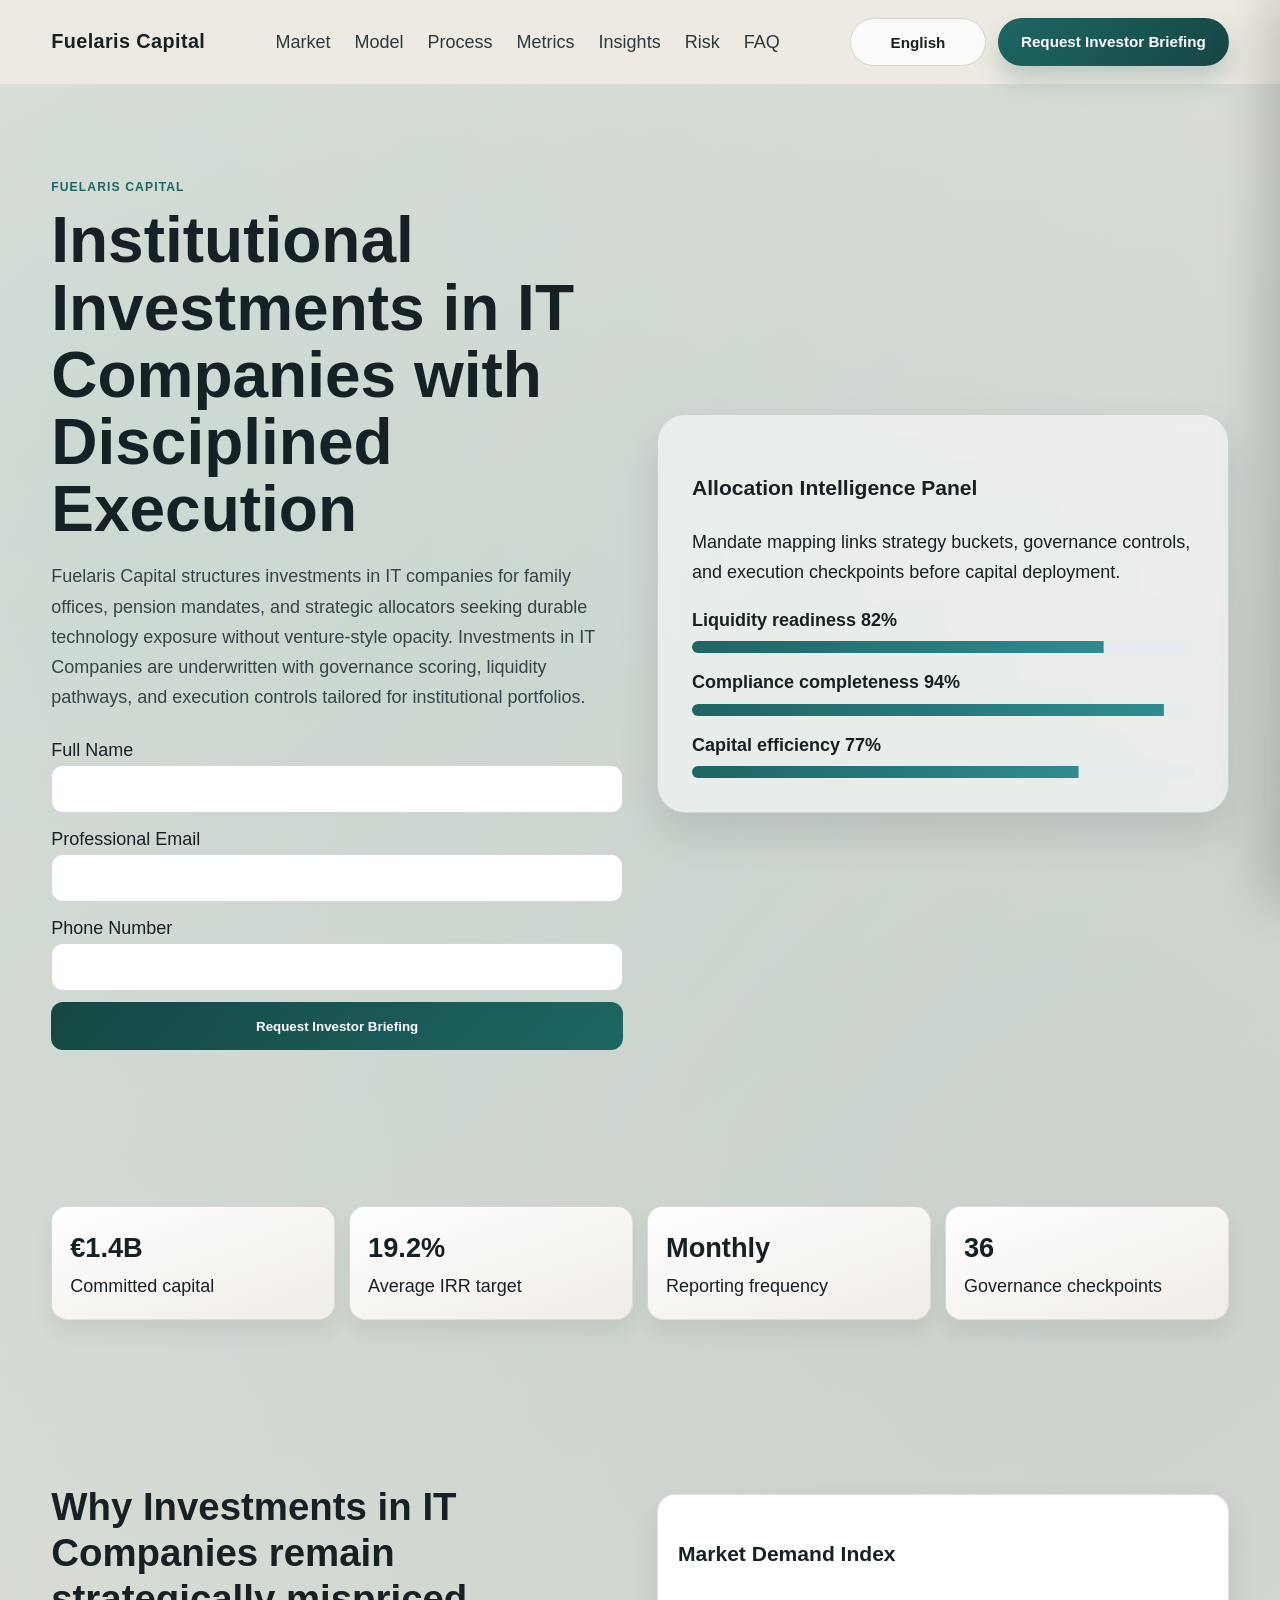
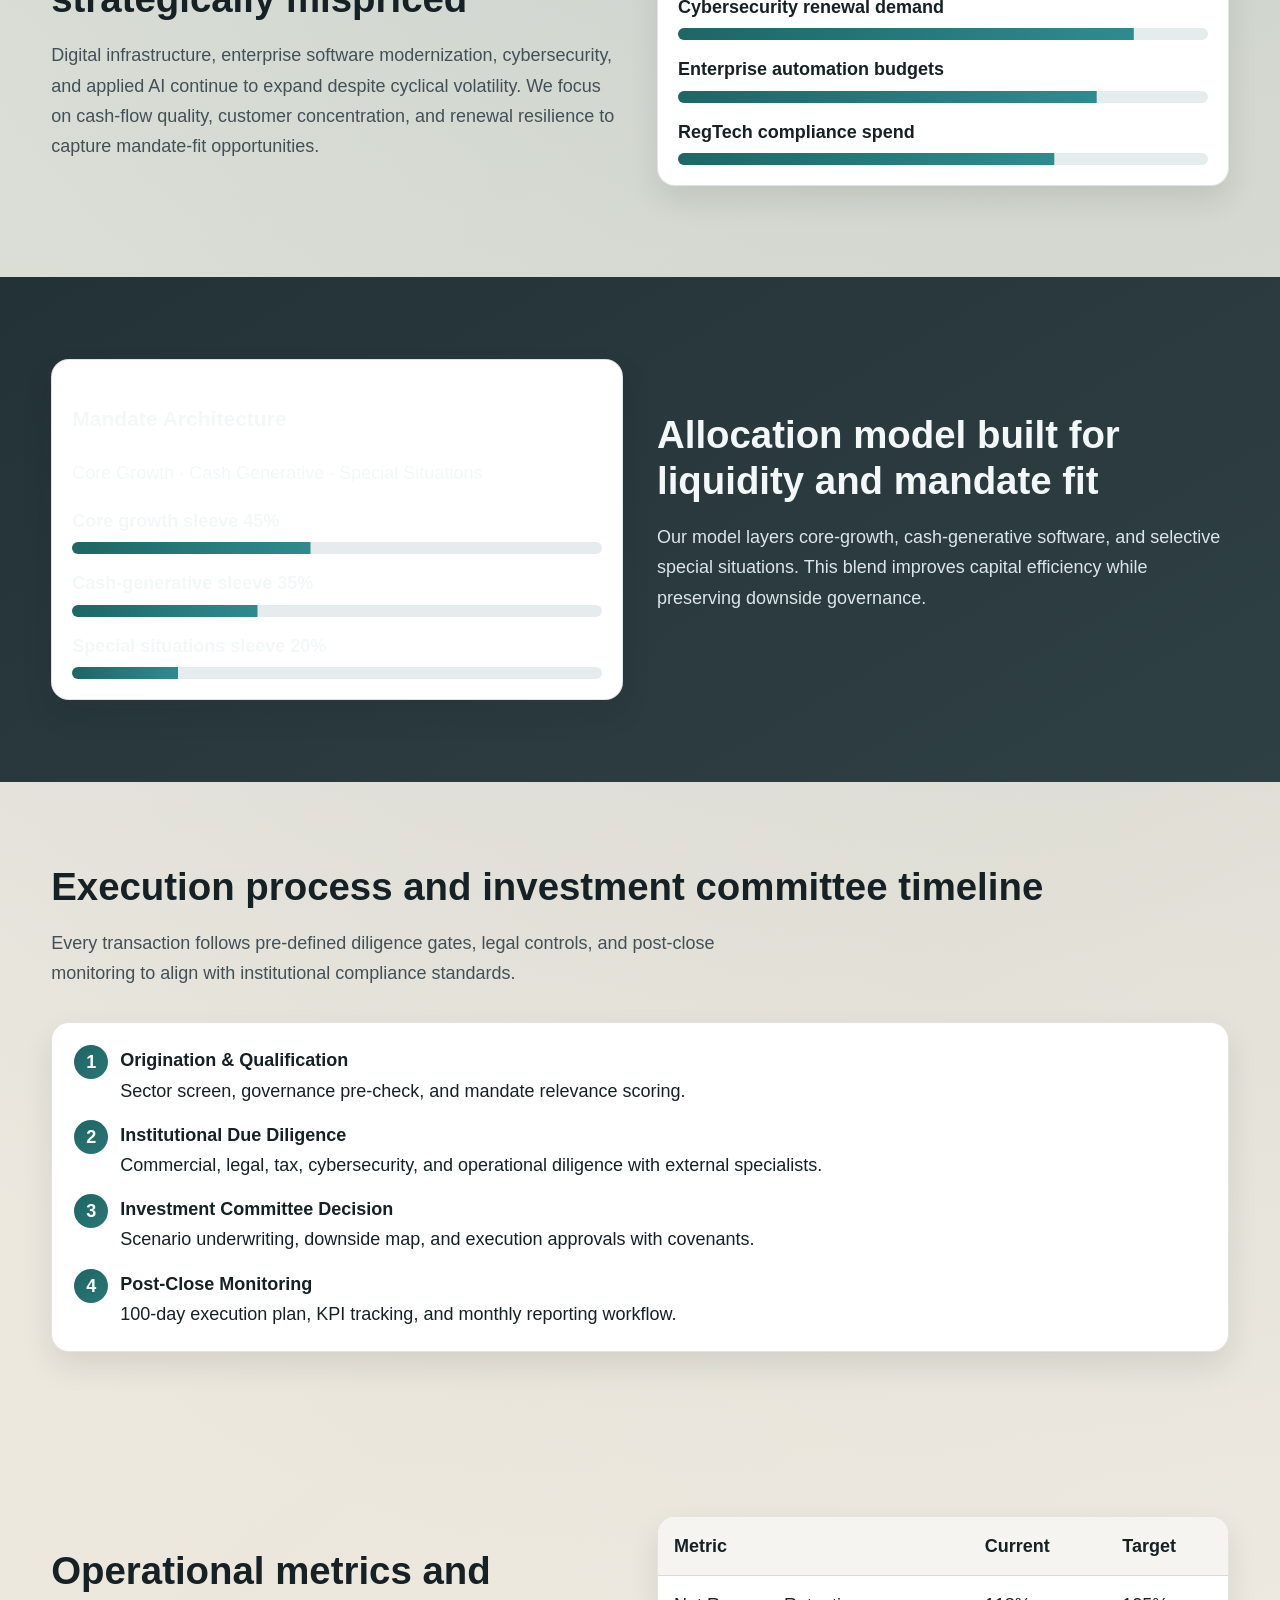
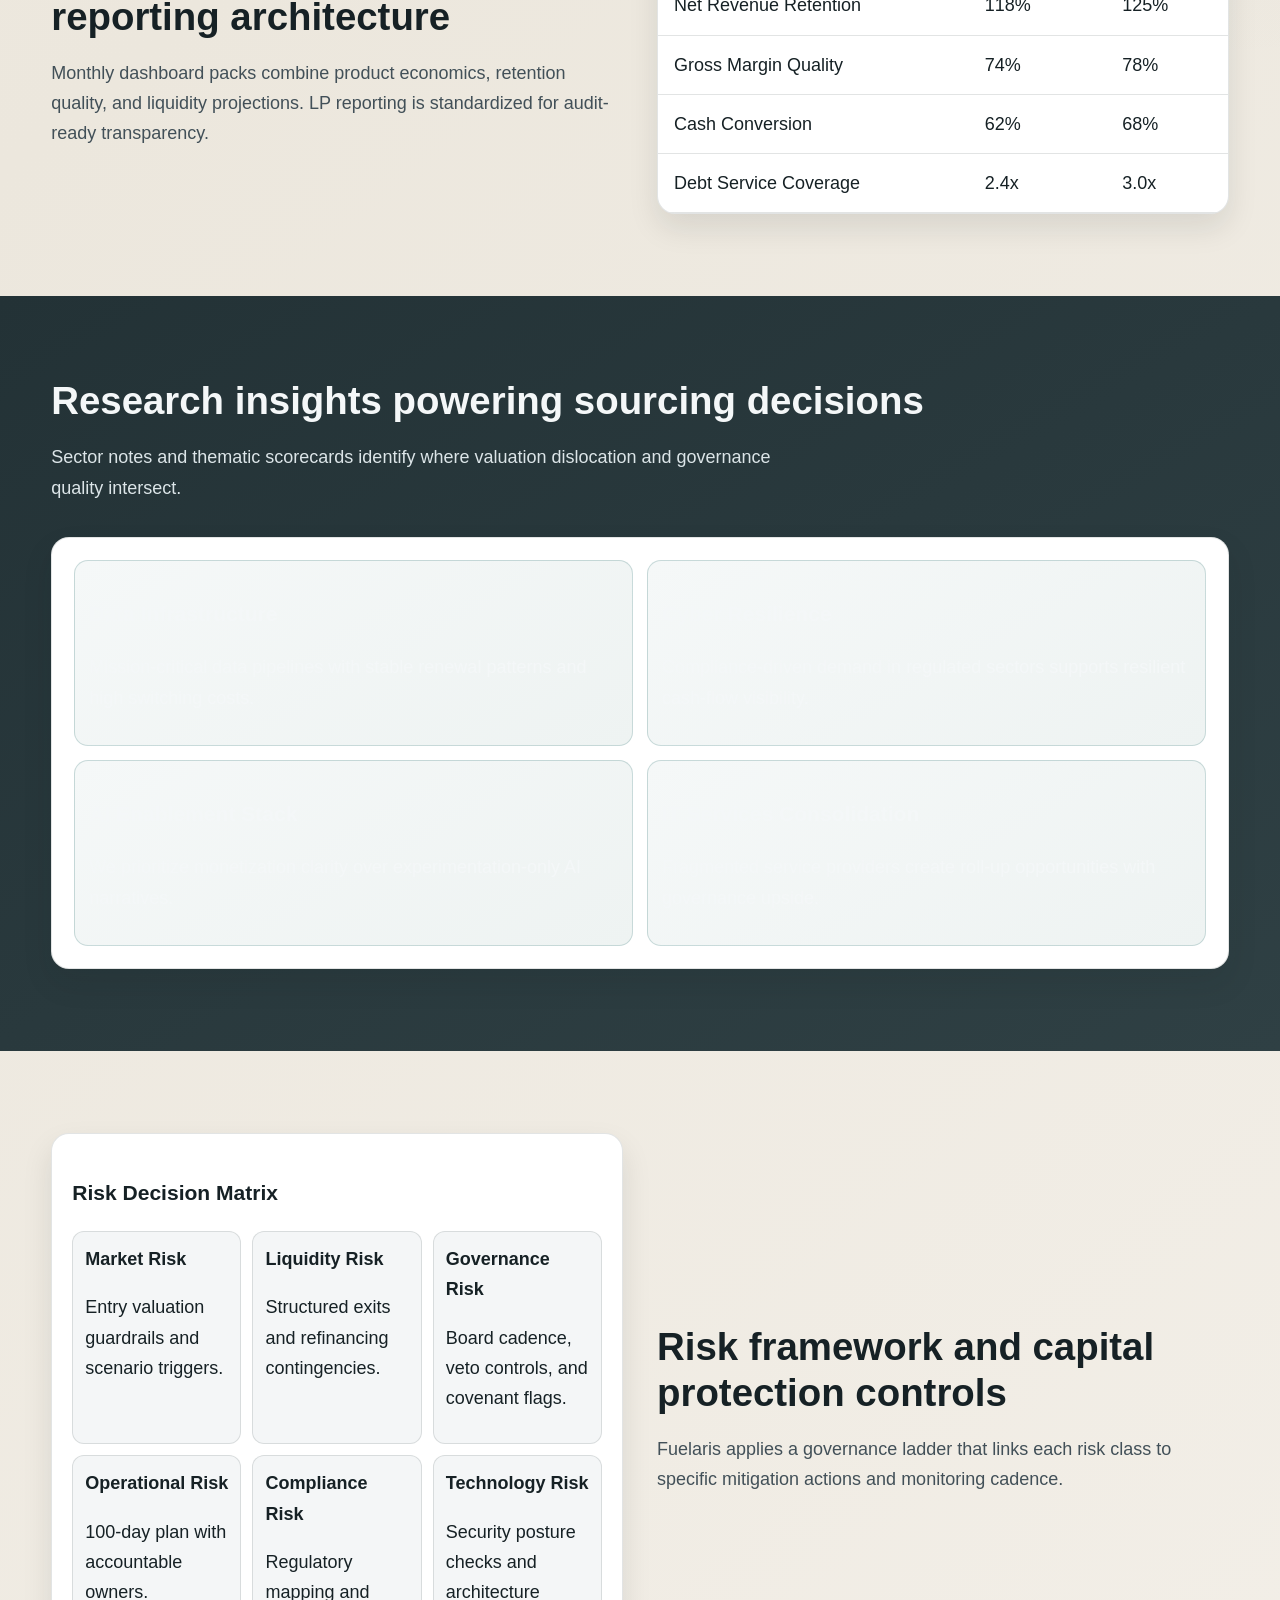
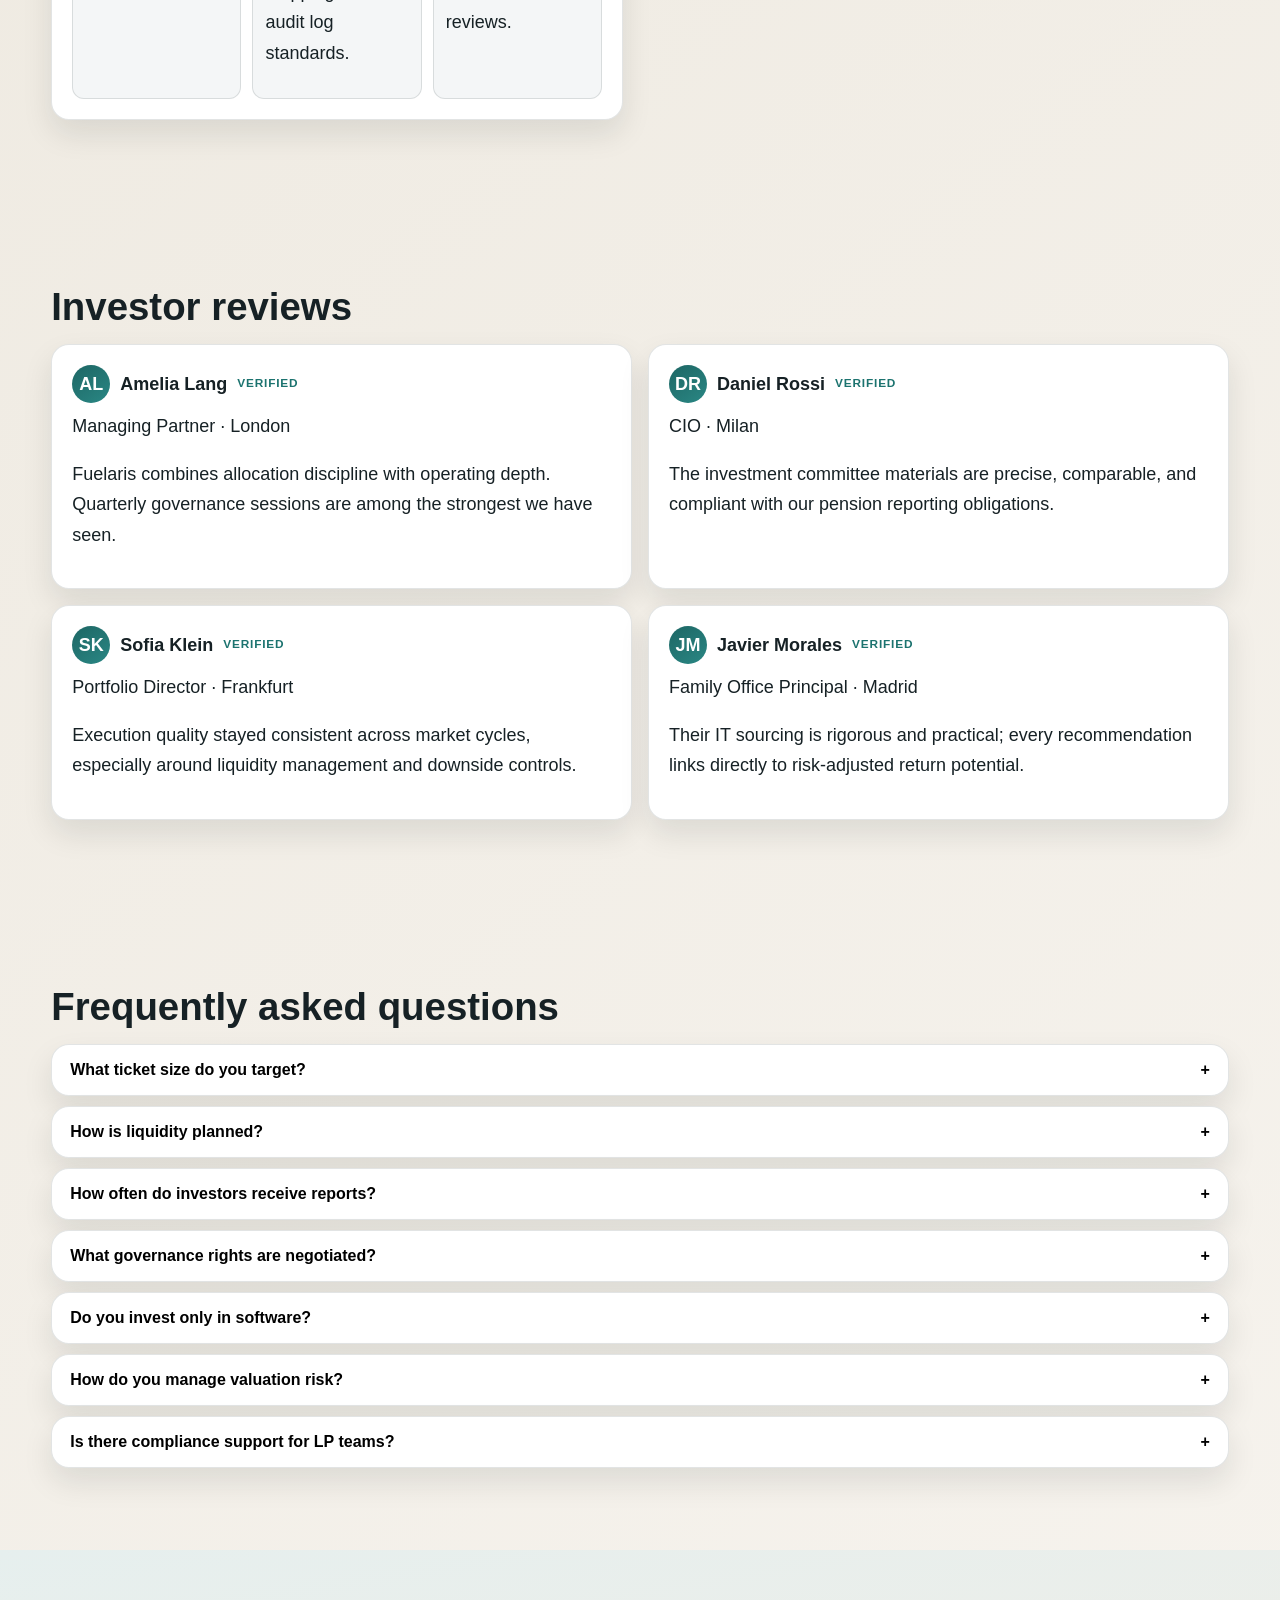
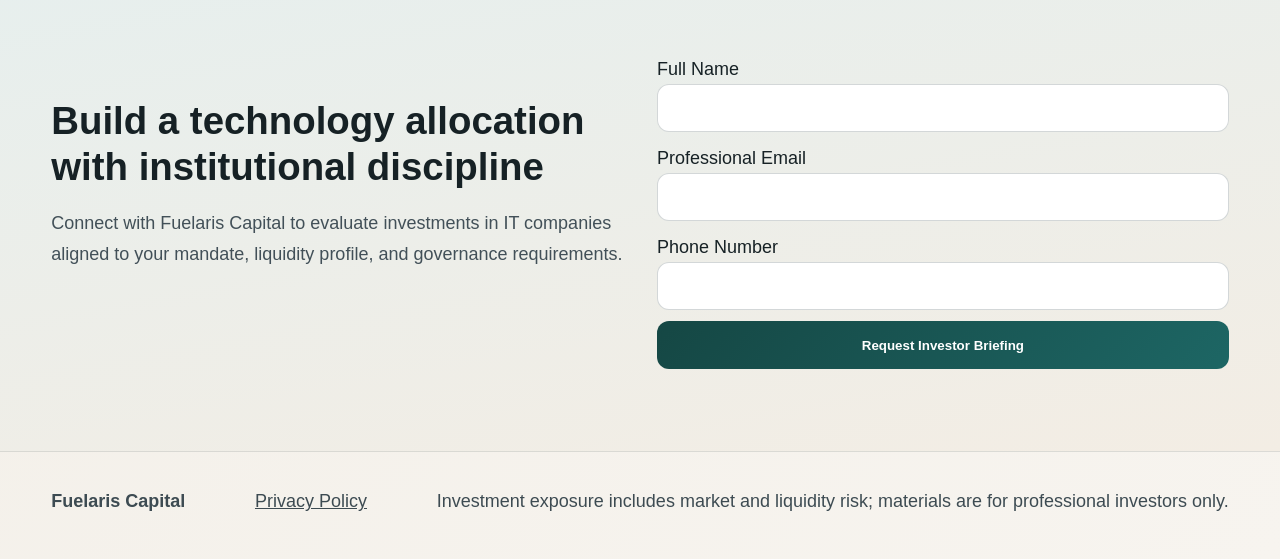
<file: index.html>
<!DOCTYPE html>
<html lang="en">
<head>
  <meta charset="UTF-8" />
  <meta name="viewport" content="width=device-width, initial-scale=1" />
  <title>Fuelaris Capital | Investments in IT Companies for Institutional Portfolios</title>
  <meta name="description" content="Fuelaris Capital provides institutional-grade investments in IT companies with disciplined governance, liquidity planning, and risk-adjusted execution." />
  <link rel="canonical" href="https://fuelariscapital.com/index.html" />
  <link rel="alternate" hreflang="en" href="https://fuelariscapital.com/index.html" />
  <link rel="alternate" hreflang="de" href="https://fuelariscapital.com/de/index.html" />
  <link rel="alternate" hreflang="fr" href="https://fuelariscapital.com/fr/index.html" />
  <link rel="alternate" hreflang="es" href="https://fuelariscapital.com/es/index.html" />
  <link rel="alternate" hreflang="it" href="https://fuelariscapital.com/it/index.html" />
  <meta property="og:title" content="Fuelaris Capital | Investments in IT Companies for Institutional Portfolios" />
  <meta property="og:description" content="Fuelaris Capital provides institutional-grade investments in IT companies with disciplined governance, liquidity planning, and risk-adjusted execution." />
  <meta property="og:type" content="website" />
  <meta property="og:url" content="https://fuelariscapital.com/index.html" />
  <meta name="twitter:card" content="summary_large_image" />
  <meta name="twitter:title" content="Fuelaris Capital | Investments in IT Companies for Institutional Portfolios" />
  <meta name="twitter:description" content="Fuelaris Capital provides institutional-grade investments in IT companies with disciplined governance, liquidity planning, and risk-adjusted execution." />
  <link rel="stylesheet" href="assets/style.css" />
  <script type="application/ld+json">{"@context":"https://schema.org","@graph":[{"@type":"Organization","name":"Fuelaris Capital","url":"https://fuelariscapital.com"},{"@type":"WebSite","name":"Fuelaris Capital","url":"https://fuelariscapital.com"},{"@type":"FAQPage","mainEntity":[{"@type":"Question","name":"What ticket size do you target?","acceptedAnswer":{"@type":"Answer","text":"Typical allocations range from €10M to €120M with co-investment sleeves for larger mandates."}}, {"@type":"Question","name":"How is liquidity planned?","acceptedAnswer":{"@type":"Answer","text":"Each deal includes a liquidity map across base, upside, and stress cases with quarterly revalidation."}}, {"@type":"Question","name":"How often do investors receive reports?","acceptedAnswer":{"@type":"Answer","text":"Institutional packs are distributed monthly, with deep-dive committee reviews every quarter."}}, {"@type":"Question","name":"What governance rights are negotiated?","acceptedAnswer":{"@type":"Answer","text":"Board observer or board seats, information rights, veto controls, and covenant-linked escalation paths."}}]},{"@type":"ItemList","itemListElement":[{"@type":"Review","author":{"@type":"Person","name":"Amelia Lang"},"reviewBody":"Fuelaris combines allocation discipline with operating depth. Quarterly governance sessions are among the strongest we have seen.","reviewRating":{"@type":"Rating","ratingValue":"5"}}, {"@type":"Review","author":{"@type":"Person","name":"Daniel Rossi"},"reviewBody":"The investment committee materials are precise, comparable, and compliant with our pension reporting obligations.","reviewRating":{"@type":"Rating","ratingValue":"5"}}]}]}</script>
</head>
<body>
  <header class="site-header">
    <div class="container header-row">
      <a class="brand" href="index.html">Fuelaris Capital</a>
      <nav class="nav-links" aria-label="Primary"><a href="#market">Market</a><a href="#model">Model</a><a href="#process">Process</a><a href="#metrics">Metrics</a><a href="#insights">Insights</a><a href="#risk">Risk</a><a href="#faq">FAQ</a></nav>
      <div class="header-actions">
        <div class="lang-wrap">
          <button class="lang-toggle" aria-expanded="false" aria-label="Select language">English</button>
          <div class="lang-menu"><a class="lang-item" href="index.html"><span class="flag-svg"><svg viewBox="0 0 60 30" xmlns="http://www.w3.org/2000/svg"><clipPath id="a"><path d="M0 0v30h60V0z"/></clipPath><clipPath id="b"><path d="M30 15h30v15zv15H0zH0V0zV0h60z"/></clipPath><g clip-path="url(#a)"><path d="M0 0v30h60V0z" fill="#012169"/><path d="m0 0 60 30m60 0L0 0" stroke="#fff" stroke-width="6"/><path d="m0 0 60 30m60 0L0 0" clip-path="url(#b)" stroke="#C8102E" stroke-width="4"/><path d="M30 0v30M0 15h60" stroke="#fff" stroke-width="10"/><path d="M30 0v30M0 15h60" stroke="#C8102E" stroke-width="6"/></g></svg></span>English</a><a class="lang-item" href="de/index.html"><span class="flag-svg"><svg viewBox="0 0 5 3" xmlns="http://www.w3.org/2000/svg"><rect width="5" height="3" fill="#ffce00"/><rect width="5" height="2" y="0" fill="#dd0000"/><rect width="5" height="1" y="0" fill="#000"/></svg></span>Deutsch</a><a class="lang-item" href="fr/index.html"><span class="flag-svg"><svg viewBox="0 0 3 2" xmlns="http://www.w3.org/2000/svg"><rect width="1" height="2" fill="#0055A4"/><rect width="1" height="2" x="1" fill="#fff"/><rect width="1" height="2" x="2" fill="#EF4135"/></svg></span>Français</a><a class="lang-item" href="es/index.html"><span class="flag-svg"><svg viewBox="0 0 6 4" xmlns="http://www.w3.org/2000/svg"><rect width="6" height="4" fill="#c60b1e"/><rect y="1" width="6" height="2" fill="#ffc400"/></svg></span>Español</a><a class="lang-item" href="it/index.html"><span class="flag-svg"><svg viewBox="0 0 3 2" xmlns="http://www.w3.org/2000/svg"><rect width="1" height="2" fill="#009246"/><rect width="1" height="2" x="1" fill="#fff"/><rect width="1" height="2" x="2" fill="#ce2b37"/></svg></span>Italiano</a></div>
        </div>
        <a class="cta-btn" href="#lead-final">Request Investor Briefing</a>
      </div>
      <button class="burger" aria-expanded="false" aria-label="Menu">☰</button>
    </div>
  </header>

  <div class="drawer-overlay"></div>
  <aside class="mobile-drawer" aria-label="Mobile navigation">
    <button class="drawer-close" type="button">✕</button>
    <nav class="nav-links" style="display:grid;gap:14px;"><a href="#market">Market</a><a href="#model">Model</a><a href="#process">Process</a><a href="#metrics">Metrics</a><a href="#insights">Insights</a><a href="#risk">Risk</a><a href="#faq">FAQ</a></nav>
    <div class="lang-wrap">
      <button class="lang-toggle" aria-expanded="false">English</button>
      <div class="lang-menu"><a class="lang-item" href="index.html"><span class="flag-svg"><svg viewBox="0 0 60 30" xmlns="http://www.w3.org/2000/svg"><clipPath id="a"><path d="M0 0v30h60V0z"/></clipPath><clipPath id="b"><path d="M30 15h30v15zv15H0zH0V0zV0h60z"/></clipPath><g clip-path="url(#a)"><path d="M0 0v30h60V0z" fill="#012169"/><path d="m0 0 60 30m60 0L0 0" stroke="#fff" stroke-width="6"/><path d="m0 0 60 30m60 0L0 0" clip-path="url(#b)" stroke="#C8102E" stroke-width="4"/><path d="M30 0v30M0 15h60" stroke="#fff" stroke-width="10"/><path d="M30 0v30M0 15h60" stroke="#C8102E" stroke-width="6"/></g></svg></span>English</a><a class="lang-item" href="de/index.html"><span class="flag-svg"><svg viewBox="0 0 5 3" xmlns="http://www.w3.org/2000/svg"><rect width="5" height="3" fill="#ffce00"/><rect width="5" height="2" y="0" fill="#dd0000"/><rect width="5" height="1" y="0" fill="#000"/></svg></span>Deutsch</a><a class="lang-item" href="fr/index.html"><span class="flag-svg"><svg viewBox="0 0 3 2" xmlns="http://www.w3.org/2000/svg"><rect width="1" height="2" fill="#0055A4"/><rect width="1" height="2" x="1" fill="#fff"/><rect width="1" height="2" x="2" fill="#EF4135"/></svg></span>Français</a><a class="lang-item" href="es/index.html"><span class="flag-svg"><svg viewBox="0 0 6 4" xmlns="http://www.w3.org/2000/svg"><rect width="6" height="4" fill="#c60b1e"/><rect y="1" width="6" height="2" fill="#ffc400"/></svg></span>Español</a><a class="lang-item" href="it/index.html"><span class="flag-svg"><svg viewBox="0 0 3 2" xmlns="http://www.w3.org/2000/svg"><rect width="1" height="2" fill="#009246"/><rect width="1" height="2" x="1" fill="#fff"/><rect width="1" height="2" x="2" fill="#ce2b37"/></svg></span>Italiano</a></div>
    </div>
    <a class="cta-btn" href="#lead-final">Request Investor Briefing</a>
  </aside>

  <main>
    <section class="hero">
      <div class="container grid-2">
        <div class="reveal">
          <div class="eyebrow">Fuelaris Capital</div>
          <h1>Institutional Investments in IT Companies with Disciplined Execution</h1>
          <p class="lead">Fuelaris Capital structures investments in IT companies for family offices, pension mandates, and strategic allocators seeking durable technology exposure without venture-style opacity. Investments in IT Companies are underwritten with governance scoring, liquidity pathways, and execution controls tailored for institutional portfolios.</p>
          <form class="lead-form" aria-label="Lead form hero">
            <label>Full Name<input type="text" required></label>
            <label>Professional Email<input type="email" required></label>
            <label>Phone Number<input type="tel" required></label>
            <button type="submit">Request Investor Briefing</button>
          </form>
        </div>
        <div class="hero-card reveal">
          <h3>Allocation Intelligence Panel</h3>
          <p>Mandate mapping links strategy buckets, governance controls, and execution checkpoints before capital deployment.</p>
          <div class="bar-group">
            <div class="bar-row"><span>Liquidity readiness 82%</span><div class="bar"><i style="--w:.82"></i></div></div>
            <div class="bar-row"><span>Compliance completeness 94%</span><div class="bar"><i style="--w:.94"></i></div></div>
            <div class="bar-row"><span>Capital efficiency 77%</span><div class="bar"><i style="--w:.77"></i></div></div>
          </div>
        </div>
      </div>
    </section>

    <section class="section">
      <div class="container kpi-strip reveal">
        <div class="kpi"><strong>€1.4B</strong>Committed capital</div>
        <div class="kpi"><strong>19.2%</strong>Average IRR target</div>
        <div class="kpi"><strong>Monthly</strong>Reporting frequency</div>
        <div class="kpi"><strong>36</strong>Governance checkpoints</div>
      </div>
    </section>

    <section id="market" class="section">
      <div class="container grid-2">
        <div class="reveal"><h2>Why Investments in IT Companies remain strategically mispriced</h2><p class="section-intro">Digital infrastructure, enterprise software modernization, cybersecurity, and applied AI continue to expand despite cyclical volatility. We focus on cash-flow quality, customer concentration, and renewal resilience to capture mandate-fit opportunities.</p></div>
        <div class="visual-card reveal" style="padding:20px;"><h3>Market Demand Index</h3><div class="bar-group"><div class="bar-row"><span>Cybersecurity renewal demand</span><div class="bar"><i style="--w:.86"></i></div></div><div class="bar-row"><span>Enterprise automation budgets</span><div class="bar"><i style="--w:.79"></i></div></div><div class="bar-row"><span>RegTech compliance spend</span><div class="bar"><i style="--w:.71"></i></div></div></div></div>
      </div>
    </section>

    <section id="model" class="section dark-section">
      <div class="container grid-2">
        <div class="compare-panel reveal" style="padding:20px;"><h3>Mandate Architecture</h3><p>Core Growth · Cash Generative · Special Situations</p><div class="bar-group"><div class="bar-row"><span>Core growth sleeve 45%</span><div class="bar"><i style="--w:.45"></i></div></div><div class="bar-row"><span>Cash-generative sleeve 35%</span><div class="bar"><i style="--w:.35"></i></div></div><div class="bar-row"><span>Special situations sleeve 20%</span><div class="bar"><i style="--w:.20"></i></div></div></div></div>
        <div class="reveal"><h2>Allocation model built for liquidity and mandate fit</h2><p class="section-intro">Our model layers core-growth, cash-generative software, and selective special situations. This blend improves capital efficiency while preserving downside governance.</p></div>
      </div>
    </section>

    <section id="process" class="section">
      <div class="container">
        <h2>Execution process and investment committee timeline</h2><p class="section-intro">Every transaction follows pre-defined diligence gates, legal controls, and post-close monitoring to align with institutional compliance standards.</p>
        <div class="timeline reveal">
          <div class="step"><b>1</b><div><strong>Origination & Qualification</strong><div>Sector screen, governance pre-check, and mandate relevance scoring.</div></div></div>
          <div class="step"><b>2</b><div><strong>Institutional Due Diligence</strong><div>Commercial, legal, tax, cybersecurity, and operational diligence with external specialists.</div></div></div>
          <div class="step"><b>3</b><div><strong>Investment Committee Decision</strong><div>Scenario underwriting, downside map, and execution approvals with covenants.</div></div></div>
          <div class="step"><b>4</b><div><strong>Post-Close Monitoring</strong><div>100-day execution plan, KPI tracking, and monthly reporting workflow.</div></div></div>
        </div>
      </div>
    </section>

    <section id="metrics" class="section">
      <div class="container grid-2">
        <div class="reveal"><h2>Operational metrics and reporting architecture</h2><p class="section-intro">Monthly dashboard packs combine product economics, retention quality, and liquidity projections. LP reporting is standardized for audit-ready transparency.</p></div>
        <div class="metric-table reveal"><table><thead><tr><th>Metric</th><th>Current</th><th>Target</th></tr></thead><tbody><tr><td>Net Revenue Retention</td><td>118%</td><td>125%</td></tr><tr><td>Gross Margin Quality</td><td>74%</td><td>78%</td></tr><tr><td>Cash Conversion</td><td>62%</td><td>68%</td></tr><tr><td>Debt Service Coverage</td><td>2.4x</td><td>3.0x</td></tr></tbody></table></div>
      </div>
    </section>

    <section id="insights" class="section dark-section">
      <div class="container">
        <h2>Research insights powering sourcing decisions</h2><p class="section-intro">Sector notes and thematic scorecards identify where valuation dislocation and governance quality intersect.</p>
        <div class="insight-grid reveal">
          <article class="insight"><h3>Data Infrastructure</h3><p>Mission-critical data pipelines with stable renewal patterns and high switching costs.</p></article>
          <article class="insight"><h3>Cyber Resilience</h3><p>Compliance-driven demand in regulated sectors supports resilient cash-flow visibility.</p></article>
          <article class="insight"><h3>AI Enablement Stack</h3><p>We prioritize monetization clarity over experimentation-only AI narratives.</p></article>
          <article class="insight"><h3>IT Services Consolidation</h3><p>Fragmented service providers create roll-up opportunities with governance upside.</p></article>
        </div>
      </div>
    </section>

    <section id="risk" class="section">
      <div class="container grid-2">
        <div class="risk-matrix reveal"><h3>Risk Decision Matrix</h3><div class="matrix"><div><strong>Market Risk</strong><p>Entry valuation guardrails and scenario triggers.</p></div><div><strong>Liquidity Risk</strong><p>Structured exits and refinancing contingencies.</p></div><div><strong>Governance Risk</strong><p>Board cadence, veto controls, and covenant flags.</p></div><div><strong>Operational Risk</strong><p>100-day plan with accountable owners.</p></div><div><strong>Compliance Risk</strong><p>Regulatory mapping and audit log standards.</p></div><div><strong>Technology Risk</strong><p>Security posture checks and architecture reviews.</p></div></div></div>
        <div class="reveal"><h2>Risk framework and capital protection controls</h2><p class="section-intro">Fuelaris applies a governance ladder that links each risk class to specific mitigation actions and monitoring cadence.</p></div>
      </div>
    </section>

    <section class="section">
      <div class="container">
        <h2>Investor reviews</h2>
        <div class="reviews"><article class="review-card reveal"><div class="review-head"><span class="avatar">AL</span><strong>Amelia Lang</strong><span class="verified">VERIFIED</span></div><div>Managing Partner · London</div><p>Fuelaris combines allocation discipline with operating depth. Quarterly governance sessions are among the strongest we have seen.</p></article><article class="review-card reveal"><div class="review-head"><span class="avatar">DR</span><strong>Daniel Rossi</strong><span class="verified">VERIFIED</span></div><div>CIO · Milan</div><p>The investment committee materials are precise, comparable, and compliant with our pension reporting obligations.</p></article><article class="review-card reveal"><div class="review-head"><span class="avatar">SK</span><strong>Sofia Klein</strong><span class="verified">VERIFIED</span></div><div>Portfolio Director · Frankfurt</div><p>Execution quality stayed consistent across market cycles, especially around liquidity management and downside controls.</p></article><article class="review-card reveal"><div class="review-head"><span class="avatar">JM</span><strong>Javier Morales</strong><span class="verified">VERIFIED</span></div><div>Family Office Principal · Madrid</div><p>Their IT sourcing is rigorous and practical; every recommendation links directly to risk-adjusted return potential.</p></article></div>
      </div>
    </section>

    <section id="faq" class="section">
      <div class="container">
        <h2>Frequently asked questions</h2>
        <div class="faq-list"><div class="faq-item reveal"><button class="faq-q" type="button">What ticket size do you target?<span>+</span></button><div class="faq-answer">Typical allocations range from €10M to €120M with co-investment sleeves for larger mandates.</div></div><div class="faq-item reveal"><button class="faq-q" type="button">How is liquidity planned?<span>+</span></button><div class="faq-answer">Each deal includes a liquidity map across base, upside, and stress cases with quarterly revalidation.</div></div><div class="faq-item reveal"><button class="faq-q" type="button">How often do investors receive reports?<span>+</span></button><div class="faq-answer">Institutional packs are distributed monthly, with deep-dive committee reviews every quarter.</div></div><div class="faq-item reveal"><button class="faq-q" type="button">What governance rights are negotiated?<span>+</span></button><div class="faq-answer">Board observer or board seats, information rights, veto controls, and covenant-linked escalation paths.</div></div><div class="faq-item reveal"><button class="faq-q" type="button">Do you invest only in software?<span>+</span></button><div class="faq-answer">No. We invest across software, data infrastructure, cybersecurity, and critical IT services.</div></div><div class="faq-item reveal"><button class="faq-q" type="button">How do you manage valuation risk?<span>+</span></button><div class="faq-answer">We combine entry discipline, scenario-based underwriting, and staged capital deployment.</div></div><div class="faq-item reveal"><button class="faq-q" type="button">Is there compliance support for LP teams?<span>+</span></button><div class="faq-answer">Yes, we provide audit-ready documentation and standardized reporting aligned to LP compliance requirements.</div></div></div>
      </div>
    </section>

    <section id="lead-final" class="section final-cta">
      <div class="container grid-2">
        <div class="reveal"><h2>Build a technology allocation with institutional discipline</h2><p class="section-intro">Connect with Fuelaris Capital to evaluate investments in IT companies aligned to your mandate, liquidity profile, and governance requirements.</p></div>
        <form class="lead-form reveal" aria-label="Lead form final">
          <label>Full Name<input type="text" required></label>
          <label>Professional Email<input type="email" required></label>
          <label>Phone Number<input type="tel" required></label>
          <button type="submit">Request Investor Briefing</button>
        </form>
      </div>
    </section>
  </main>

  <footer>
    <div class="container footer-row">
      <strong>Fuelaris Capital</strong>
      <a href="#" class="privacy-link" data-open-privacy>Privacy Policy</a>
      <span>Investment exposure includes market and liquidity risk; materials are for professional investors only.</span>
    </div>
  </footer>

  <div class="modal" role="dialog" aria-modal="true" aria-label="Privacy Policy">
    <div class="modal-box">
      <div class="modal-header"><strong>Privacy Policy</strong> <button class="modal-close-x" style="float:right;" data-close-modal aria-label="Close">✕</button></div>
      <div class="modal-scroll modal-content"><h4>Introduction</h4><p>Fuelaris Capital processes personal data only for investor communication, onboarding, and regulatory obligations.</p><h4>Data collection</h4><p>We collect contact details, communication history, mandate preferences, and professional verification data.</p><h4>Legal basis</h4><p>Processing is based on legitimate interest, contractual necessity, and applicable financial regulations.</p><h4>Cookies</h4><p>Essential cookies support secure sessions; analytics cookies are limited and non-invasive.</p><h4>Retention</h4><p>Data is retained only for legally required periods and then securely deleted or anonymized.</p><h4>Third-party sharing</h4><p>We share data with regulated service providers, auditors, and legal advisers under strict controls.</p><h4>Security</h4><p>Encryption, access segmentation, and continuous monitoring protect systems and investor records.</p><h4>User rights</h4><p>You may request access, correction, portability, restriction, or deletion where legally permissible.</p><h4>International transfers</h4><p>Cross-border transfers rely on contractual safeguards and jurisdictional adequacy mechanisms.</p><h4>Industry risk disclosure</h4><p>Investment communications may include forward-looking statements and market risk scenarios.</p><h4>Contact</h4><p>For privacy requests, contact: privacy@fuelariscapital.com</p></div>
      <div class="modal-footer"><button class="modal-close-btn" data-close-modal>Close</button></div>
    </div>
  </div>
  <script src="assets/app.js" defer></script>
</body>
</html>
</file>
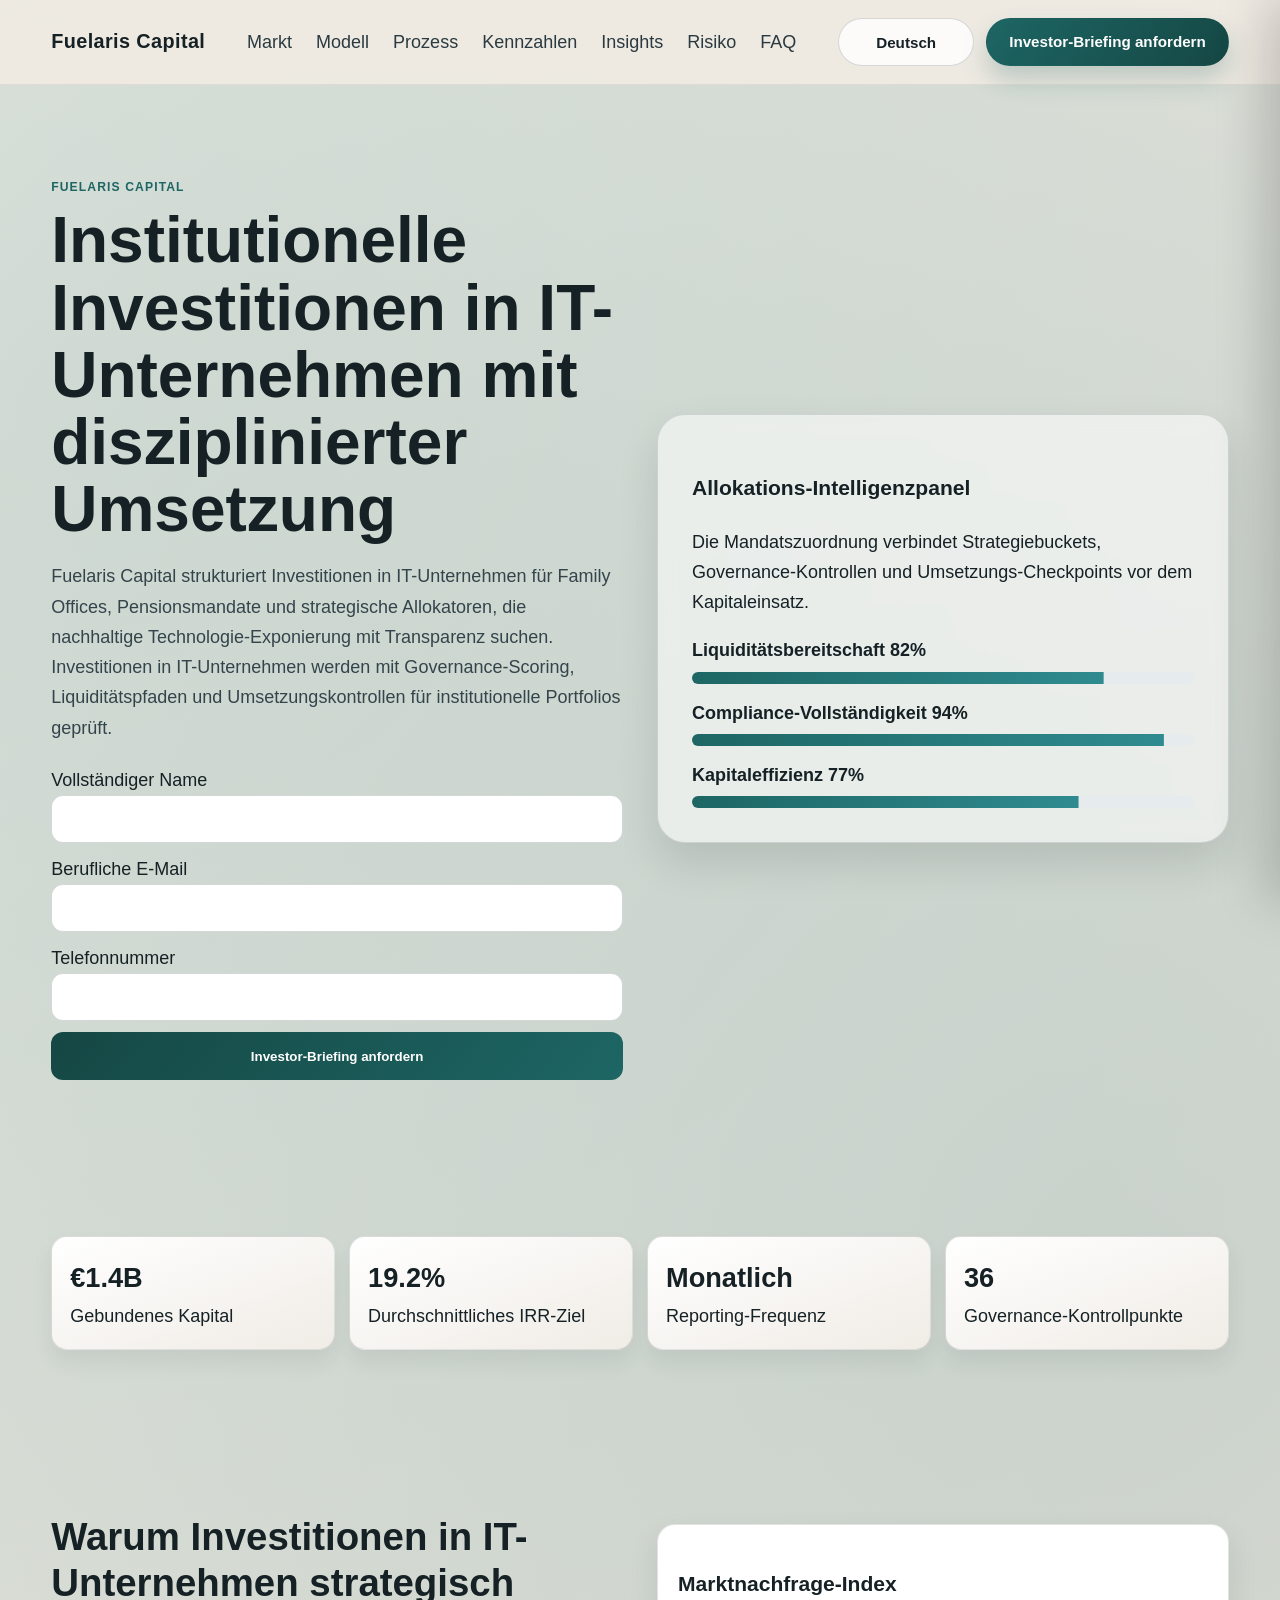
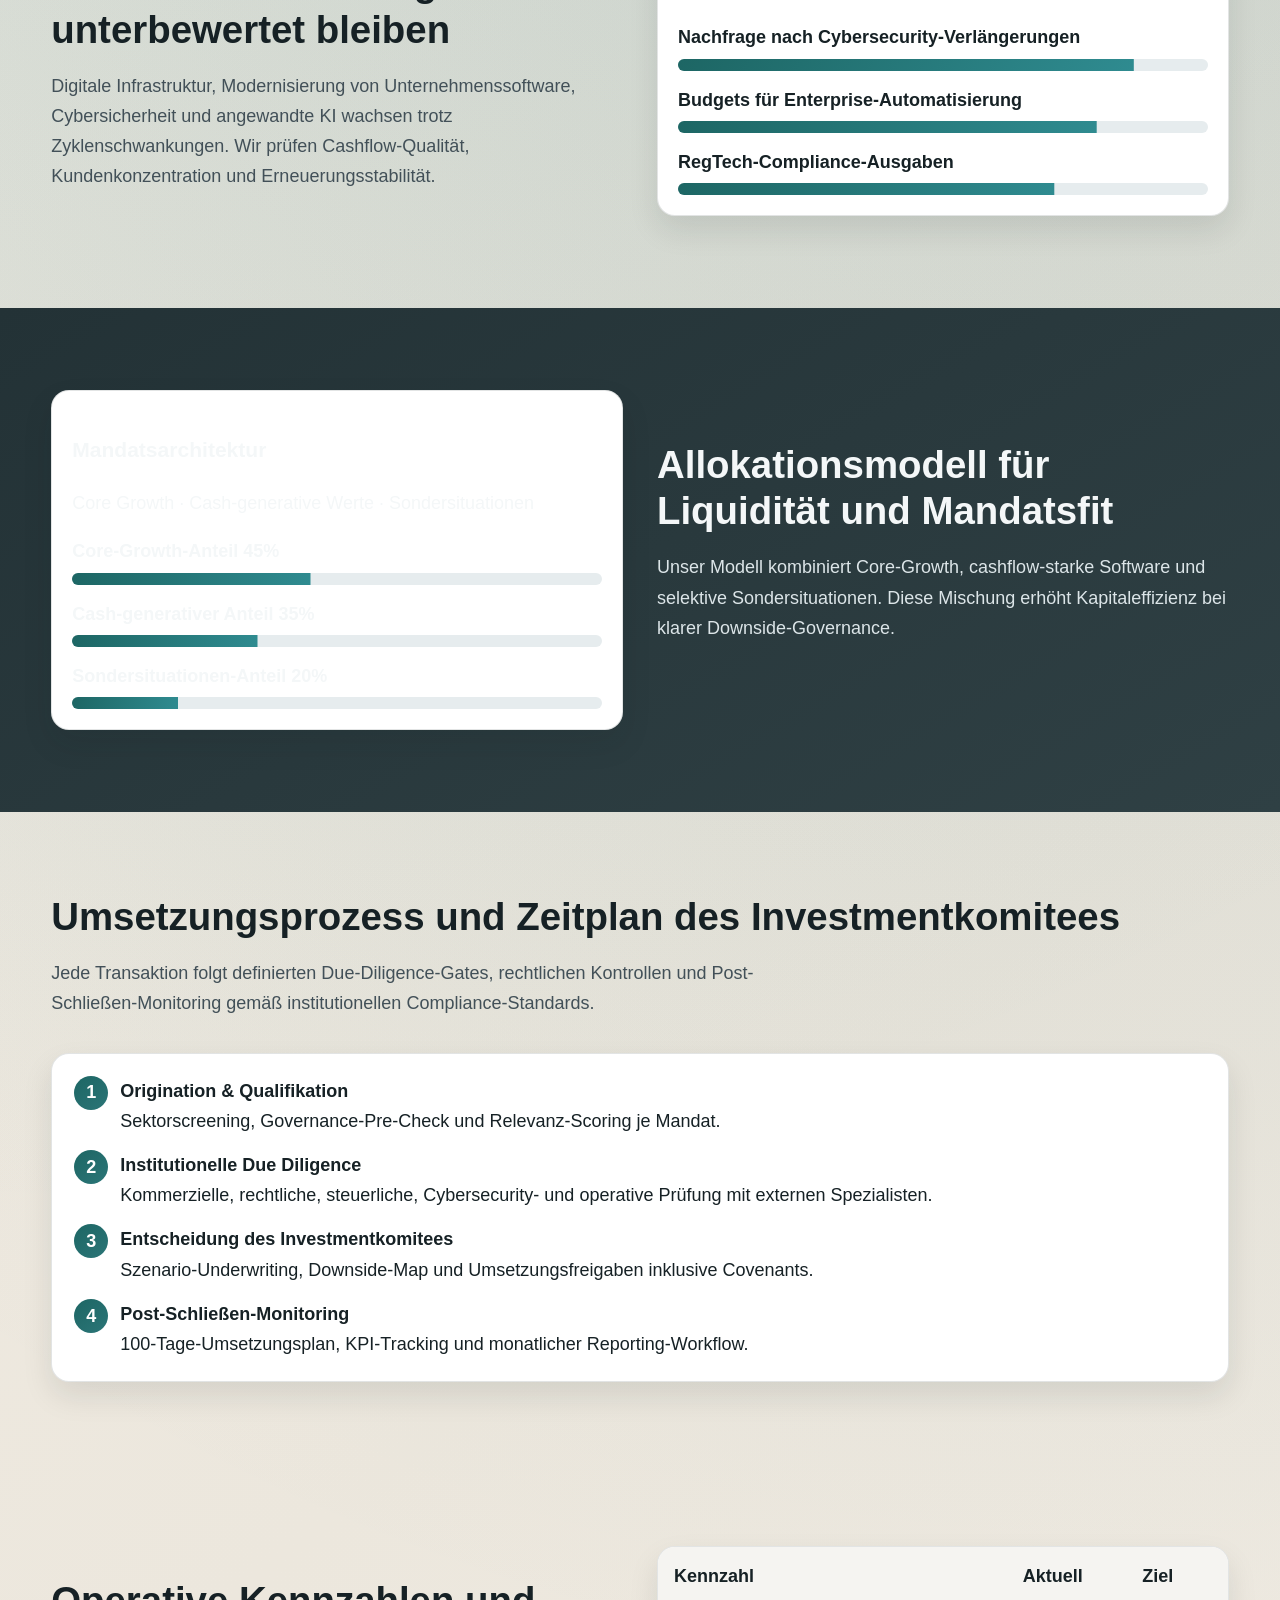
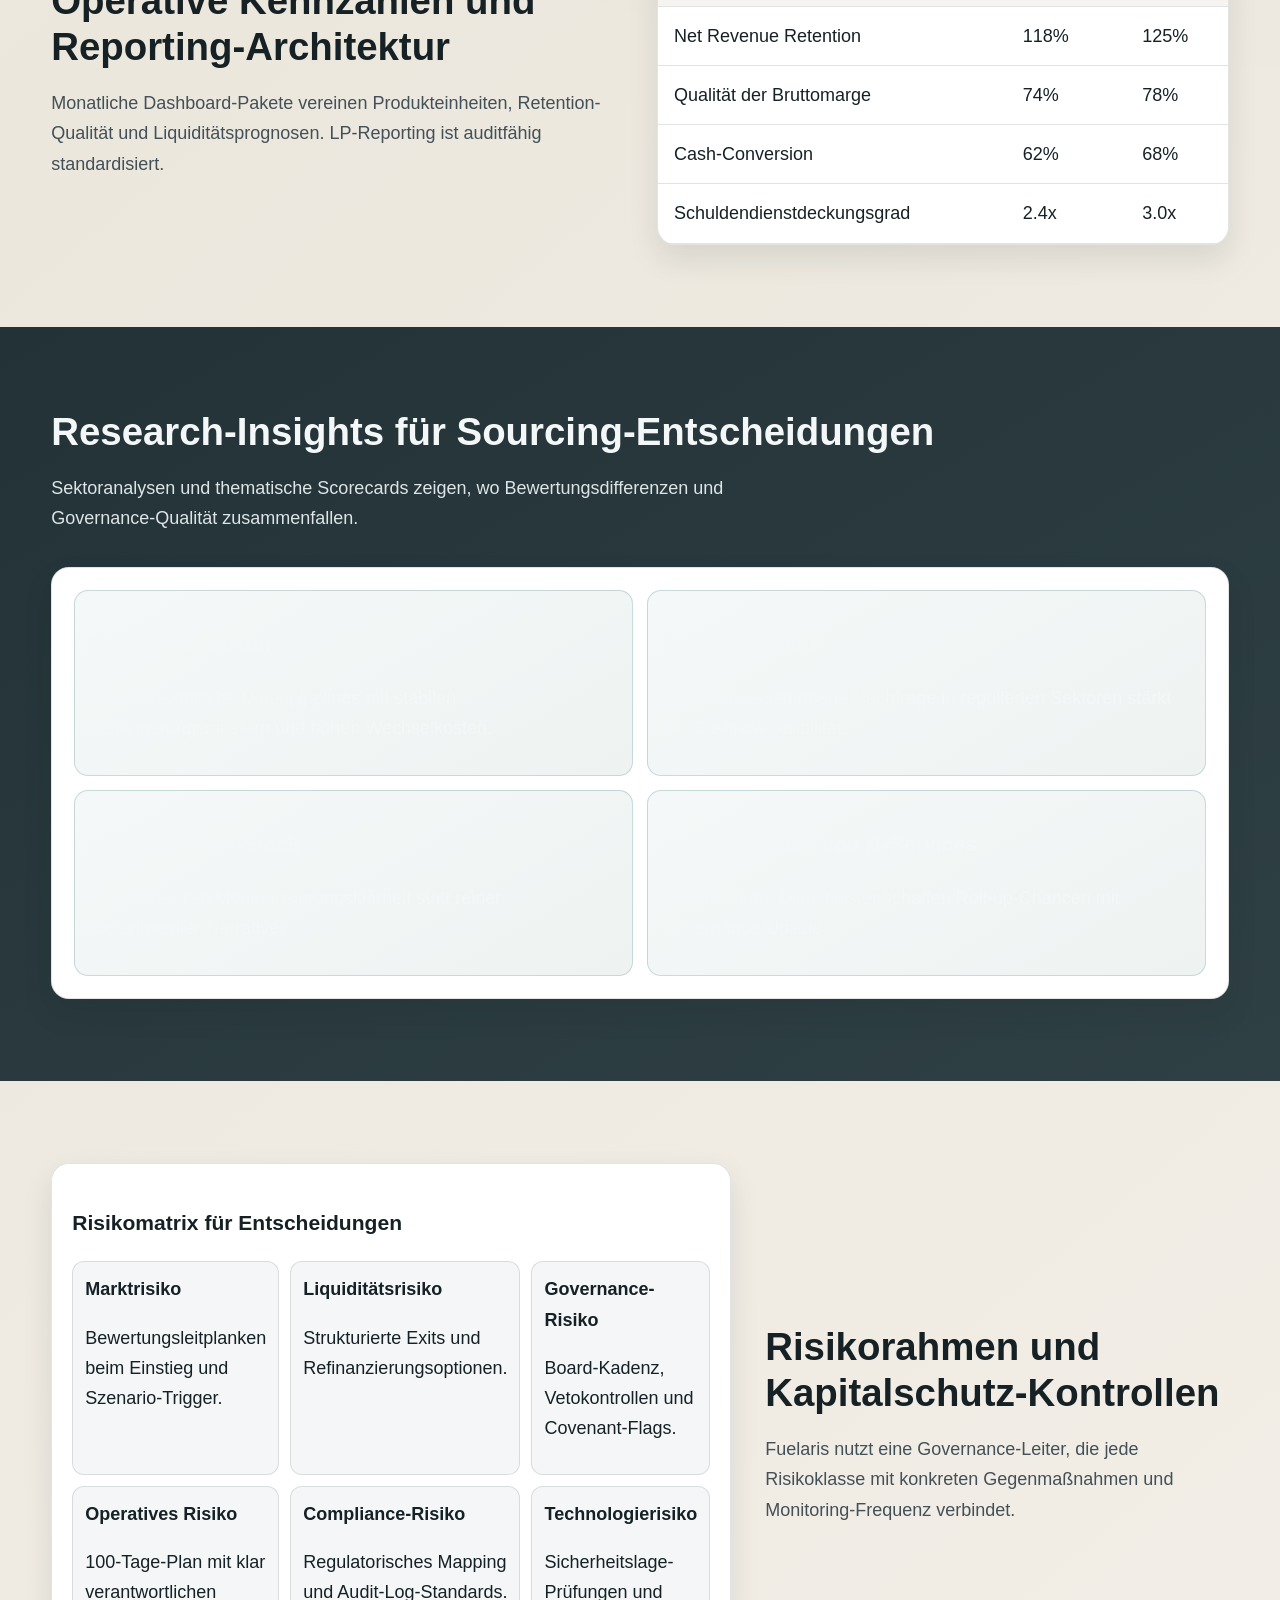
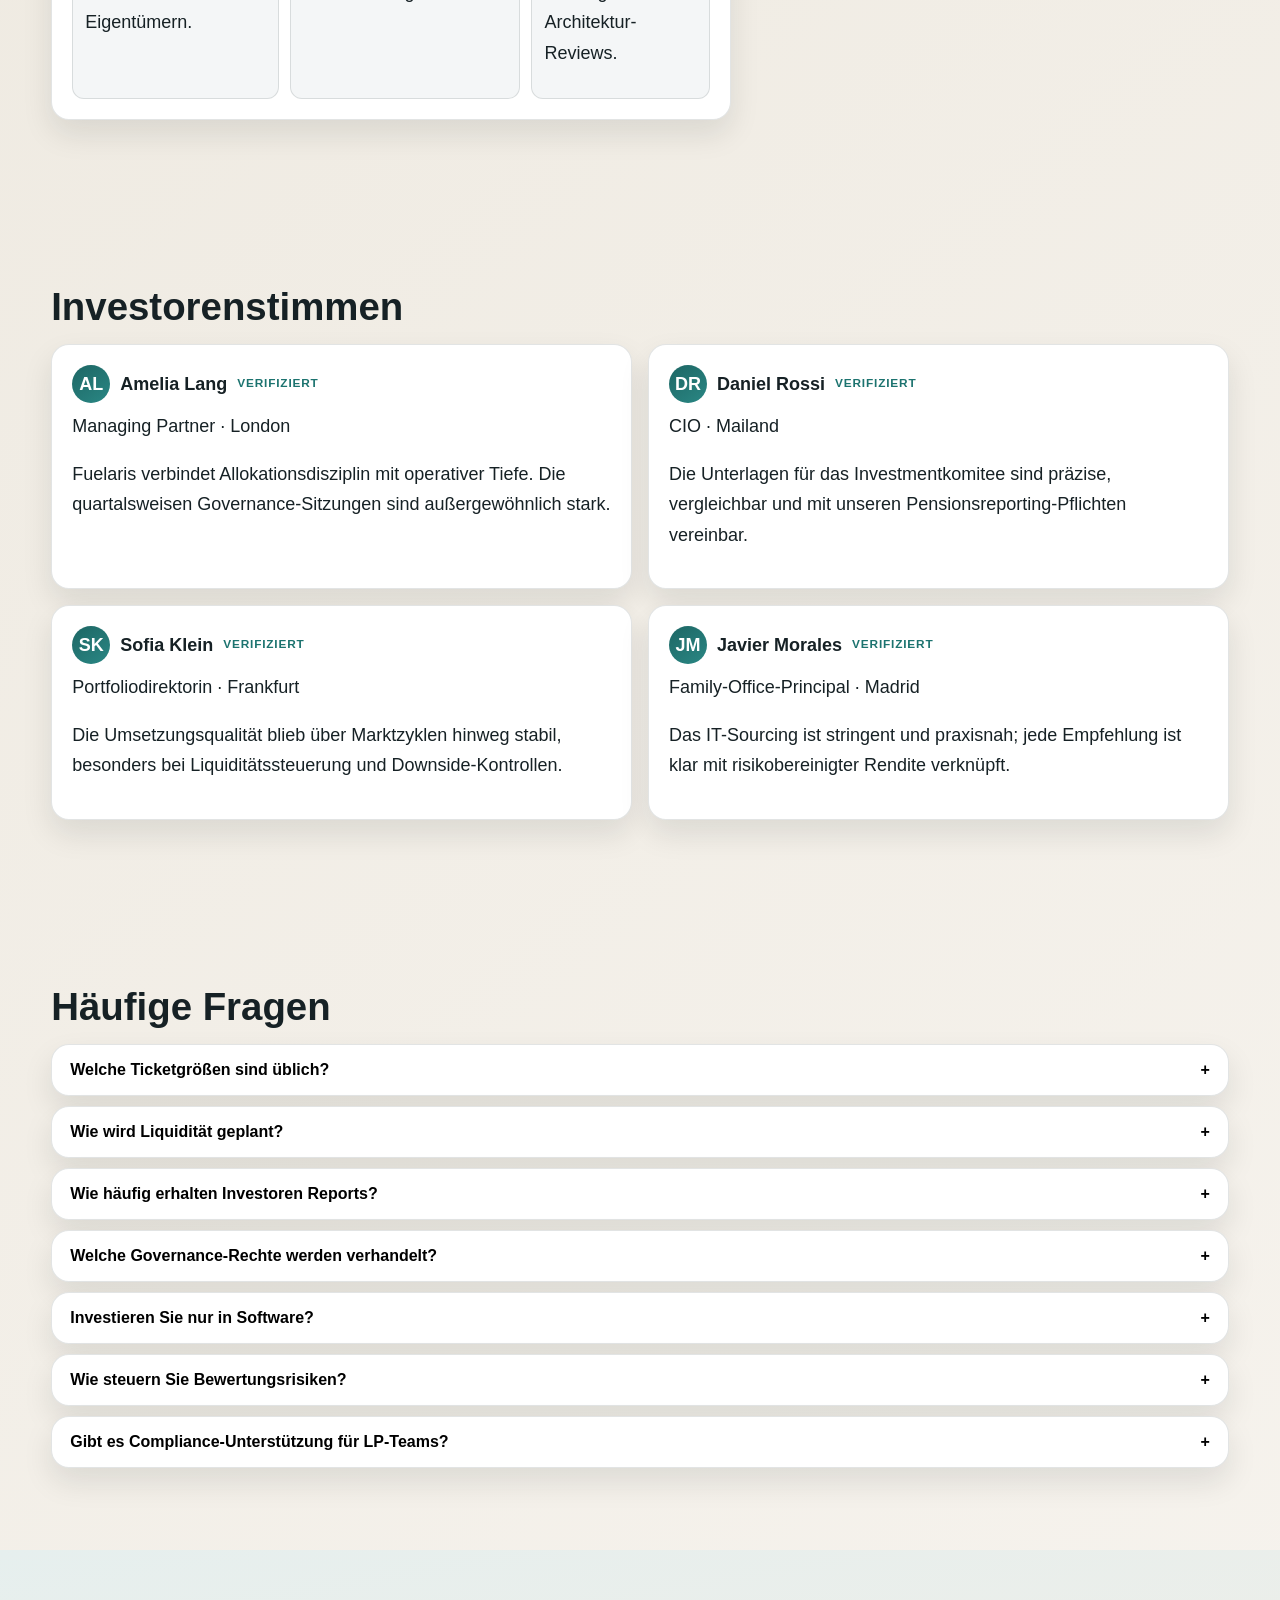
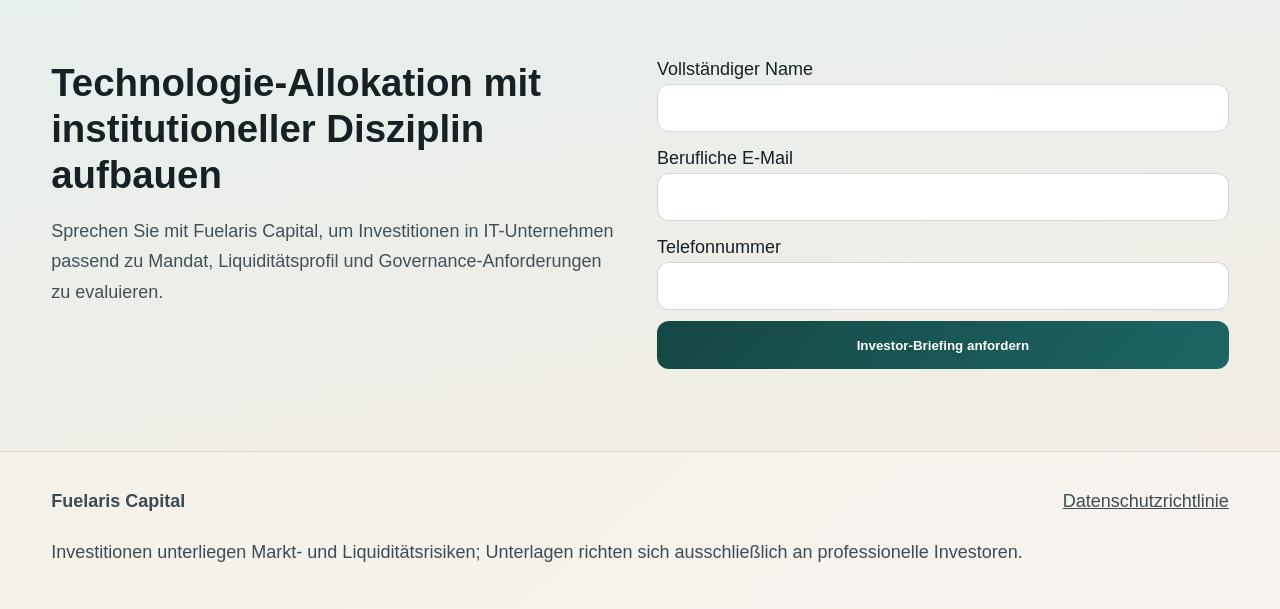
<file: de/index.html>
<!DOCTYPE html>
<html lang="de">
<head>
  <meta charset="UTF-8" />
  <meta name="viewport" content="width=device-width, initial-scale=1" />
  <title>Fuelaris Capital | Institutionelle Investitionen in IT-Unternehmen</title>
  <meta name="description" content="Fuelaris Capital bietet institutionelle Investitionen in IT-Unternehmen mit Governance, Liquiditätsplanung und risikobereinigter Umsetzung." />
  <link rel="canonical" href="https://fuelariscapital.com/de/index.html" />
  <link rel="alternate" hreflang="en" href="https://fuelariscapital.com/index.html" />
  <link rel="alternate" hreflang="de" href="https://fuelariscapital.com/de/index.html" />
  <link rel="alternate" hreflang="fr" href="https://fuelariscapital.com/fr/index.html" />
  <link rel="alternate" hreflang="es" href="https://fuelariscapital.com/es/index.html" />
  <link rel="alternate" hreflang="it" href="https://fuelariscapital.com/it/index.html" />
  <meta property="og:title" content="Fuelaris Capital | Institutionelle Investitionen in IT-Unternehmen" />
  <meta property="og:description" content="Fuelaris Capital bietet institutionelle Investitionen in IT-Unternehmen mit Governance, Liquiditätsplanung und risikobereinigter Umsetzung." />
  <meta property="og:type" content="website" />
  <meta property="og:url" content="https://fuelariscapital.com/de/index.html" />
  <meta name="twitter:card" content="summary_large_image" />
  <meta name="twitter:title" content="Fuelaris Capital | Institutionelle Investitionen in IT-Unternehmen" />
  <meta name="twitter:description" content="Fuelaris Capital bietet institutionelle Investitionen in IT-Unternehmen mit Governance, Liquiditätsplanung und risikobereinigter Umsetzung." />
  <link rel="stylesheet" href="../assets/style.css" />
  <script type="application/ld+json">{"@context":"https://schema.org","@graph":[{"@type":"Organization","name":"Fuelaris Capital","url":"https://fuelariscapital.com"},{"@type":"WebSite","name":"Fuelaris Capital","url":"https://fuelariscapital.com"},{"@type":"FAQPage","mainEntity":[{"@type":"Question","name":"Welche Ticketgrößen sind üblich?","acceptedAnswer":{"@type":"Answer","text":"Typische Allokationen liegen zwischen 10 Mio. € und 120 Mio. €, mit Co-Investment-Sleeves für größere Mandate."}}, {"@type":"Question","name":"Wie wird Liquidität geplant?","acceptedAnswer":{"@type":"Answer","text":"Jede Transaktion enthält eine Liquiditätskarte für Basis-, Upside- und Stressszenarien mit quartalsweiser Aktualisierung."}}, {"@type":"Question","name":"Wie häufig erhalten Investoren Reports?","acceptedAnswer":{"@type":"Answer","text":"Institutionelle Reports werden monatlich geliefert, ergänzt durch vertiefte Komitee-Reviews je Quartal."}}, {"@type":"Question","name":"Welche Governance-Rechte werden verhandelt?","acceptedAnswer":{"@type":"Answer","text":"Board-Observer oder Board-Sitze, Informationsrechte, Vetokontrollen und covenant-basierte Eskalationspfade."}}]},{"@type":"ItemList","itemListElement":[{"@type":"Review","author":{"@type":"Person","name":"Amelia Lang"},"reviewBody":"Fuelaris verbindet Allokationsdisziplin mit operativer Tiefe. Die quartalsweisen Governance-Sitzungen sind außergewöhnlich stark.","reviewRating":{"@type":"Rating","ratingValue":"5"}}, {"@type":"Review","author":{"@type":"Person","name":"Daniel Rossi"},"reviewBody":"Die Unterlagen für das Investmentkomitee sind präzise, vergleichbar und mit unseren Pensionsreporting-Pflichten vereinbar.","reviewRating":{"@type":"Rating","ratingValue":"5"}}]}]}</script>
</head>
<body>
  <header class="site-header">
    <div class="container header-row">
      <a class="brand" href="../index.html">Fuelaris Capital</a>
      <nav class="nav-links" aria-label="Hauptnavigation"><a href="#markt">Markt</a><a href="#modell">Modell</a><a href="#prozess">Prozess</a><a href="#kennzahlen">Kennzahlen</a><a href="#insights">Insights</a><a href="#risiko">Risiko</a><a href="#faq">FAQ</a></nav>
      <div class="header-actions">
        <div class="lang-wrap">
          <button class="lang-toggle" aria-expanded="false" aria-label="Sprache auswählen">Deutsch</button>
          <div class="lang-menu"><a class="lang-item" href="../index.html"><span class="flag-svg"><svg viewBox="0 0 60 30" xmlns="http://www.w3.org/2000/svg"><clipPath id="a"><path d="M0 0v30h60V0z"/></clipPath><clipPath id="b"><path d="M30 15h30v15zv15H0zH0V0zV0h60z"/></clipPath><g clip-path="url(#a)"><path d="M0 0v30h60V0z" fill="#012169"/><path d="m0 0 60 30m60 0L0 0" stroke="#fff" stroke-width="6"/><path d="m0 0 60 30m60 0L0 0" clip-path="url(#b)" stroke="#C8102E" stroke-width="4"/><path d="M30 0v30M0 15h60" stroke="#fff" stroke-width="10"/><path d="M30 0v30M0 15h60" stroke="#C8102E" stroke-width="6"/></g></svg></span>English</a><a class="lang-item" href="../de/index.html"><span class="flag-svg"><svg viewBox="0 0 5 3" xmlns="http://www.w3.org/2000/svg"><rect width="5" height="3" fill="#ffce00"/><rect width="5" height="2" y="0" fill="#dd0000"/><rect width="5" height="1" y="0" fill="#000"/></svg></span>Deutsch</a><a class="lang-item" href="../fr/index.html"><span class="flag-svg"><svg viewBox="0 0 3 2" xmlns="http://www.w3.org/2000/svg"><rect width="1" height="2" fill="#0055A4"/><rect width="1" height="2" x="1" fill="#fff"/><rect width="1" height="2" x="2" fill="#EF4135"/></svg></span>Français</a><a class="lang-item" href="../es/index.html"><span class="flag-svg"><svg viewBox="0 0 6 4" xmlns="http://www.w3.org/2000/svg"><rect width="6" height="4" fill="#c60b1e"/><rect y="1" width="6" height="2" fill="#ffc400"/></svg></span>Español</a><a class="lang-item" href="../it/index.html"><span class="flag-svg"><svg viewBox="0 0 3 2" xmlns="http://www.w3.org/2000/svg"><rect width="1" height="2" fill="#009246"/><rect width="1" height="2" x="1" fill="#fff"/><rect width="1" height="2" x="2" fill="#ce2b37"/></svg></span>Italiano</a></div>
        </div>
        <a class="cta-btn" href="#lead-final">Investor-Briefing anfordern</a>
      </div>
      <button class="burger" aria-expanded="false" aria-label="Menü">☰</button>
    </div>
  </header>

  <div class="drawer-overlay"></div>
  <aside class="mobile-drawer" aria-label="Mobile Navigation">
    <button class="drawer-close" type="button">✕</button>
    <nav class="nav-links" style="display:grid;gap:14px;"><a href="#markt">Markt</a><a href="#modell">Modell</a><a href="#prozess">Prozess</a><a href="#kennzahlen">Kennzahlen</a><a href="#insights">Insights</a><a href="#risiko">Risiko</a><a href="#faq">FAQ</a></nav>
    <div class="lang-wrap">
      <button class="lang-toggle" aria-expanded="false">Deutsch</button>
      <div class="lang-menu"><a class="lang-item" href="../index.html"><span class="flag-svg"><svg viewBox="0 0 60 30" xmlns="http://www.w3.org/2000/svg"><clipPath id="a"><path d="M0 0v30h60V0z"/></clipPath><clipPath id="b"><path d="M30 15h30v15zv15H0zH0V0zV0h60z"/></clipPath><g clip-path="url(#a)"><path d="M0 0v30h60V0z" fill="#012169"/><path d="m0 0 60 30m60 0L0 0" stroke="#fff" stroke-width="6"/><path d="m0 0 60 30m60 0L0 0" clip-path="url(#b)" stroke="#C8102E" stroke-width="4"/><path d="M30 0v30M0 15h60" stroke="#fff" stroke-width="10"/><path d="M30 0v30M0 15h60" stroke="#C8102E" stroke-width="6"/></g></svg></span>English</a><a class="lang-item" href="../de/index.html"><span class="flag-svg"><svg viewBox="0 0 5 3" xmlns="http://www.w3.org/2000/svg"><rect width="5" height="3" fill="#ffce00"/><rect width="5" height="2" y="0" fill="#dd0000"/><rect width="5" height="1" y="0" fill="#000"/></svg></span>Deutsch</a><a class="lang-item" href="../fr/index.html"><span class="flag-svg"><svg viewBox="0 0 3 2" xmlns="http://www.w3.org/2000/svg"><rect width="1" height="2" fill="#0055A4"/><rect width="1" height="2" x="1" fill="#fff"/><rect width="1" height="2" x="2" fill="#EF4135"/></svg></span>Français</a><a class="lang-item" href="../es/index.html"><span class="flag-svg"><svg viewBox="0 0 6 4" xmlns="http://www.w3.org/2000/svg"><rect width="6" height="4" fill="#c60b1e"/><rect y="1" width="6" height="2" fill="#ffc400"/></svg></span>Español</a><a class="lang-item" href="../it/index.html"><span class="flag-svg"><svg viewBox="0 0 3 2" xmlns="http://www.w3.org/2000/svg"><rect width="1" height="2" fill="#009246"/><rect width="1" height="2" x="1" fill="#fff"/><rect width="1" height="2" x="2" fill="#ce2b37"/></svg></span>Italiano</a></div>
    </div>
    <a class="cta-btn" href="#lead-final">Investor-Briefing anfordern</a>
  </aside>

  <main>
    <section class="hero">
      <div class="container grid-2">
        <div class="reveal">
          <div class="eyebrow">Fuelaris Capital</div>
          <h1>Institutionelle Investitionen in IT-Unternehmen mit disziplinierter Umsetzung</h1>
          <p class="lead">Fuelaris Capital strukturiert Investitionen in IT-Unternehmen für Family Offices, Pensionsmandate und strategische Allokatoren, die nachhaltige Technologie-Exponierung mit Transparenz suchen. Investitionen in IT-Unternehmen werden mit Governance-Scoring, Liquiditätspfaden und Umsetzungskontrollen für institutionelle Portfolios geprüft.</p>
          <form class="lead-form" aria-label="Lead-Formular Hero">
            <label>Vollständiger Name<input type="text" required></label>
            <label>Berufliche E-Mail<input type="email" required></label>
            <label>Telefonnummer<input type="tel" required></label>
            <button type="submit">Investor-Briefing anfordern</button>
          </form>
        </div>
        <div class="hero-card reveal">
          <h3>Allokations-Intelligenzpanel</h3>
          <p>Die Mandatszuordnung verbindet Strategiebuckets, Governance-Kontrollen und Umsetzungs-Checkpoints vor dem Kapitaleinsatz.</p>
          <div class="bar-group">
            <div class="bar-row"><span>Liquiditätsbereitschaft 82%</span><div class="bar"><i style="--w:.82"></i></div></div>
            <div class="bar-row"><span>Compliance-Vollständigkeit 94%</span><div class="bar"><i style="--w:.94"></i></div></div>
            <div class="bar-row"><span>Kapitaleffizienz 77%</span><div class="bar"><i style="--w:.77"></i></div></div>
          </div>
        </div>
      </div>
    </section>

    <section class="section">
      <div class="container kpi-strip reveal">
        <div class="kpi"><strong>€1.4B</strong>Gebundenes Kapital</div>
        <div class="kpi"><strong>19.2%</strong>Durchschnittliches IRR-Ziel</div>
        <div class="kpi"><strong>Monatlich</strong>Reporting-Frequenz</div>
        <div class="kpi"><strong>36</strong>Governance-Kontrollpunkte</div>
      </div>
    </section>

    <section id="markt" class="section">
      <div class="container grid-2">
        <div class="reveal"><h2>Warum Investitionen in IT-Unternehmen strategisch unterbewertet bleiben</h2><p class="section-intro">Digitale Infrastruktur, Modernisierung von Unternehmenssoftware, Cybersicherheit und angewandte KI wachsen trotz Zyklenschwankungen. Wir prüfen Cashflow-Qualität, Kundenkonzentration und Erneuerungsstabilität.</p></div>
        <div class="visual-card reveal" style="padding:20px;"><h3>Marktnachfrage-Index</h3><div class="bar-group"><div class="bar-row"><span>Nachfrage nach Cybersecurity-Verlängerungen</span><div class="bar"><i style="--w:.86"></i></div></div><div class="bar-row"><span>Budgets für Enterprise-Automatisierung</span><div class="bar"><i style="--w:.79"></i></div></div><div class="bar-row"><span>RegTech-Compliance-Ausgaben</span><div class="bar"><i style="--w:.71"></i></div></div></div></div>
      </div>
    </section>

    <section id="modell" class="section dark-section">
      <div class="container grid-2">
        <div class="compare-panel reveal" style="padding:20px;"><h3>Mandatsarchitektur</h3><p>Core Growth · Cash-generative Werte · Sondersituationen</p><div class="bar-group"><div class="bar-row"><span>Core-Growth-Anteil 45%</span><div class="bar"><i style="--w:.45"></i></div></div><div class="bar-row"><span>Cash-generativer Anteil 35%</span><div class="bar"><i style="--w:.35"></i></div></div><div class="bar-row"><span>Sondersituationen-Anteil 20%</span><div class="bar"><i style="--w:.20"></i></div></div></div></div>
        <div class="reveal"><h2>Allokationsmodell für Liquidität und Mandatsfit</h2><p class="section-intro">Unser Modell kombiniert Core-Growth, cashflow-starke Software und selektive Sondersituationen. Diese Mischung erhöht Kapitaleffizienz bei klarer Downside-Governance.</p></div>
      </div>
    </section>

    <section id="prozess" class="section">
      <div class="container">
        <h2>Umsetzungsprozess und Zeitplan des Investmentkomitees</h2><p class="section-intro">Jede Transaktion folgt definierten Due-Diligence-Gates, rechtlichen Kontrollen und Post-Schließen-Monitoring gemäß institutionellen Compliance-Standards.</p>
        <div class="timeline reveal">
          <div class="step"><b>1</b><div><strong>Origination & Qualifikation</strong><div>Sektorscreening, Governance-Pre-Check und Relevanz-Scoring je Mandat.</div></div></div>
          <div class="step"><b>2</b><div><strong>Institutionelle Due Diligence</strong><div>Kommerzielle, rechtliche, steuerliche, Cybersecurity- und operative Prüfung mit externen Spezialisten.</div></div></div>
          <div class="step"><b>3</b><div><strong>Entscheidung des Investmentkomitees</strong><div>Szenario-Underwriting, Downside-Map und Umsetzungsfreigaben inklusive Covenants.</div></div></div>
          <div class="step"><b>4</b><div><strong>Post-Schließen-Monitoring</strong><div>100-Tage-Umsetzungsplan, KPI-Tracking und monatlicher Reporting-Workflow.</div></div></div>
        </div>
      </div>
    </section>

    <section id="kennzahlen" class="section">
      <div class="container grid-2">
        <div class="reveal"><h2>Operative Kennzahlen und Reporting-Architektur</h2><p class="section-intro">Monatliche Dashboard-Pakete vereinen Produkteinheiten, Retention-Qualität und Liquiditätsprognosen. LP-Reporting ist auditfähig standardisiert.</p></div>
        <div class="metric-table reveal"><table><thead><tr><th>Kennzahl</th><th>Aktuell</th><th>Ziel</th></tr></thead><tbody><tr><td>Net Revenue Retention</td><td>118%</td><td>125%</td></tr><tr><td>Qualität der Bruttomarge</td><td>74%</td><td>78%</td></tr><tr><td>Cash-Conversion</td><td>62%</td><td>68%</td></tr><tr><td>Schuldendienstdeckungsgrad</td><td>2.4x</td><td>3.0x</td></tr></tbody></table></div>
      </div>
    </section>

    <section id="insights" class="section dark-section">
      <div class="container">
        <h2>Research-Insights für Sourcing-Entscheidungen</h2><p class="section-intro">Sektoranalysen und thematische Scorecards zeigen, wo Bewertungsdifferenzen und Governance-Qualität zusammenfallen.</p>
        <div class="insight-grid reveal">
          <article class="insight"><h3>Dateninfrastruktur</h3><p>Geschäftskritische Datenpipelines mit stabilen Verlängerungsmustern und hohen Wechselkosten.</p></article>
          <article class="insight"><h3>Cyber-Resilienz</h3><p>Compliance-getriebene Nachfrage in regulierten Sektoren stärkt die Cashflow-Visibilität.</p></article>
          <article class="insight"><h3>AI-Enablement-Stack</h3><p>Wir priorisieren Monetarisierungsklarheit statt reiner Experimentier-Narrative.</p></article>
          <article class="insight"><h3>Konsolidierung von IT-Services</h3><p>Fragmentierte Dienstleister schaffen Roll-up-Chancen mit Governance-Upside.</p></article>
        </div>
      </div>
    </section>

    <section id="risiko" class="section">
      <div class="container grid-2">
        <div class="risk-matrix reveal"><h3>Risikomatrix für Entscheidungen</h3><div class="matrix"><div><strong>Marktrisiko</strong><p>Bewertungsleitplanken beim Einstieg und Szenario-Trigger.</p></div><div><strong>Liquiditätsrisiko</strong><p>Strukturierte Exits und Refinanzierungsoptionen.</p></div><div><strong>Governance-Risiko</strong><p>Board-Kadenz, Vetokontrollen und Covenant-Flags.</p></div><div><strong>Operatives Risiko</strong><p>100-Tage-Plan mit klar verantwortlichen Eigentümern.</p></div><div><strong>Compliance-Risiko</strong><p>Regulatorisches Mapping und Audit-Log-Standards.</p></div><div><strong>Technologierisiko</strong><p>Sicherheitslage-Prüfungen und Architektur-Reviews.</p></div></div></div>
        <div class="reveal"><h2>Risikorahmen und Kapitalschutz-Kontrollen</h2><p class="section-intro">Fuelaris nutzt eine Governance-Leiter, die jede Risikoklasse mit konkreten Gegenmaßnahmen und Monitoring-Frequenz verbindet.</p></div>
      </div>
    </section>

    <section class="section">
      <div class="container">
        <h2>Investorenstimmen</h2>
        <div class="reviews"><article class="review-card reveal"><div class="review-head"><span class="avatar">AL</span><strong>Amelia Lang</strong><span class="verified">VERIFIZIERT</span></div><div>Managing Partner · London</div><p>Fuelaris verbindet Allokationsdisziplin mit operativer Tiefe. Die quartalsweisen Governance-Sitzungen sind außergewöhnlich stark.</p></article><article class="review-card reveal"><div class="review-head"><span class="avatar">DR</span><strong>Daniel Rossi</strong><span class="verified">VERIFIZIERT</span></div><div>CIO · Mailand</div><p>Die Unterlagen für das Investmentkomitee sind präzise, vergleichbar und mit unseren Pensionsreporting-Pflichten vereinbar.</p></article><article class="review-card reveal"><div class="review-head"><span class="avatar">SK</span><strong>Sofia Klein</strong><span class="verified">VERIFIZIERT</span></div><div>Portfoliodirektorin · Frankfurt</div><p>Die Umsetzungsqualität blieb über Marktzyklen hinweg stabil, besonders bei Liquiditätssteuerung und Downside-Kontrollen.</p></article><article class="review-card reveal"><div class="review-head"><span class="avatar">JM</span><strong>Javier Morales</strong><span class="verified">VERIFIZIERT</span></div><div>Family-Office-Principal · Madrid</div><p>Das IT-Sourcing ist stringent und praxisnah; jede Empfehlung ist klar mit risikobereinigter Rendite verknüpft.</p></article></div>
      </div>
    </section>

    <section id="faq" class="section">
      <div class="container">
        <h2>Häufige Fragen</h2>
        <div class="faq-list"><div class="faq-item reveal"><button class="faq-q" type="button">Welche Ticketgrößen sind üblich?<span>+</span></button><div class="faq-answer">Typische Allokationen liegen zwischen 10 Mio. € und 120 Mio. €, mit Co-Investment-Sleeves für größere Mandate.</div></div><div class="faq-item reveal"><button class="faq-q" type="button">Wie wird Liquidität geplant?<span>+</span></button><div class="faq-answer">Jede Transaktion enthält eine Liquiditätskarte für Basis-, Upside- und Stressszenarien mit quartalsweiser Aktualisierung.</div></div><div class="faq-item reveal"><button class="faq-q" type="button">Wie häufig erhalten Investoren Reports?<span>+</span></button><div class="faq-answer">Institutionelle Reports werden monatlich geliefert, ergänzt durch vertiefte Komitee-Reviews je Quartal.</div></div><div class="faq-item reveal"><button class="faq-q" type="button">Welche Governance-Rechte werden verhandelt?<span>+</span></button><div class="faq-answer">Board-Observer oder Board-Sitze, Informationsrechte, Vetokontrollen und covenant-basierte Eskalationspfade.</div></div><div class="faq-item reveal"><button class="faq-q" type="button">Investieren Sie nur in Software?<span>+</span></button><div class="faq-answer">Nein. Wir investieren in Software, Dateninfrastruktur, Cybersicherheit und kritische IT-Services.</div></div><div class="faq-item reveal"><button class="faq-q" type="button">Wie steuern Sie Bewertungsrisiken?<span>+</span></button><div class="faq-answer">Durch Einstiegsdisziplin, szenariobasierte Underwriting-Modelle und gestufte Kapitalbereitstellung.</div></div><div class="faq-item reveal"><button class="faq-q" type="button">Gibt es Compliance-Unterstützung für LP-Teams?<span>+</span></button><div class="faq-answer">Ja, mit auditfähiger Dokumentation und standardisiertem Reporting gemäß LP-Compliance-Anforderungen.</div></div></div>
      </div>
    </section>

    <section id="lead-final" class="section final-cta">
      <div class="container grid-2">
        <div class="reveal"><h2>Technologie-Allokation mit institutioneller Disziplin aufbauen</h2><p class="section-intro">Sprechen Sie mit Fuelaris Capital, um Investitionen in IT-Unternehmen passend zu Mandat, Liquiditätsprofil und Governance-Anforderungen zu evaluieren.</p></div>
        <form class="lead-form reveal" aria-label="Lead-Formular Finale">
          <label>Vollständiger Name<input type="text" required></label>
          <label>Berufliche E-Mail<input type="email" required></label>
          <label>Telefonnummer<input type="tel" required></label>
          <button type="submit">Investor-Briefing anfordern</button>
        </form>
      </div>
    </section>
  </main>

  <footer>
    <div class="container footer-row">
      <strong>Fuelaris Capital</strong>
      <a href="#" class="privacy-link" data-open-privacy>Datenschutzrichtlinie</a>
      <span>Investitionen unterliegen Markt- und Liquiditätsrisiken; Unterlagen richten sich ausschließlich an professionelle Investoren.</span>
    </div>
  </footer>

  <div class="modal" role="dialog" aria-modal="true" aria-label="Datenschutzrichtlinie">
    <div class="modal-box">
      <div class="modal-header"><strong>Datenschutzrichtlinie</strong> <button class="modal-close-x" style="float:right;" data-close-modal aria-label="Schließen">✕</button></div>
      <div class="modal-scroll modal-content"><h4>Einleitung</h4><p>Fuelaris Capital verarbeitet personenbezogene Daten nur für Investorenkommunikation, Onboarding und regulatorische Pflichten.</p><h4>Datenerhebung</h4><p>Wir erfassen Kontaktdaten, Kommunikationshistorie, Mandatspräferenzen und berufliche Verifizierungsdaten.</p><h4>Rechtsgrundlage</h4><p>Die Verarbeitung basiert auf berechtigtem Interesse, vertraglicher Erforderlichkeit und geltenden Finanzvorschriften.</p><h4>Cookies</h4><p>Essenzielle Cookies unterstützen sichere Sitzungen; Analyse-Cookies werden begrenzt eingesetzt.</p><h4>Speicherdauer</h4><p>Daten werden nur so lange gespeichert, wie gesetzlich erforderlich, und danach sicher gelöscht oder anonymisiert.</p><h4>Weitergabe an Dritte</h4><p>Daten werden unter strengen Kontrollen mit regulierten Dienstleistern, Prüfern und Rechtsberatern geteilt.</p><h4>Sicherheit</h4><p>Verschlüsselung, Zugriffstrennung und kontinuierliches Monitoring schützen Systeme und Investorenunterlagen.</p><h4>Nutzerrechte</h4><p>Sie können Auskunft, Berichtigung, Übertragbarkeit, Einschränkung oder Löschung im gesetzlichen Rahmen verlangen.</p><h4>Internationale Übermittlungen</h4><p>Grenzüberschreitende Übermittlungen erfolgen mit vertraglichen Schutzmechanismen und Angemessenheitsgrundlagen.</p><h4>Risikohinweis zur Branche</h4><p>Investment-Kommunikation kann zukunftsgerichtete Aussagen und Marktrisikoszenarien enthalten.</p><h4>Kontakt</h4><p>Datenschutzanfragen an: privacy@fuelariscapital.com</p></div>
      <div class="modal-footer"><button class="modal-close-btn" data-close-modal>Schließen</button></div>
    </div>
  </div>
  <script src="../assets/app.js" defer></script>
</body>
</html>
</file>
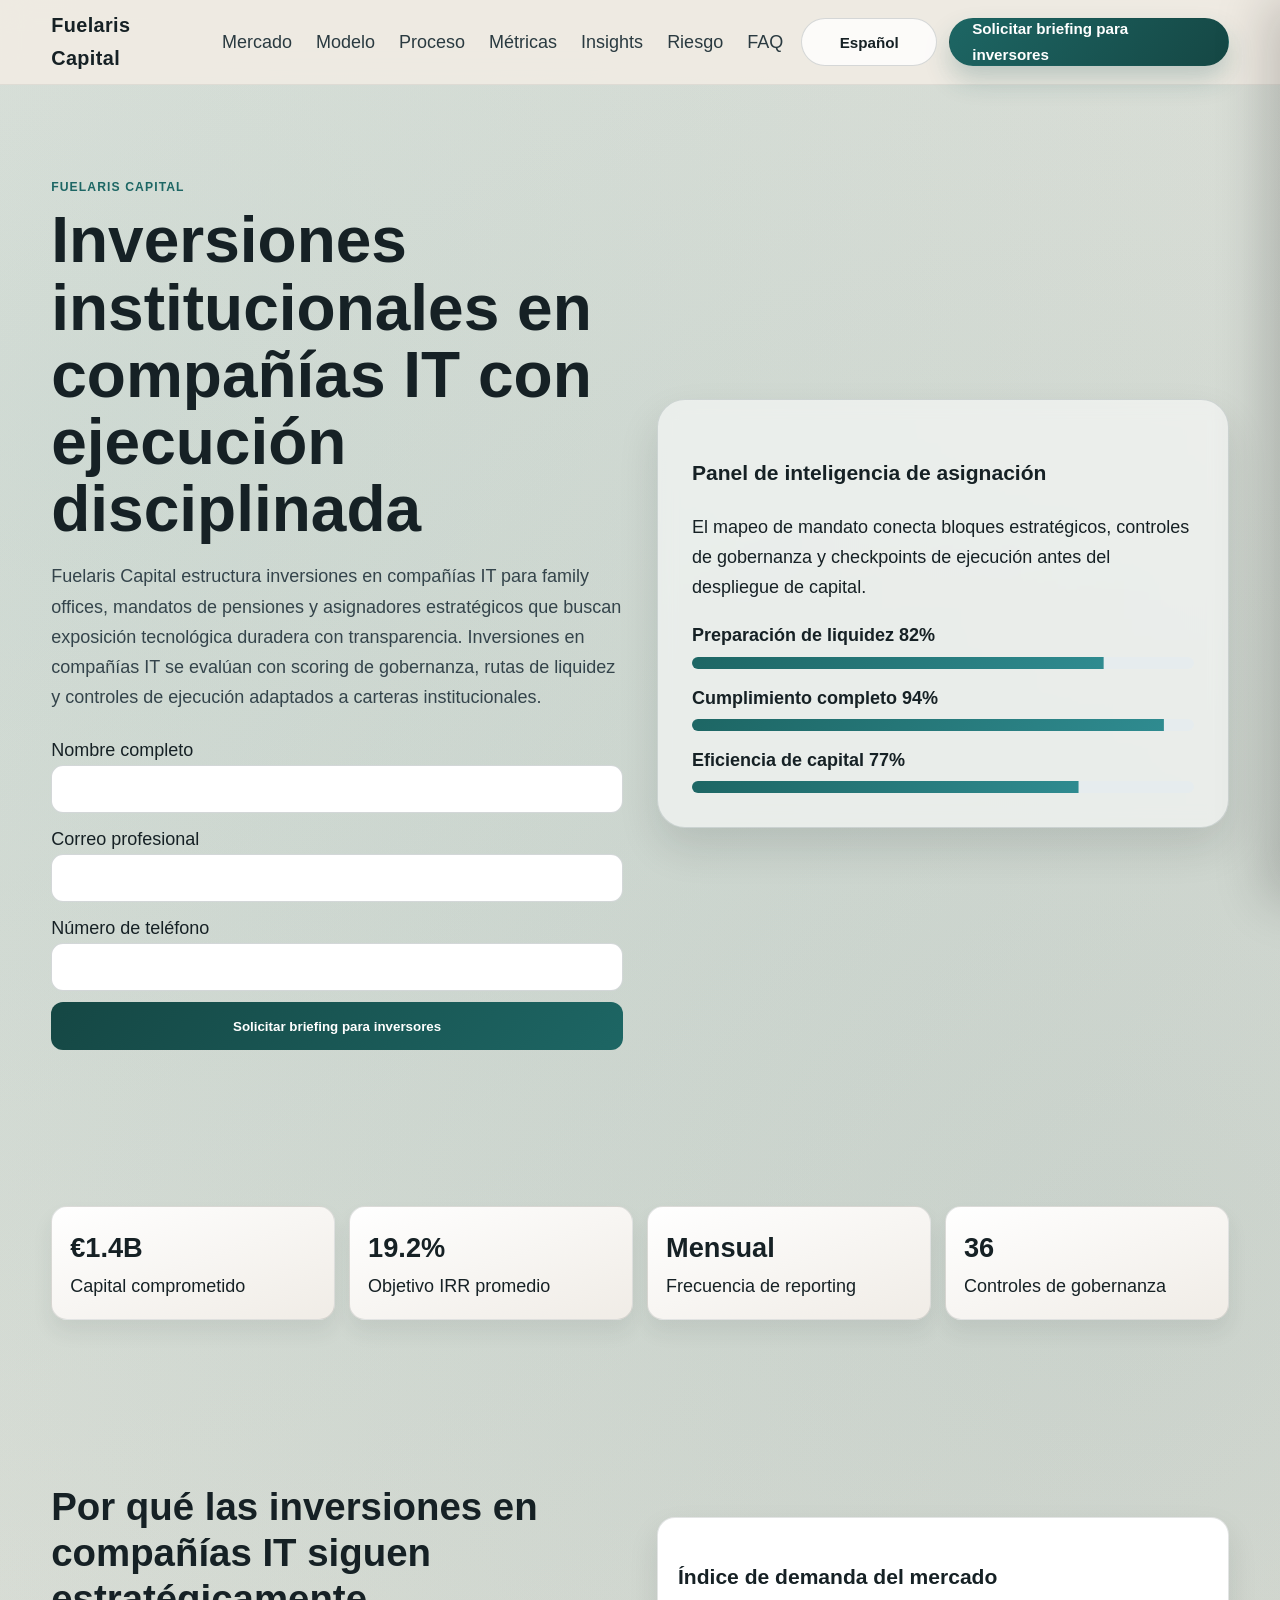
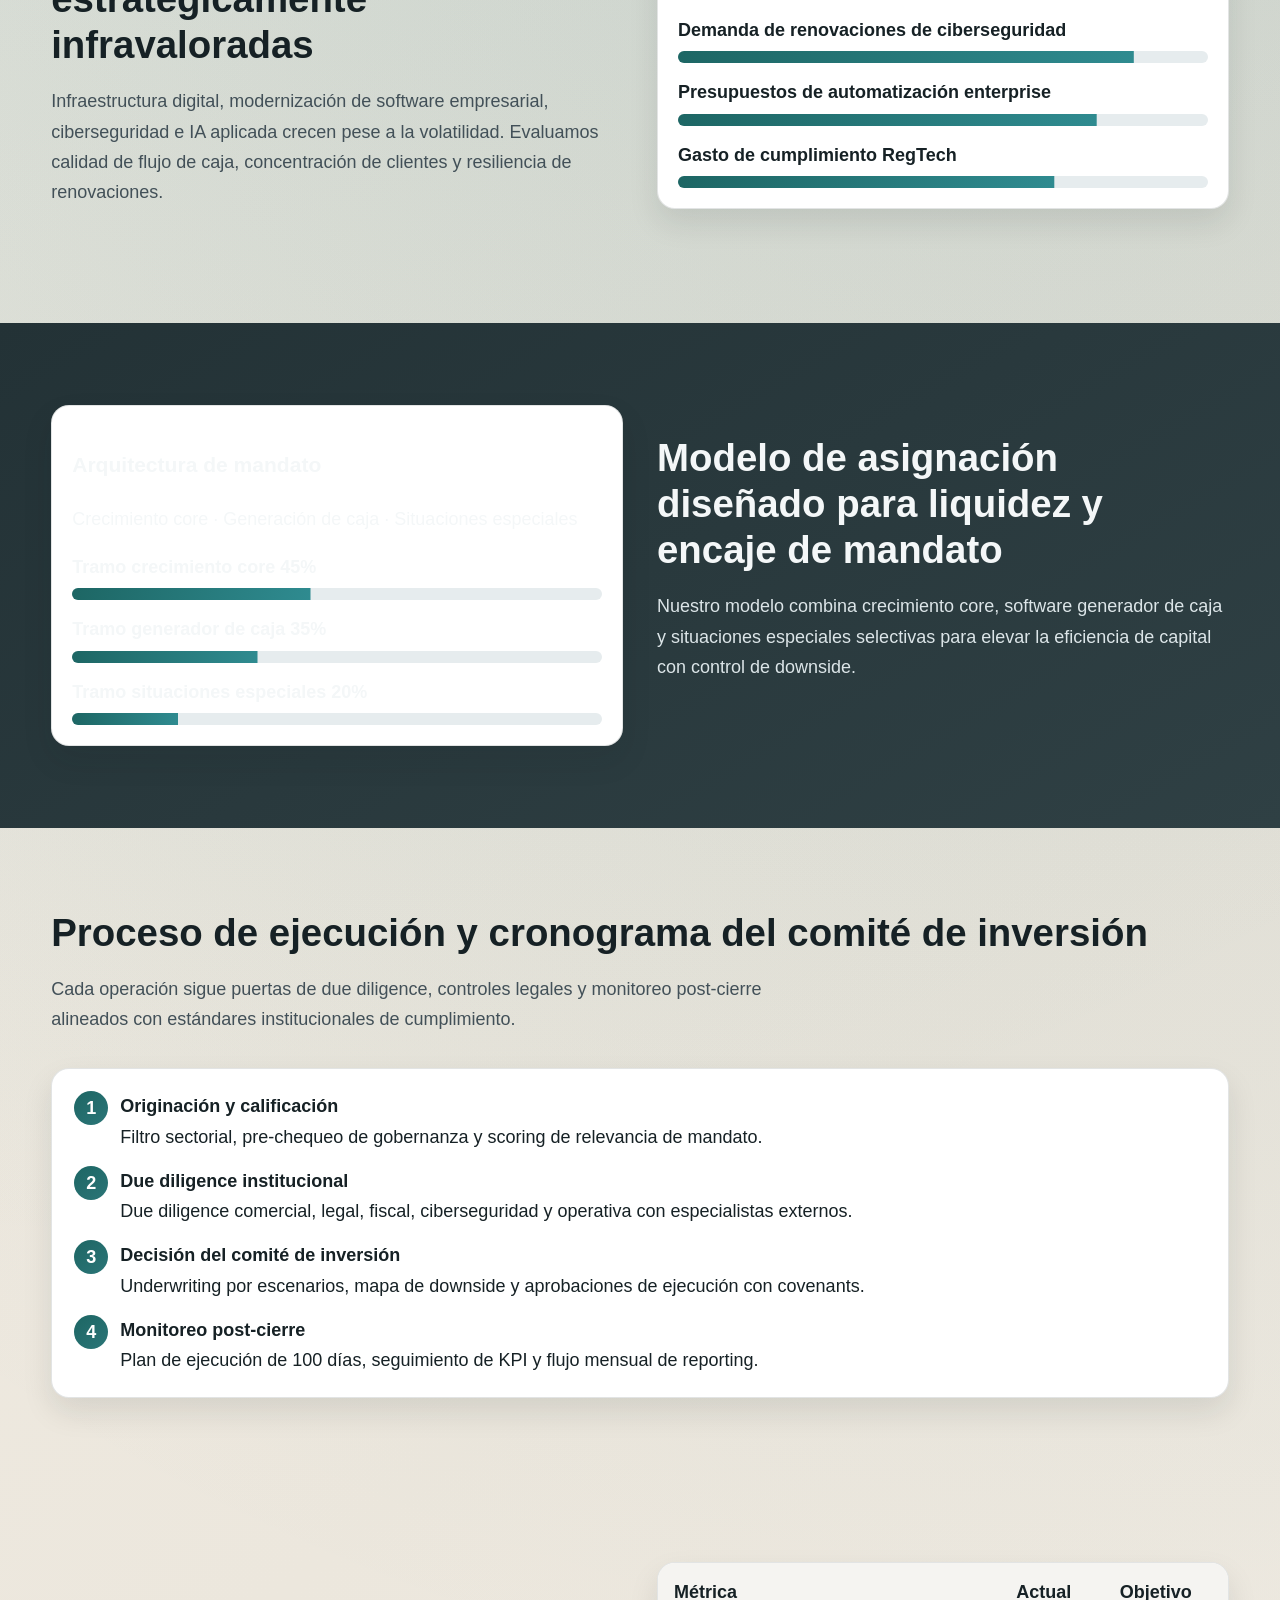
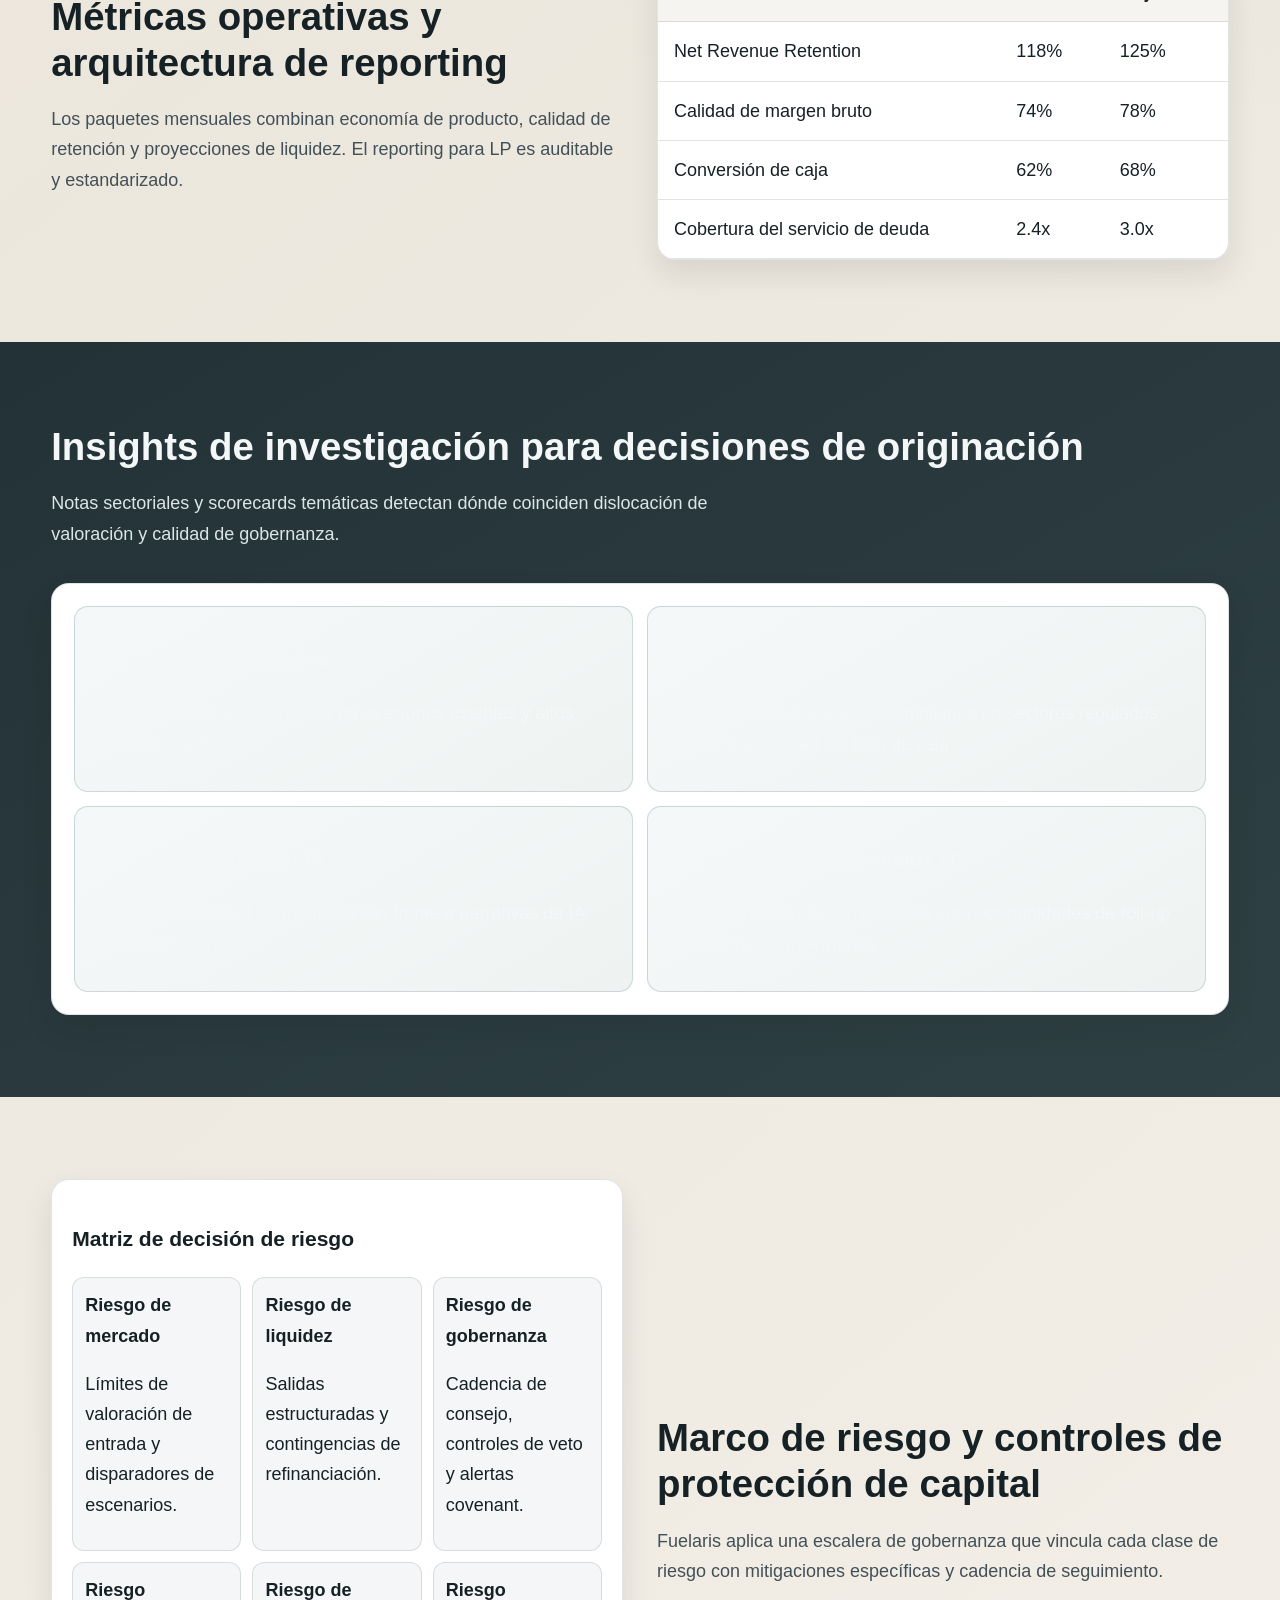
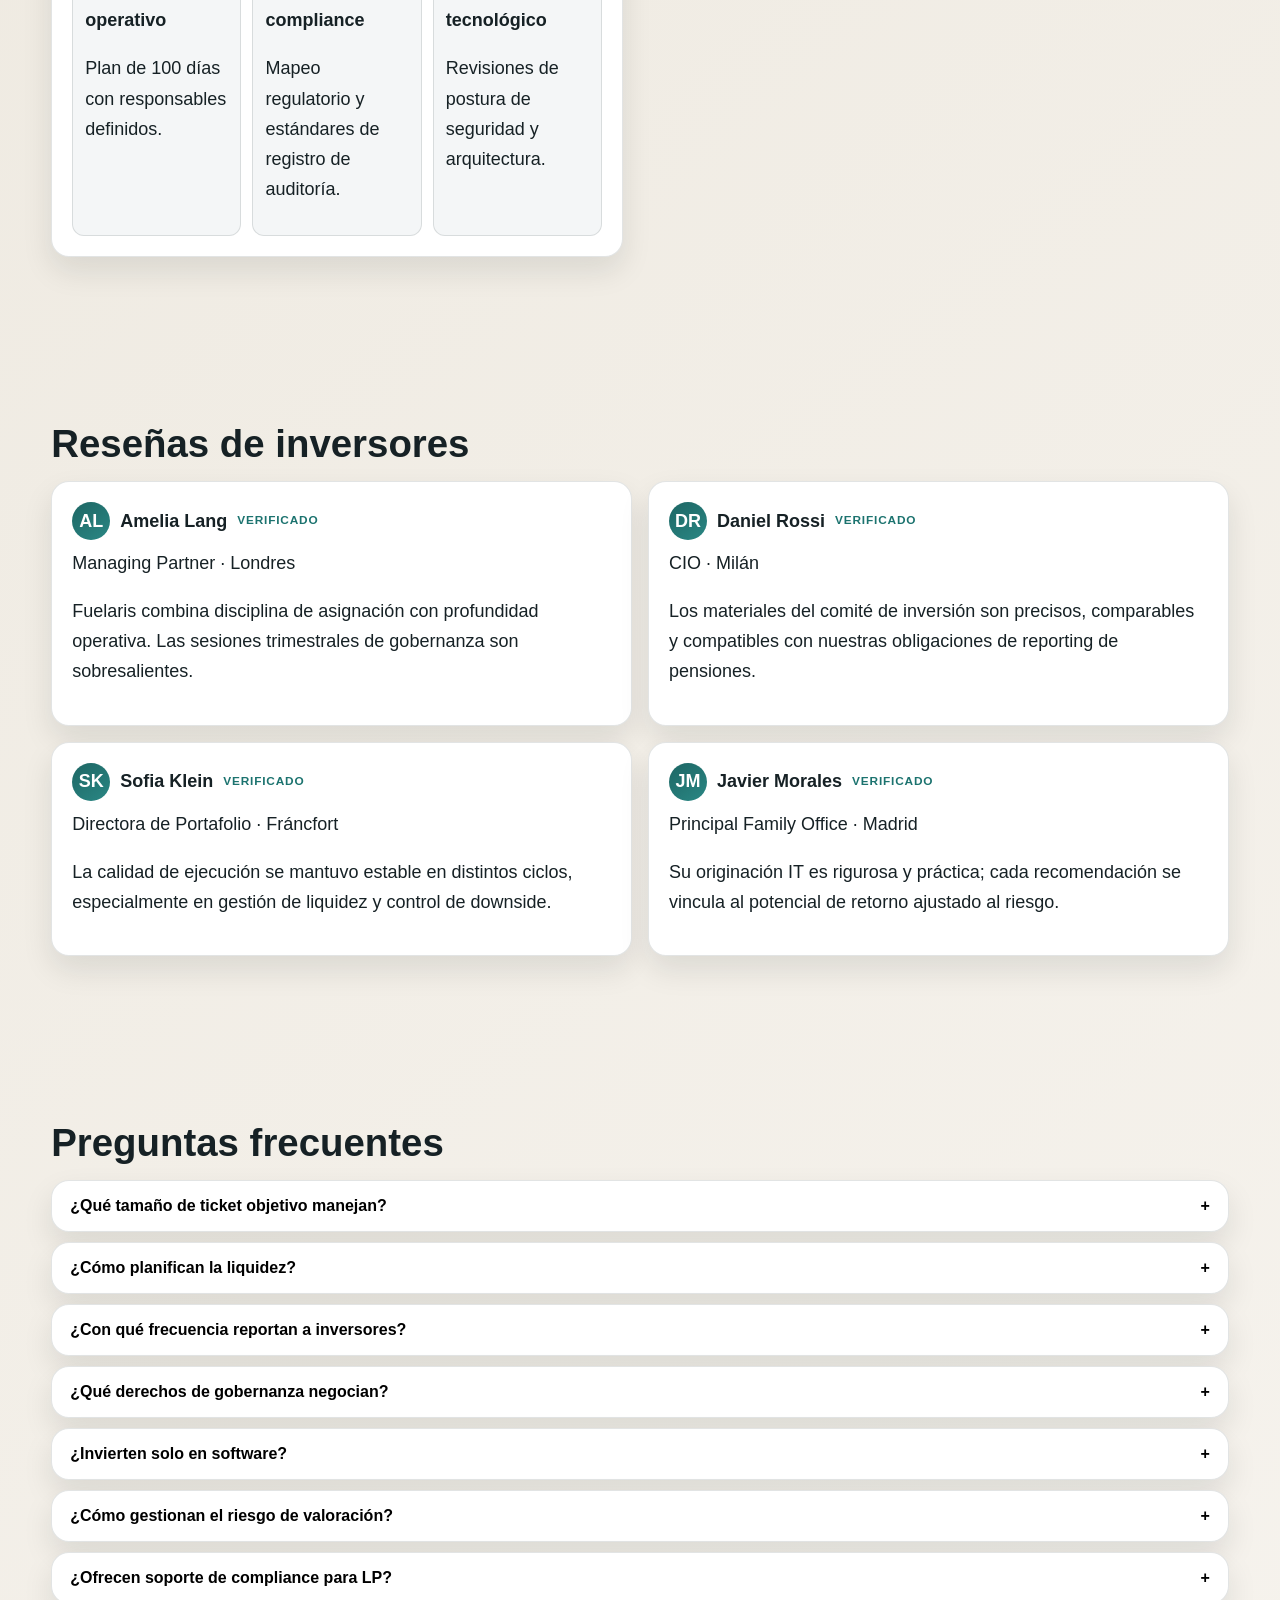
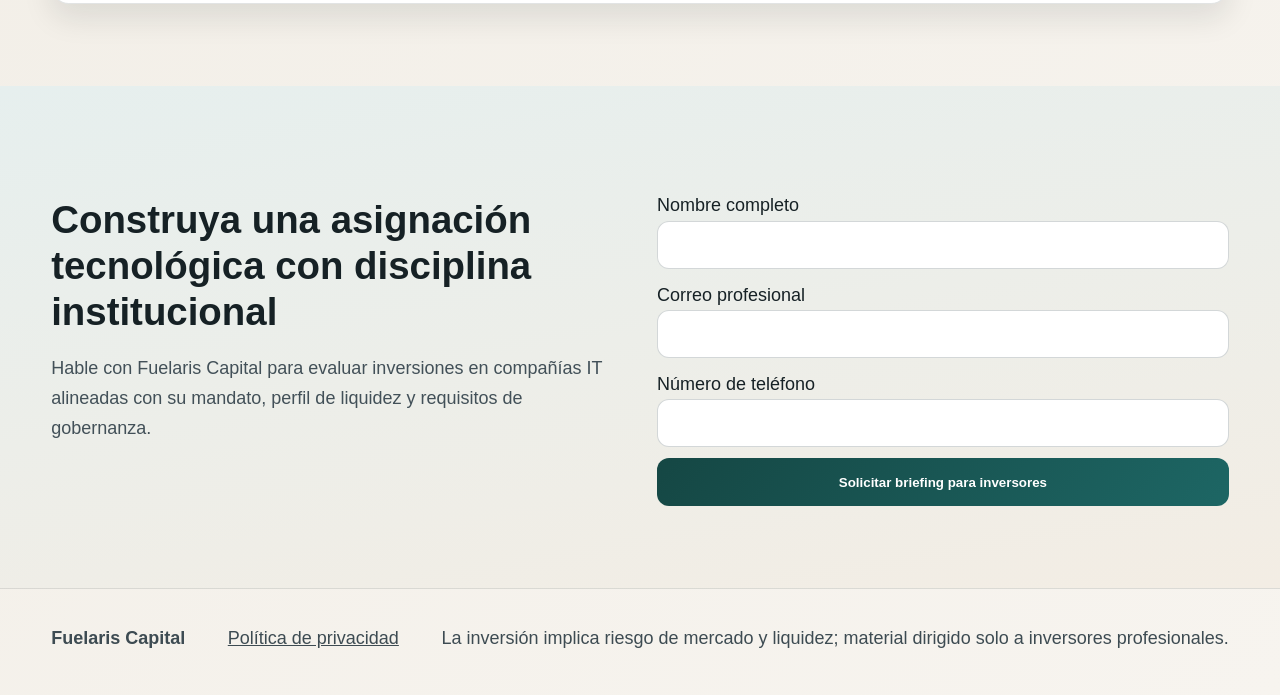
<file: es/index.html>
<!DOCTYPE html>
<html lang="es">
<head>
  <meta charset="UTF-8" />
  <meta name="viewport" content="width=device-width, initial-scale=1" />
  <title>Fuelaris Capital | Inversiones institucionales en compañías IT</title>
  <meta name="description" content="Fuelaris Capital ofrece inversiones institucionales en compañías IT con gobierno corporativo, planificación de liquidez y ejecución ajustada al riesgo." />
  <link rel="canonical" href="https://fuelariscapital.com/es/index.html" />
  <link rel="alternate" hreflang="en" href="https://fuelariscapital.com/index.html" />
  <link rel="alternate" hreflang="de" href="https://fuelariscapital.com/de/index.html" />
  <link rel="alternate" hreflang="fr" href="https://fuelariscapital.com/fr/index.html" />
  <link rel="alternate" hreflang="es" href="https://fuelariscapital.com/es/index.html" />
  <link rel="alternate" hreflang="it" href="https://fuelariscapital.com/it/index.html" />
  <meta property="og:title" content="Fuelaris Capital | Inversiones institucionales en compañías IT" />
  <meta property="og:description" content="Fuelaris Capital ofrece inversiones institucionales en compañías IT con gobierno corporativo, planificación de liquidez y ejecución ajustada al riesgo." />
  <meta property="og:type" content="website" />
  <meta property="og:url" content="https://fuelariscapital.com/es/index.html" />
  <meta name="twitter:card" content="summary_large_image" />
  <meta name="twitter:title" content="Fuelaris Capital | Inversiones institucionales en compañías IT" />
  <meta name="twitter:description" content="Fuelaris Capital ofrece inversiones institucionales en compañías IT con gobierno corporativo, planificación de liquidez y ejecución ajustada al riesgo." />
  <link rel="stylesheet" href="../assets/style.css" />
  <script type="application/ld+json">{"@context":"https://schema.org","@graph":[{"@type":"Organization","name":"Fuelaris Capital","url":"https://fuelariscapital.com"},{"@type":"WebSite","name":"Fuelaris Capital","url":"https://fuelariscapital.com"},{"@type":"FAQPage","mainEntity":[{"@type":"Question","name":"¿Qué tamaño de ticket objetivo manejan?","acceptedAnswer":{"@type":"Answer","text":"Las asignaciones típicas van de 10 M€ a 120 M€, con sleeves de coinversión para mandatos mayores."}}, {"@type":"Question","name":"¿Cómo planifican la liquidez?","acceptedAnswer":{"@type":"Answer","text":"Cada operación incorpora un mapa de liquidez en escenarios base, upside y estrés con revisión trimestral."}}, {"@type":"Question","name":"¿Con qué frecuencia reportan a inversores?","acceptedAnswer":{"@type":"Answer","text":"Los paquetes institucionales se entregan mensualmente y las revisiones profundas se realizan cada trimestre."}}, {"@type":"Question","name":"¿Qué derechos de gobernanza negocian?","acceptedAnswer":{"@type":"Answer","text":"Asientos u observador en consejo, derechos de información, vetos y escalado vinculado a covenants."}}]},{"@type":"ItemList","itemListElement":[{"@type":"Review","author":{"@type":"Person","name":"Amelia Lang"},"reviewBody":"Fuelaris combina disciplina de asignación con profundidad operativa. Las sesiones trimestrales de gobernanza son sobresalientes.","reviewRating":{"@type":"Rating","ratingValue":"5"}}, {"@type":"Review","author":{"@type":"Person","name":"Daniel Rossi"},"reviewBody":"Los materiales del comité de inversión son precisos, comparables y compatibles con nuestras obligaciones de reporting de pensiones.","reviewRating":{"@type":"Rating","ratingValue":"5"}}]}]}</script>
</head>
<body>
  <header class="site-header">
    <div class="container header-row">
      <a class="brand" href="../index.html">Fuelaris Capital</a>
      <nav class="nav-links" aria-label="Navegación principal"><a href="#mercado">Mercado</a><a href="#modelo">Modelo</a><a href="#proceso">Proceso</a><a href="#métricas">Métricas</a><a href="#insights">Insights</a><a href="#riesgo">Riesgo</a><a href="#faq">FAQ</a></nav>
      <div class="header-actions">
        <div class="lang-wrap">
          <button class="lang-toggle" aria-expanded="false" aria-label="Seleccionar idioma">Español</button>
          <div class="lang-menu"><a class="lang-item" href="../index.html"><span class="flag-svg"><svg viewBox="0 0 60 30" xmlns="http://www.w3.org/2000/svg"><clipPath id="a"><path d="M0 0v30h60V0z"/></clipPath><clipPath id="b"><path d="M30 15h30v15zv15H0zH0V0zV0h60z"/></clipPath><g clip-path="url(#a)"><path d="M0 0v30h60V0z" fill="#012169"/><path d="m0 0 60 30m60 0L0 0" stroke="#fff" stroke-width="6"/><path d="m0 0 60 30m60 0L0 0" clip-path="url(#b)" stroke="#C8102E" stroke-width="4"/><path d="M30 0v30M0 15h60" stroke="#fff" stroke-width="10"/><path d="M30 0v30M0 15h60" stroke="#C8102E" stroke-width="6"/></g></svg></span>English</a><a class="lang-item" href="../de/index.html"><span class="flag-svg"><svg viewBox="0 0 5 3" xmlns="http://www.w3.org/2000/svg"><rect width="5" height="3" fill="#ffce00"/><rect width="5" height="2" y="0" fill="#dd0000"/><rect width="5" height="1" y="0" fill="#000"/></svg></span>Deutsch</a><a class="lang-item" href="../fr/index.html"><span class="flag-svg"><svg viewBox="0 0 3 2" xmlns="http://www.w3.org/2000/svg"><rect width="1" height="2" fill="#0055A4"/><rect width="1" height="2" x="1" fill="#fff"/><rect width="1" height="2" x="2" fill="#EF4135"/></svg></span>Français</a><a class="lang-item" href="../es/index.html"><span class="flag-svg"><svg viewBox="0 0 6 4" xmlns="http://www.w3.org/2000/svg"><rect width="6" height="4" fill="#c60b1e"/><rect y="1" width="6" height="2" fill="#ffc400"/></svg></span>Español</a><a class="lang-item" href="../it/index.html"><span class="flag-svg"><svg viewBox="0 0 3 2" xmlns="http://www.w3.org/2000/svg"><rect width="1" height="2" fill="#009246"/><rect width="1" height="2" x="1" fill="#fff"/><rect width="1" height="2" x="2" fill="#ce2b37"/></svg></span>Italiano</a></div>
        </div>
        <a class="cta-btn" href="#lead-final">Solicitar briefing para inversores</a>
      </div>
      <button class="burger" aria-expanded="false" aria-label="Menú">☰</button>
    </div>
  </header>

  <div class="drawer-overlay"></div>
  <aside class="mobile-drawer" aria-label="Navegación móvil">
    <button class="drawer-close" type="button">✕</button>
    <nav class="nav-links" style="display:grid;gap:14px;"><a href="#mercado">Mercado</a><a href="#modelo">Modelo</a><a href="#proceso">Proceso</a><a href="#métricas">Métricas</a><a href="#insights">Insights</a><a href="#riesgo">Riesgo</a><a href="#faq">FAQ</a></nav>
    <div class="lang-wrap">
      <button class="lang-toggle" aria-expanded="false">Español</button>
      <div class="lang-menu"><a class="lang-item" href="../index.html"><span class="flag-svg"><svg viewBox="0 0 60 30" xmlns="http://www.w3.org/2000/svg"><clipPath id="a"><path d="M0 0v30h60V0z"/></clipPath><clipPath id="b"><path d="M30 15h30v15zv15H0zH0V0zV0h60z"/></clipPath><g clip-path="url(#a)"><path d="M0 0v30h60V0z" fill="#012169"/><path d="m0 0 60 30m60 0L0 0" stroke="#fff" stroke-width="6"/><path d="m0 0 60 30m60 0L0 0" clip-path="url(#b)" stroke="#C8102E" stroke-width="4"/><path d="M30 0v30M0 15h60" stroke="#fff" stroke-width="10"/><path d="M30 0v30M0 15h60" stroke="#C8102E" stroke-width="6"/></g></svg></span>English</a><a class="lang-item" href="../de/index.html"><span class="flag-svg"><svg viewBox="0 0 5 3" xmlns="http://www.w3.org/2000/svg"><rect width="5" height="3" fill="#ffce00"/><rect width="5" height="2" y="0" fill="#dd0000"/><rect width="5" height="1" y="0" fill="#000"/></svg></span>Deutsch</a><a class="lang-item" href="../fr/index.html"><span class="flag-svg"><svg viewBox="0 0 3 2" xmlns="http://www.w3.org/2000/svg"><rect width="1" height="2" fill="#0055A4"/><rect width="1" height="2" x="1" fill="#fff"/><rect width="1" height="2" x="2" fill="#EF4135"/></svg></span>Français</a><a class="lang-item" href="../es/index.html"><span class="flag-svg"><svg viewBox="0 0 6 4" xmlns="http://www.w3.org/2000/svg"><rect width="6" height="4" fill="#c60b1e"/><rect y="1" width="6" height="2" fill="#ffc400"/></svg></span>Español</a><a class="lang-item" href="../it/index.html"><span class="flag-svg"><svg viewBox="0 0 3 2" xmlns="http://www.w3.org/2000/svg"><rect width="1" height="2" fill="#009246"/><rect width="1" height="2" x="1" fill="#fff"/><rect width="1" height="2" x="2" fill="#ce2b37"/></svg></span>Italiano</a></div>
    </div>
    <a class="cta-btn" href="#lead-final">Solicitar briefing para inversores</a>
  </aside>

  <main>
    <section class="hero">
      <div class="container grid-2">
        <div class="reveal">
          <div class="eyebrow">Fuelaris Capital</div>
          <h1>Inversiones institucionales en compañías IT con ejecución disciplinada</h1>
          <p class="lead">Fuelaris Capital estructura inversiones en compañías IT para family offices, mandatos de pensiones y asignadores estratégicos que buscan exposición tecnológica duradera con transparencia. Inversiones en compañías IT se evalúan con scoring de gobernanza, rutas de liquidez y controles de ejecución adaptados a carteras institucionales.</p>
          <form class="lead-form" aria-label="Formulario lead hero">
            <label>Nombre completo<input type="text" required></label>
            <label>Correo profesional<input type="email" required></label>
            <label>Número de teléfono<input type="tel" required></label>
            <button type="submit">Solicitar briefing para inversores</button>
          </form>
        </div>
        <div class="hero-card reveal">
          <h3>Panel de inteligencia de asignación</h3>
          <p>El mapeo de mandato conecta bloques estratégicos, controles de gobernanza y checkpoints de ejecución antes del despliegue de capital.</p>
          <div class="bar-group">
            <div class="bar-row"><span>Preparación de liquidez 82%</span><div class="bar"><i style="--w:.82"></i></div></div>
            <div class="bar-row"><span>Cumplimiento completo 94%</span><div class="bar"><i style="--w:.94"></i></div></div>
            <div class="bar-row"><span>Eficiencia de capital 77%</span><div class="bar"><i style="--w:.77"></i></div></div>
          </div>
        </div>
      </div>
    </section>

    <section class="section">
      <div class="container kpi-strip reveal">
        <div class="kpi"><strong>€1.4B</strong>Capital comprometido</div>
        <div class="kpi"><strong>19.2%</strong>Objetivo IRR promedio</div>
        <div class="kpi"><strong>Mensual</strong>Frecuencia de reporting</div>
        <div class="kpi"><strong>36</strong>Controles de gobernanza</div>
      </div>
    </section>

    <section id="mercado" class="section">
      <div class="container grid-2">
        <div class="reveal"><h2>Por qué las inversiones en compañías IT siguen estratégicamente infravaloradas</h2><p class="section-intro">Infraestructura digital, modernización de software empresarial, ciberseguridad e IA aplicada crecen pese a la volatilidad. Evaluamos calidad de flujo de caja, concentración de clientes y resiliencia de renovaciones.</p></div>
        <div class="visual-card reveal" style="padding:20px;"><h3>Índice de demanda del mercado</h3><div class="bar-group"><div class="bar-row"><span>Demanda de renovaciones de ciberseguridad</span><div class="bar"><i style="--w:.86"></i></div></div><div class="bar-row"><span>Presupuestos de automatización enterprise</span><div class="bar"><i style="--w:.79"></i></div></div><div class="bar-row"><span>Gasto de cumplimiento RegTech</span><div class="bar"><i style="--w:.71"></i></div></div></div></div>
      </div>
    </section>

    <section id="modelo" class="section dark-section">
      <div class="container grid-2">
        <div class="compare-panel reveal" style="padding:20px;"><h3>Arquitectura de mandato</h3><p>Crecimiento core · Generación de caja · Situaciones especiales</p><div class="bar-group"><div class="bar-row"><span>Tramo crecimiento core 45%</span><div class="bar"><i style="--w:.45"></i></div></div><div class="bar-row"><span>Tramo generador de caja 35%</span><div class="bar"><i style="--w:.35"></i></div></div><div class="bar-row"><span>Tramo situaciones especiales 20%</span><div class="bar"><i style="--w:.20"></i></div></div></div></div>
        <div class="reveal"><h2>Modelo de asignación diseñado para liquidez y encaje de mandato</h2><p class="section-intro">Nuestro modelo combina crecimiento core, software generador de caja y situaciones especiales selectivas para elevar la eficiencia de capital con control de downside.</p></div>
      </div>
    </section>

    <section id="proceso" class="section">
      <div class="container">
        <h2>Proceso de ejecución y cronograma del comité de inversión</h2><p class="section-intro">Cada operación sigue puertas de due diligence, controles legales y monitoreo post-cierre alineados con estándares institucionales de cumplimiento.</p>
        <div class="timeline reveal">
          <div class="step"><b>1</b><div><strong>Originación y calificación</strong><div>Filtro sectorial, pre-chequeo de gobernanza y scoring de relevancia de mandato.</div></div></div>
          <div class="step"><b>2</b><div><strong>Due diligence institucional</strong><div>Due diligence comercial, legal, fiscal, ciberseguridad y operativa con especialistas externos.</div></div></div>
          <div class="step"><b>3</b><div><strong>Decisión del comité de inversión</strong><div>Underwriting por escenarios, mapa de downside y aprobaciones de ejecución con covenants.</div></div></div>
          <div class="step"><b>4</b><div><strong>Monitoreo post-cierre</strong><div>Plan de ejecución de 100 días, seguimiento de KPI y flujo mensual de reporting.</div></div></div>
        </div>
      </div>
    </section>

    <section id="métricas" class="section">
      <div class="container grid-2">
        <div class="reveal"><h2>Métricas operativas y arquitectura de reporting</h2><p class="section-intro">Los paquetes mensuales combinan economía de producto, calidad de retención y proyecciones de liquidez. El reporting para LP es auditable y estandarizado.</p></div>
        <div class="metric-table reveal"><table><thead><tr><th>Métrica</th><th>Actual</th><th>Objetivo</th></tr></thead><tbody><tr><td>Net Revenue Retention</td><td>118%</td><td>125%</td></tr><tr><td>Calidad de margen bruto</td><td>74%</td><td>78%</td></tr><tr><td>Conversión de caja</td><td>62%</td><td>68%</td></tr><tr><td>Cobertura del servicio de deuda</td><td>2.4x</td><td>3.0x</td></tr></tbody></table></div>
      </div>
    </section>

    <section id="insights" class="section dark-section">
      <div class="container">
        <h2>Insights de investigación para decisiones de originación</h2><p class="section-intro">Notas sectoriales y scorecards temáticas detectan dónde coinciden dislocación de valoración y calidad de gobernanza.</p>
        <div class="insight-grid reveal">
          <article class="insight"><h3>Infraestructura de datos</h3><p>Pipelines de datos críticos con renovaciones estables y altos costes de cambio.</p></article>
          <article class="insight"><h3>Resiliencia ciber</h3><p>La demanda impulsada por compliance en sectores regulados mejora la visibilidad del flujo de caja.</p></article>
          <article class="insight"><h3>Stack de habilitación IA</h3><p>Priorizamos claridad de monetización frente a narrativas de IA solo experimentales.</p></article>
          <article class="insight"><h3>Consolidación de servicios IT</h3><p>La fragmentación de proveedores crea oportunidades de roll-up con mejora de gobernanza.</p></article>
        </div>
      </div>
    </section>

    <section id="riesgo" class="section">
      <div class="container grid-2">
        <div class="risk-matrix reveal"><h3>Matriz de decisión de riesgo</h3><div class="matrix"><div><strong>Riesgo de mercado</strong><p>Límites de valoración de entrada y disparadores de escenarios.</p></div><div><strong>Riesgo de liquidez</strong><p>Salidas estructuradas y contingencias de refinanciación.</p></div><div><strong>Riesgo de gobernanza</strong><p>Cadencia de consejo, controles de veto y alertas covenant.</p></div><div><strong>Riesgo operativo</strong><p>Plan de 100 días con responsables definidos.</p></div><div><strong>Riesgo de compliance</strong><p>Mapeo regulatorio y estándares de registro de auditoría.</p></div><div><strong>Riesgo tecnológico</strong><p>Revisiones de postura de seguridad y arquitectura.</p></div></div></div>
        <div class="reveal"><h2>Marco de riesgo y controles de protección de capital</h2><p class="section-intro">Fuelaris aplica una escalera de gobernanza que vincula cada clase de riesgo con mitigaciones específicas y cadencia de seguimiento.</p></div>
      </div>
    </section>

    <section class="section">
      <div class="container">
        <h2>Reseñas de inversores</h2>
        <div class="reviews"><article class="review-card reveal"><div class="review-head"><span class="avatar">AL</span><strong>Amelia Lang</strong><span class="verified">VERIFICADO</span></div><div>Managing Partner · Londres</div><p>Fuelaris combina disciplina de asignación con profundidad operativa. Las sesiones trimestrales de gobernanza son sobresalientes.</p></article><article class="review-card reveal"><div class="review-head"><span class="avatar">DR</span><strong>Daniel Rossi</strong><span class="verified">VERIFICADO</span></div><div>CIO · Milán</div><p>Los materiales del comité de inversión son precisos, comparables y compatibles con nuestras obligaciones de reporting de pensiones.</p></article><article class="review-card reveal"><div class="review-head"><span class="avatar">SK</span><strong>Sofia Klein</strong><span class="verified">VERIFICADO</span></div><div>Directora de Portafolio · Fráncfort</div><p>La calidad de ejecución se mantuvo estable en distintos ciclos, especialmente en gestión de liquidez y control de downside.</p></article><article class="review-card reveal"><div class="review-head"><span class="avatar">JM</span><strong>Javier Morales</strong><span class="verified">VERIFICADO</span></div><div>Principal Family Office · Madrid</div><p>Su originación IT es rigurosa y práctica; cada recomendación se vincula al potencial de retorno ajustado al riesgo.</p></article></div>
      </div>
    </section>

    <section id="faq" class="section">
      <div class="container">
        <h2>Preguntas frecuentes</h2>
        <div class="faq-list"><div class="faq-item reveal"><button class="faq-q" type="button">¿Qué tamaño de ticket objetivo manejan?<span>+</span></button><div class="faq-answer">Las asignaciones típicas van de 10 M€ a 120 M€, con sleeves de coinversión para mandatos mayores.</div></div><div class="faq-item reveal"><button class="faq-q" type="button">¿Cómo planifican la liquidez?<span>+</span></button><div class="faq-answer">Cada operación incorpora un mapa de liquidez en escenarios base, upside y estrés con revisión trimestral.</div></div><div class="faq-item reveal"><button class="faq-q" type="button">¿Con qué frecuencia reportan a inversores?<span>+</span></button><div class="faq-answer">Los paquetes institucionales se entregan mensualmente y las revisiones profundas se realizan cada trimestre.</div></div><div class="faq-item reveal"><button class="faq-q" type="button">¿Qué derechos de gobernanza negocian?<span>+</span></button><div class="faq-answer">Asientos u observador en consejo, derechos de información, vetos y escalado vinculado a covenants.</div></div><div class="faq-item reveal"><button class="faq-q" type="button">¿Invierten solo en software?<span>+</span></button><div class="faq-answer">No. Invertimos también en infraestructura de datos, ciberseguridad y servicios IT críticos.</div></div><div class="faq-item reveal"><button class="faq-q" type="button">¿Cómo gestionan el riesgo de valoración?<span>+</span></button><div class="faq-answer">Combinamos disciplina de entrada, underwriting por escenarios y despliegue escalonado de capital.</div></div><div class="faq-item reveal"><button class="faq-q" type="button">¿Ofrecen soporte de compliance para LP?<span>+</span></button><div class="faq-answer">Sí, con documentación audit-ready y reporting estandarizado para requisitos de compliance LP.</div></div></div>
      </div>
    </section>

    <section id="lead-final" class="section final-cta">
      <div class="container grid-2">
        <div class="reveal"><h2>Construya una asignación tecnológica con disciplina institucional</h2><p class="section-intro">Hable con Fuelaris Capital para evaluar inversiones en compañías IT alineadas con su mandato, perfil de liquidez y requisitos de gobernanza.</p></div>
        <form class="lead-form reveal" aria-label="Formulario lead final">
          <label>Nombre completo<input type="text" required></label>
          <label>Correo profesional<input type="email" required></label>
          <label>Número de teléfono<input type="tel" required></label>
          <button type="submit">Solicitar briefing para inversores</button>
        </form>
      </div>
    </section>
  </main>

  <footer>
    <div class="container footer-row">
      <strong>Fuelaris Capital</strong>
      <a href="#" class="privacy-link" data-open-privacy>Política de privacidad</a>
      <span>La inversión implica riesgo de mercado y liquidez; material dirigido solo a inversores profesionales.</span>
    </div>
  </footer>

  <div class="modal" role="dialog" aria-modal="true" aria-label="Política de privacidad">
    <div class="modal-box">
      <div class="modal-header"><strong>Política de privacidad</strong> <button class="modal-close-x" style="float:right;" data-close-modal aria-label="Cerrar">✕</button></div>
      <div class="modal-scroll modal-content"><h4>Introducción</h4><p>Fuelaris Capital trata datos personales solo para comunicación con inversores, onboarding y obligaciones regulatorias.</p><h4>Recopilación de datos</h4><p>Recopilamos datos de contacto, historial de comunicaciones, preferencias de mandato y verificación profesional.</p><h4>Base legal</h4><p>El tratamiento se basa en interés legítimo, necesidad contractual y normativa financiera aplicable.</p><h4>Cookies</h4><p>Las cookies esenciales permiten sesiones seguras; las analíticas son limitadas y no invasivas.</p><h4>Retención</h4><p>Los datos se conservan únicamente por los periodos exigidos legalmente y luego se eliminan o anonimizan.</p><h4>Compartición con terceros</h4><p>Compartimos datos con proveedores regulados, auditores y asesores legales bajo controles estrictos.</p><h4>Seguridad</h4><p>Cifrado, segmentación de accesos y monitoreo continuo protegen sistemas y registros de inversores.</p><h4>Derechos del usuario</h4><p>Puede solicitar acceso, rectificación, portabilidad, restricción o supresión cuando sea legalmente posible.</p><h4>Transferencias internacionales</h4><p>Las transferencias transfronterizas se realizan con salvaguardas contractuales y mecanismos de adecuación.</p><h4>Divulgación de riesgo sectorial</h4><p>Las comunicaciones de inversión pueden incluir proyecciones y escenarios de riesgo de mercado.</p><h4>Contacto</h4><p>Solicitudes de privacidad: privacy@fuelariscapital.com</p></div>
      <div class="modal-footer"><button class="modal-close-btn" data-close-modal>Cerrar</button></div>
    </div>
  </div>
  <script src="../assets/app.js" defer></script>
</body>
</html>
</file>
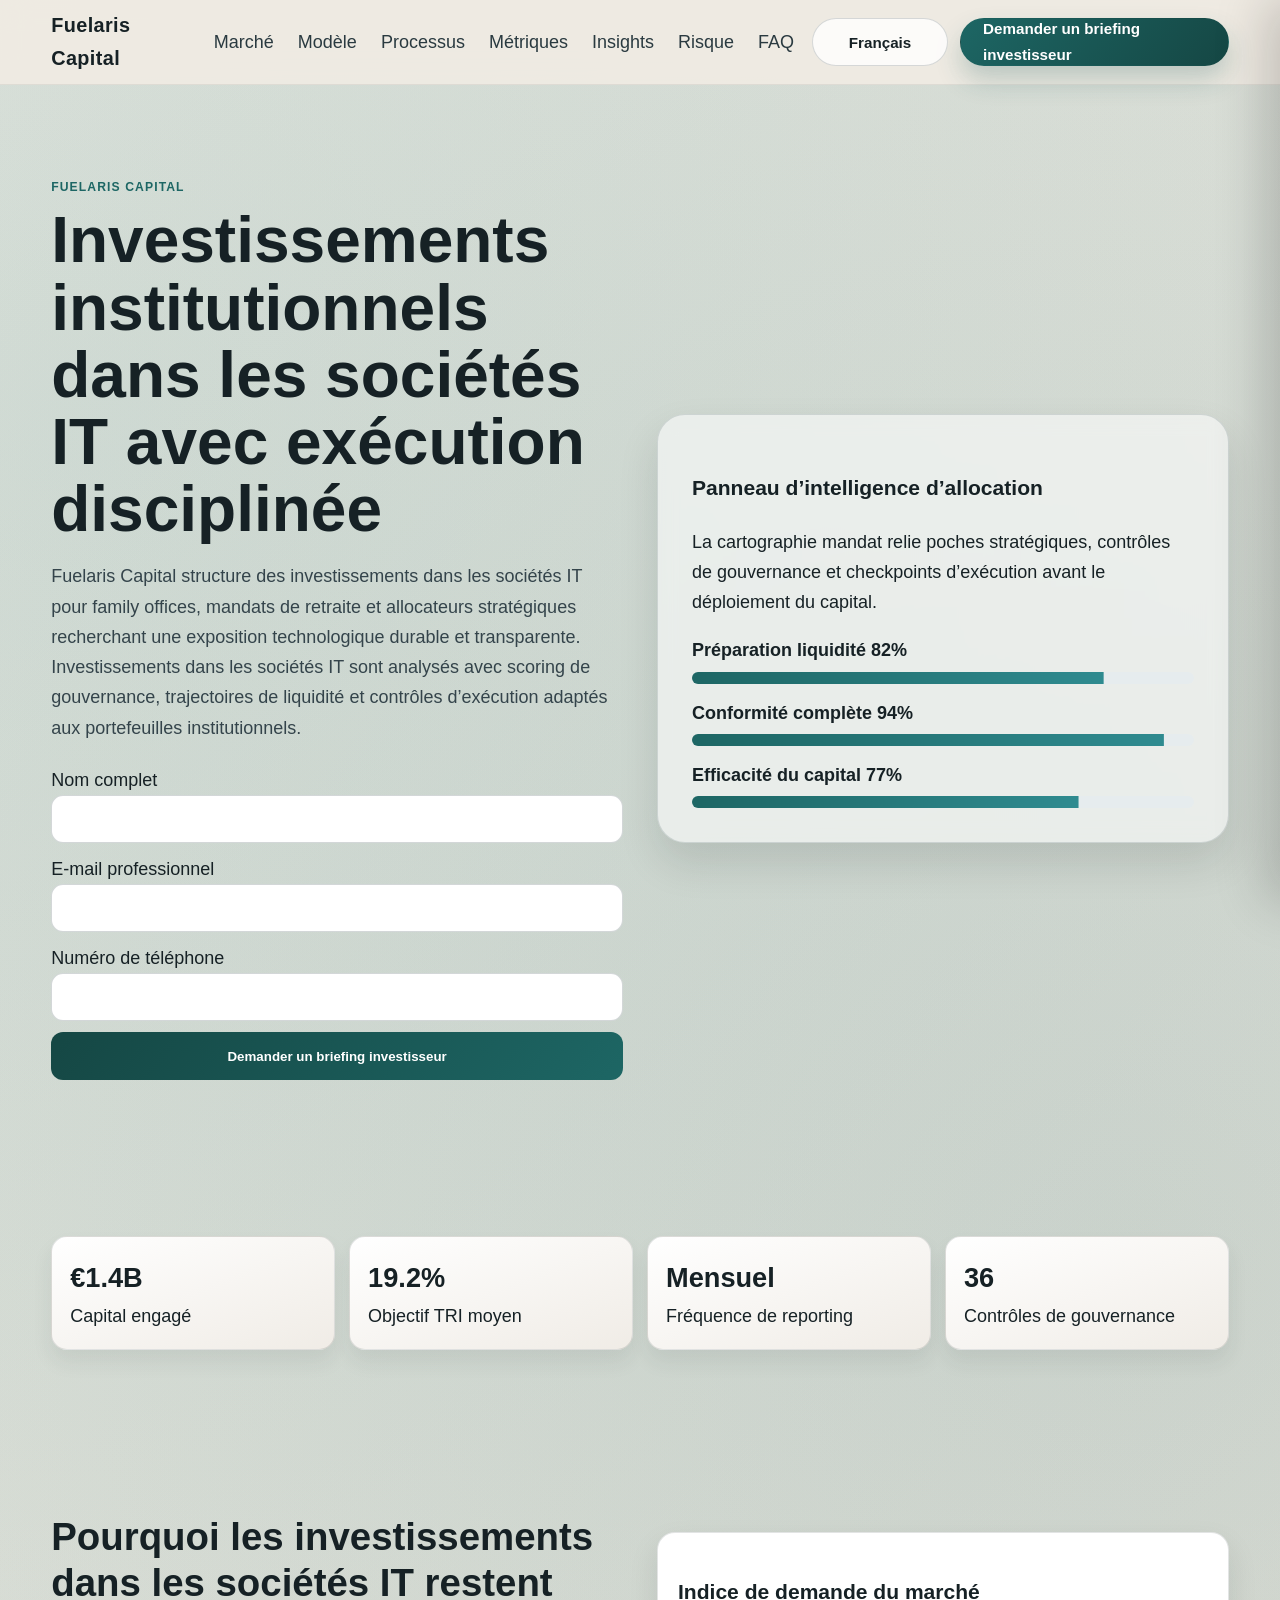
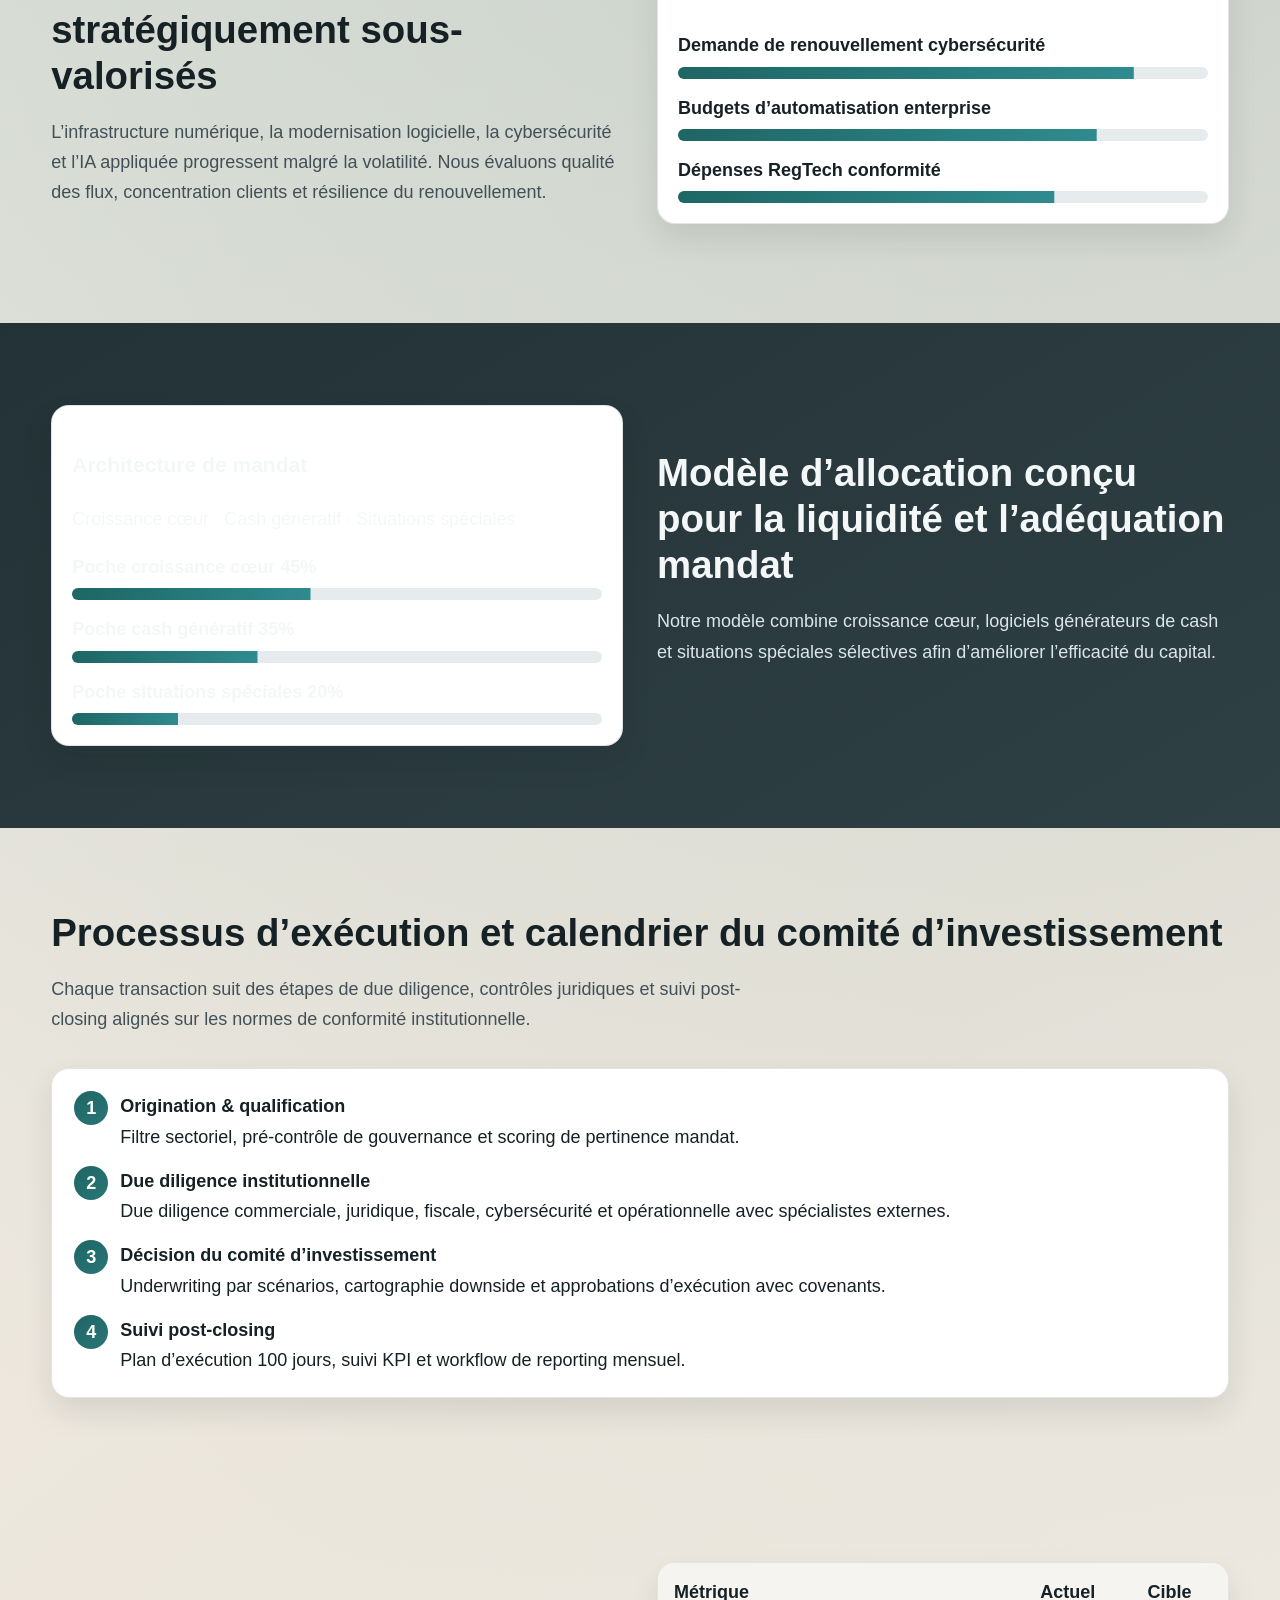
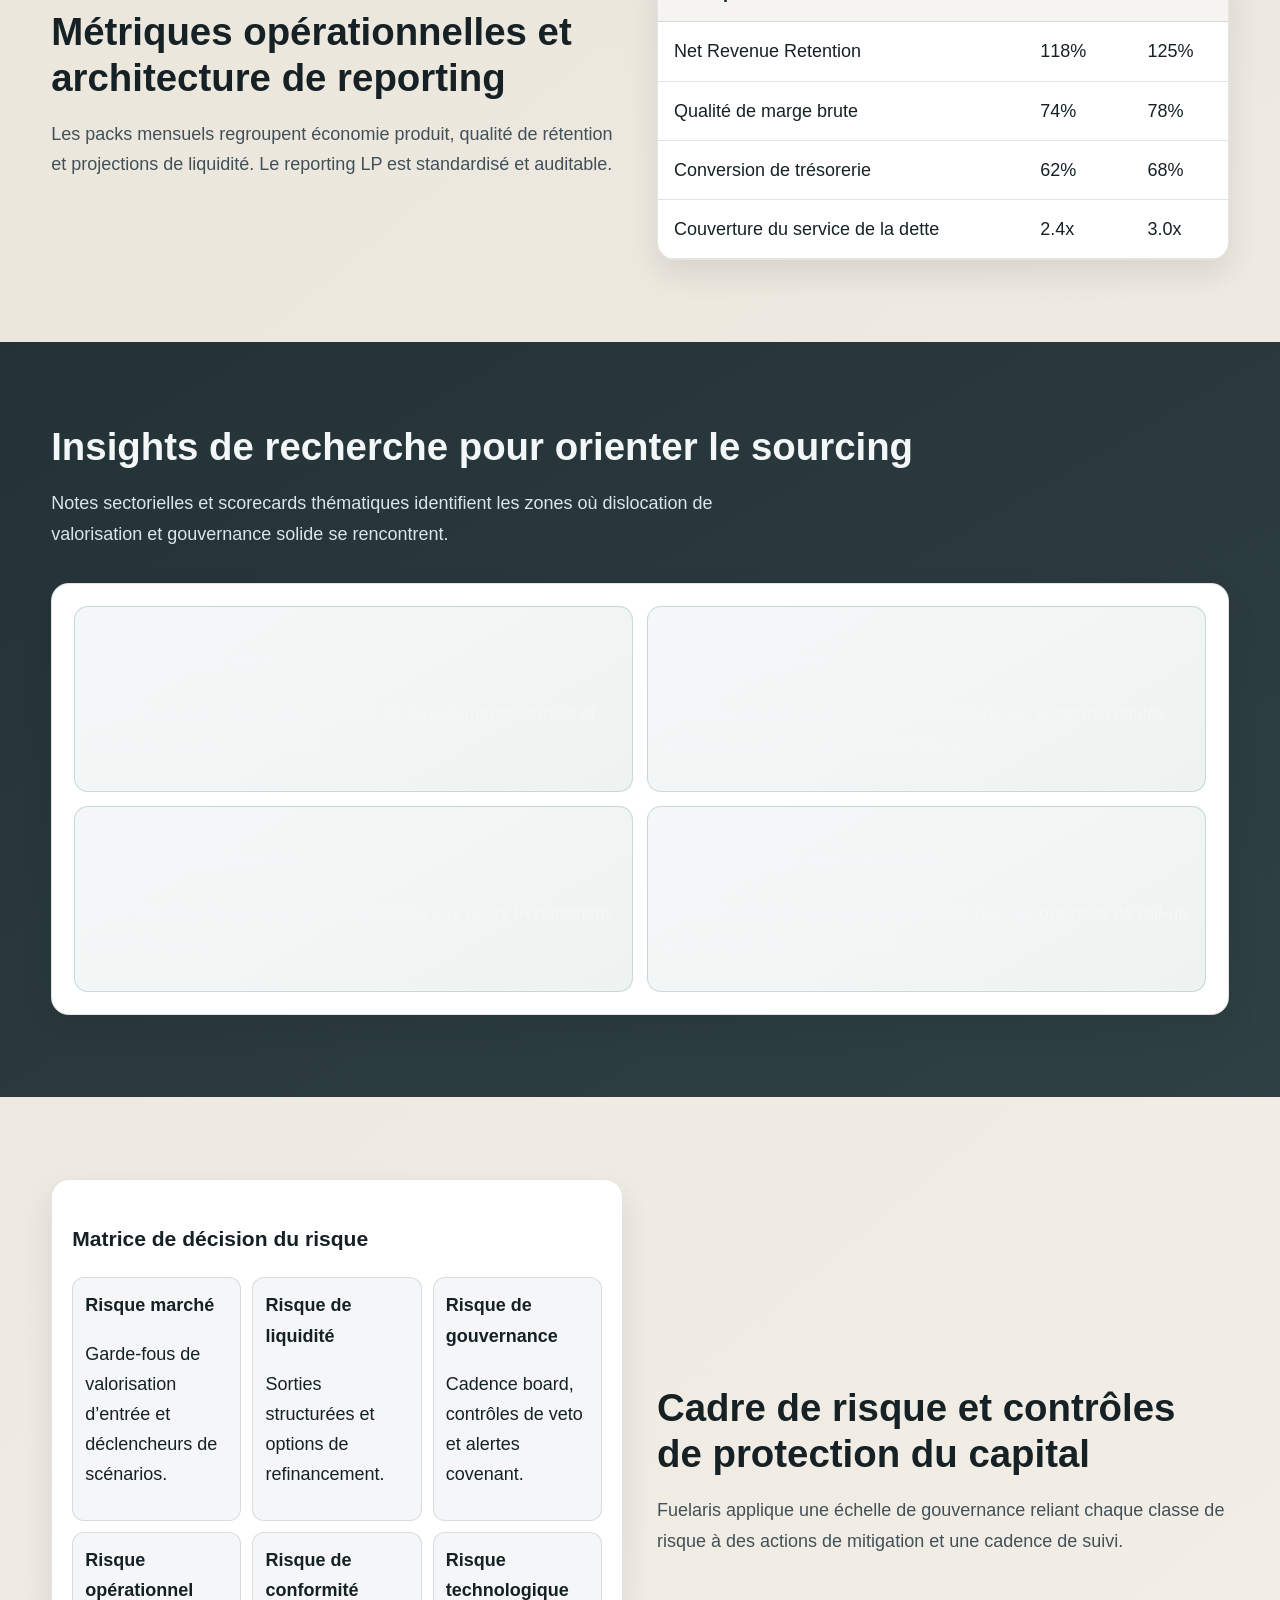
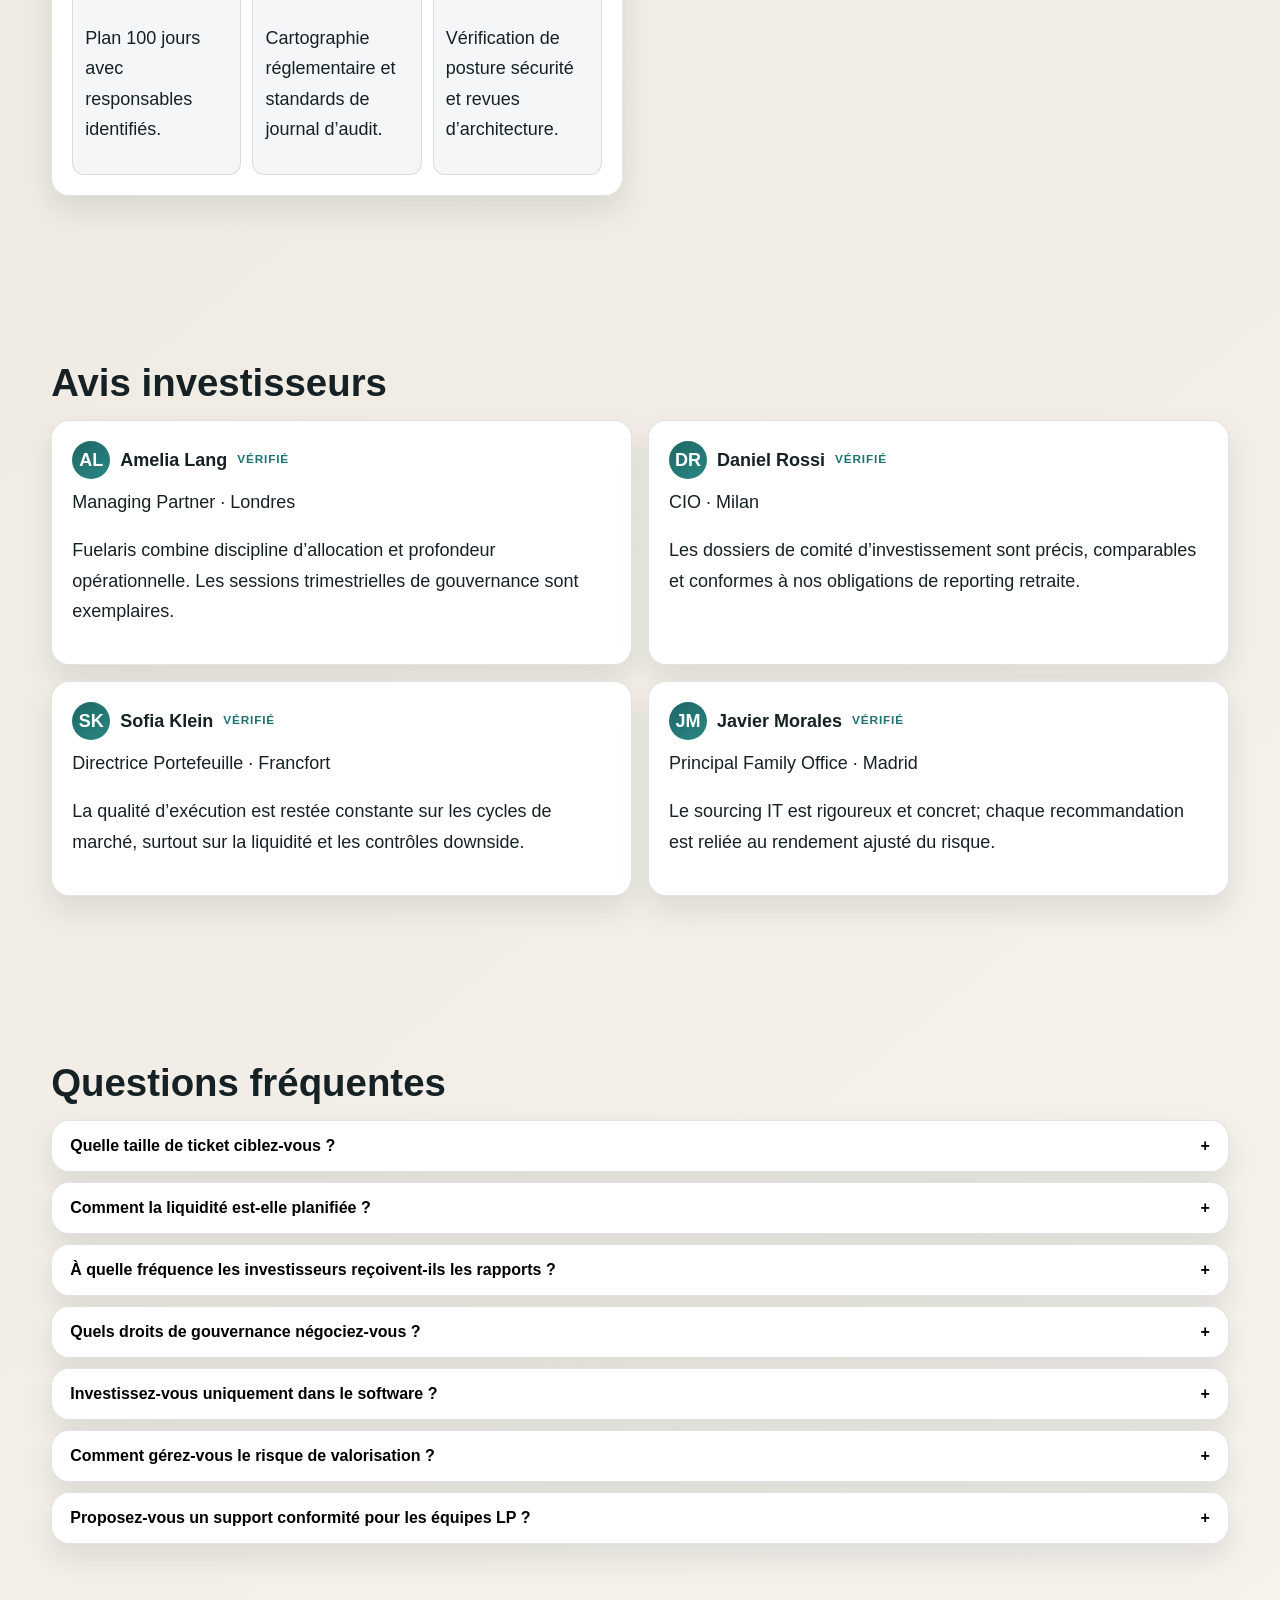
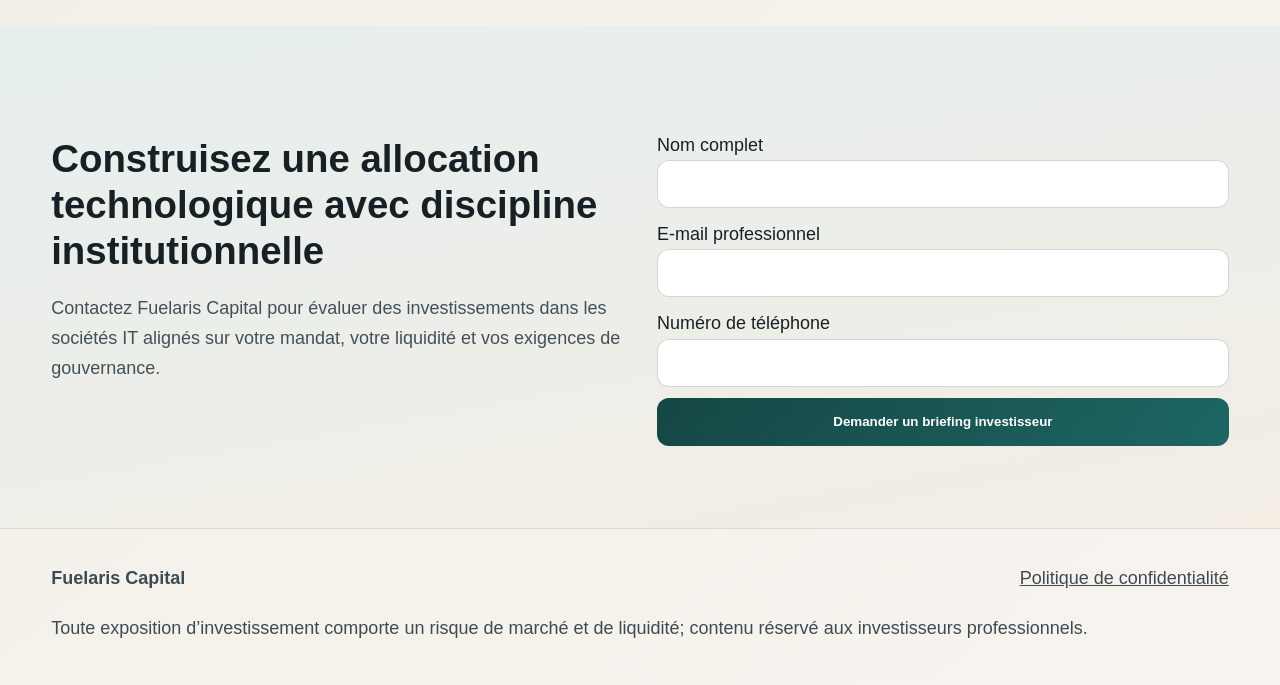
<file: fr/index.html>
<!DOCTYPE html>
<html lang="fr">
<head>
  <meta charset="UTF-8" />
  <meta name="viewport" content="width=device-width, initial-scale=1" />
  <title>Fuelaris Capital | Investissements institutionnels dans les sociétés IT</title>
  <meta name="description" content="Fuelaris Capital propose des investissements institutionnels dans les sociétés IT avec gouvernance stricte, plan de liquidité et exécution ajustée au risque." />
  <link rel="canonical" href="https://fuelariscapital.com/fr/index.html" />
  <link rel="alternate" hreflang="en" href="https://fuelariscapital.com/index.html" />
  <link rel="alternate" hreflang="de" href="https://fuelariscapital.com/de/index.html" />
  <link rel="alternate" hreflang="fr" href="https://fuelariscapital.com/fr/index.html" />
  <link rel="alternate" hreflang="es" href="https://fuelariscapital.com/es/index.html" />
  <link rel="alternate" hreflang="it" href="https://fuelariscapital.com/it/index.html" />
  <meta property="og:title" content="Fuelaris Capital | Investissements institutionnels dans les sociétés IT" />
  <meta property="og:description" content="Fuelaris Capital propose des investissements institutionnels dans les sociétés IT avec gouvernance stricte, plan de liquidité et exécution ajustée au risque." />
  <meta property="og:type" content="website" />
  <meta property="og:url" content="https://fuelariscapital.com/fr/index.html" />
  <meta name="twitter:card" content="summary_large_image" />
  <meta name="twitter:title" content="Fuelaris Capital | Investissements institutionnels dans les sociétés IT" />
  <meta name="twitter:description" content="Fuelaris Capital propose des investissements institutionnels dans les sociétés IT avec gouvernance stricte, plan de liquidité et exécution ajustée au risque." />
  <link rel="stylesheet" href="../assets/style.css" />
  <script type="application/ld+json">{"@context":"https://schema.org","@graph":[{"@type":"Organization","name":"Fuelaris Capital","url":"https://fuelariscapital.com"},{"@type":"WebSite","name":"Fuelaris Capital","url":"https://fuelariscapital.com"},{"@type":"FAQPage","mainEntity":[{"@type":"Question","name":"Quelle taille de ticket ciblez-vous ?","acceptedAnswer":{"@type":"Answer","text":"Les allocations typiques vont de 10 M€ à 120 M€, avec des co-investissements pour les mandats plus importants."}}, {"@type":"Question","name":"Comment la liquidité est-elle planifiée ?","acceptedAnswer":{"@type":"Answer","text":"Chaque opération inclut une cartographie de liquidité en scénarios base, upside et stress, revue trimestriellement."}}, {"@type":"Question","name":"À quelle fréquence les investisseurs reçoivent-ils les rapports ?","acceptedAnswer":{"@type":"Answer","text":"Les packs institutionnels sont envoyés mensuellement, avec revue approfondie du comité chaque trimestre."}}, {"@type":"Question","name":"Quels droits de gouvernance négociez-vous ?","acceptedAnswer":{"@type":"Answer","text":"Siège ou observateur au board, droits d’information, droits de veto et escalade liée aux covenants."}}]},{"@type":"ItemList","itemListElement":[{"@type":"Review","author":{"@type":"Person","name":"Amelia Lang"},"reviewBody":"Fuelaris combine discipline d’allocation et profondeur opérationnelle. Les sessions trimestrielles de gouvernance sont exemplaires.","reviewRating":{"@type":"Rating","ratingValue":"5"}}, {"@type":"Review","author":{"@type":"Person","name":"Daniel Rossi"},"reviewBody":"Les dossiers de comité d’investissement sont précis, comparables et conformes à nos obligations de reporting retraite.","reviewRating":{"@type":"Rating","ratingValue":"5"}}]}]}</script>
</head>
<body>
  <header class="site-header">
    <div class="container header-row">
      <a class="brand" href="../index.html">Fuelaris Capital</a>
      <nav class="nav-links" aria-label="Navigation principale"><a href="#marché">Marché</a><a href="#modèle">Modèle</a><a href="#processus">Processus</a><a href="#métriques">Métriques</a><a href="#insights">Insights</a><a href="#risque">Risque</a><a href="#faq">FAQ</a></nav>
      <div class="header-actions">
        <div class="lang-wrap">
          <button class="lang-toggle" aria-expanded="false" aria-label="Choisir la langue">Français</button>
          <div class="lang-menu"><a class="lang-item" href="../index.html"><span class="flag-svg"><svg viewBox="0 0 60 30" xmlns="http://www.w3.org/2000/svg"><clipPath id="a"><path d="M0 0v30h60V0z"/></clipPath><clipPath id="b"><path d="M30 15h30v15zv15H0zH0V0zV0h60z"/></clipPath><g clip-path="url(#a)"><path d="M0 0v30h60V0z" fill="#012169"/><path d="m0 0 60 30m60 0L0 0" stroke="#fff" stroke-width="6"/><path d="m0 0 60 30m60 0L0 0" clip-path="url(#b)" stroke="#C8102E" stroke-width="4"/><path d="M30 0v30M0 15h60" stroke="#fff" stroke-width="10"/><path d="M30 0v30M0 15h60" stroke="#C8102E" stroke-width="6"/></g></svg></span>English</a><a class="lang-item" href="../de/index.html"><span class="flag-svg"><svg viewBox="0 0 5 3" xmlns="http://www.w3.org/2000/svg"><rect width="5" height="3" fill="#ffce00"/><rect width="5" height="2" y="0" fill="#dd0000"/><rect width="5" height="1" y="0" fill="#000"/></svg></span>Deutsch</a><a class="lang-item" href="../fr/index.html"><span class="flag-svg"><svg viewBox="0 0 3 2" xmlns="http://www.w3.org/2000/svg"><rect width="1" height="2" fill="#0055A4"/><rect width="1" height="2" x="1" fill="#fff"/><rect width="1" height="2" x="2" fill="#EF4135"/></svg></span>Français</a><a class="lang-item" href="../es/index.html"><span class="flag-svg"><svg viewBox="0 0 6 4" xmlns="http://www.w3.org/2000/svg"><rect width="6" height="4" fill="#c60b1e"/><rect y="1" width="6" height="2" fill="#ffc400"/></svg></span>Español</a><a class="lang-item" href="../it/index.html"><span class="flag-svg"><svg viewBox="0 0 3 2" xmlns="http://www.w3.org/2000/svg"><rect width="1" height="2" fill="#009246"/><rect width="1" height="2" x="1" fill="#fff"/><rect width="1" height="2" x="2" fill="#ce2b37"/></svg></span>Italiano</a></div>
        </div>
        <a class="cta-btn" href="#lead-final">Demander un briefing investisseur</a>
      </div>
      <button class="burger" aria-expanded="false" aria-label="Menu">☰</button>
    </div>
  </header>

  <div class="drawer-overlay"></div>
  <aside class="mobile-drawer" aria-label="Navigation mobile">
    <button class="drawer-close" type="button">✕</button>
    <nav class="nav-links" style="display:grid;gap:14px;"><a href="#marché">Marché</a><a href="#modèle">Modèle</a><a href="#processus">Processus</a><a href="#métriques">Métriques</a><a href="#insights">Insights</a><a href="#risque">Risque</a><a href="#faq">FAQ</a></nav>
    <div class="lang-wrap">
      <button class="lang-toggle" aria-expanded="false">Français</button>
      <div class="lang-menu"><a class="lang-item" href="../index.html"><span class="flag-svg"><svg viewBox="0 0 60 30" xmlns="http://www.w3.org/2000/svg"><clipPath id="a"><path d="M0 0v30h60V0z"/></clipPath><clipPath id="b"><path d="M30 15h30v15zv15H0zH0V0zV0h60z"/></clipPath><g clip-path="url(#a)"><path d="M0 0v30h60V0z" fill="#012169"/><path d="m0 0 60 30m60 0L0 0" stroke="#fff" stroke-width="6"/><path d="m0 0 60 30m60 0L0 0" clip-path="url(#b)" stroke="#C8102E" stroke-width="4"/><path d="M30 0v30M0 15h60" stroke="#fff" stroke-width="10"/><path d="M30 0v30M0 15h60" stroke="#C8102E" stroke-width="6"/></g></svg></span>English</a><a class="lang-item" href="../de/index.html"><span class="flag-svg"><svg viewBox="0 0 5 3" xmlns="http://www.w3.org/2000/svg"><rect width="5" height="3" fill="#ffce00"/><rect width="5" height="2" y="0" fill="#dd0000"/><rect width="5" height="1" y="0" fill="#000"/></svg></span>Deutsch</a><a class="lang-item" href="../fr/index.html"><span class="flag-svg"><svg viewBox="0 0 3 2" xmlns="http://www.w3.org/2000/svg"><rect width="1" height="2" fill="#0055A4"/><rect width="1" height="2" x="1" fill="#fff"/><rect width="1" height="2" x="2" fill="#EF4135"/></svg></span>Français</a><a class="lang-item" href="../es/index.html"><span class="flag-svg"><svg viewBox="0 0 6 4" xmlns="http://www.w3.org/2000/svg"><rect width="6" height="4" fill="#c60b1e"/><rect y="1" width="6" height="2" fill="#ffc400"/></svg></span>Español</a><a class="lang-item" href="../it/index.html"><span class="flag-svg"><svg viewBox="0 0 3 2" xmlns="http://www.w3.org/2000/svg"><rect width="1" height="2" fill="#009246"/><rect width="1" height="2" x="1" fill="#fff"/><rect width="1" height="2" x="2" fill="#ce2b37"/></svg></span>Italiano</a></div>
    </div>
    <a class="cta-btn" href="#lead-final">Demander un briefing investisseur</a>
  </aside>

  <main>
    <section class="hero">
      <div class="container grid-2">
        <div class="reveal">
          <div class="eyebrow">Fuelaris Capital</div>
          <h1>Investissements institutionnels dans les sociétés IT avec exécution disciplinée</h1>
          <p class="lead">Fuelaris Capital structure des investissements dans les sociétés IT pour family offices, mandats de retraite et allocateurs stratégiques recherchant une exposition technologique durable et transparente. Investissements dans les sociétés IT sont analysés avec scoring de gouvernance, trajectoires de liquidité et contrôles d’exécution adaptés aux portefeuilles institutionnels.</p>
          <form class="lead-form" aria-label="Formulaire lead héros">
            <label>Nom complet<input type="text" required></label>
            <label>E-mail professionnel<input type="email" required></label>
            <label>Numéro de téléphone<input type="tel" required></label>
            <button type="submit">Demander un briefing investisseur</button>
          </form>
        </div>
        <div class="hero-card reveal">
          <h3>Panneau d’intelligence d’allocation</h3>
          <p>La cartographie mandat relie poches stratégiques, contrôles de gouvernance et checkpoints d’exécution avant le déploiement du capital.</p>
          <div class="bar-group">
            <div class="bar-row"><span>Préparation liquidité 82%</span><div class="bar"><i style="--w:.82"></i></div></div>
            <div class="bar-row"><span>Conformité complète 94%</span><div class="bar"><i style="--w:.94"></i></div></div>
            <div class="bar-row"><span>Efficacité du capital 77%</span><div class="bar"><i style="--w:.77"></i></div></div>
          </div>
        </div>
      </div>
    </section>

    <section class="section">
      <div class="container kpi-strip reveal">
        <div class="kpi"><strong>€1.4B</strong>Capital engagé</div>
        <div class="kpi"><strong>19.2%</strong>Objectif TRI moyen</div>
        <div class="kpi"><strong>Mensuel</strong>Fréquence de reporting</div>
        <div class="kpi"><strong>36</strong>Contrôles de gouvernance</div>
      </div>
    </section>

    <section id="marché" class="section">
      <div class="container grid-2">
        <div class="reveal"><h2>Pourquoi les investissements dans les sociétés IT restent stratégiquement sous-valorisés</h2><p class="section-intro">L’infrastructure numérique, la modernisation logicielle, la cybersécurité et l’IA appliquée progressent malgré la volatilité. Nous évaluons qualité des flux, concentration clients et résilience du renouvellement.</p></div>
        <div class="visual-card reveal" style="padding:20px;"><h3>Indice de demande du marché</h3><div class="bar-group"><div class="bar-row"><span>Demande de renouvellement cybersécurité</span><div class="bar"><i style="--w:.86"></i></div></div><div class="bar-row"><span>Budgets d’automatisation enterprise</span><div class="bar"><i style="--w:.79"></i></div></div><div class="bar-row"><span>Dépenses RegTech conformité</span><div class="bar"><i style="--w:.71"></i></div></div></div></div>
      </div>
    </section>

    <section id="modèle" class="section dark-section">
      <div class="container grid-2">
        <div class="compare-panel reveal" style="padding:20px;"><h3>Architecture de mandat</h3><p>Croissance cœur · Cash génératif · Situations spéciales</p><div class="bar-group"><div class="bar-row"><span>Poche croissance cœur 45%</span><div class="bar"><i style="--w:.45"></i></div></div><div class="bar-row"><span>Poche cash génératif 35%</span><div class="bar"><i style="--w:.35"></i></div></div><div class="bar-row"><span>Poche situations spéciales 20%</span><div class="bar"><i style="--w:.20"></i></div></div></div></div>
        <div class="reveal"><h2>Modèle d’allocation conçu pour la liquidité et l’adéquation mandat</h2><p class="section-intro">Notre modèle combine croissance cœur, logiciels générateurs de cash et situations spéciales sélectives afin d’améliorer l’efficacité du capital.</p></div>
      </div>
    </section>

    <section id="processus" class="section">
      <div class="container">
        <h2>Processus d’exécution et calendrier du comité d’investissement</h2><p class="section-intro">Chaque transaction suit des étapes de due diligence, contrôles juridiques et suivi post-closing alignés sur les normes de conformité institutionnelle.</p>
        <div class="timeline reveal">
          <div class="step"><b>1</b><div><strong>Origination & qualification</strong><div>Filtre sectoriel, pré-contrôle de gouvernance et scoring de pertinence mandat.</div></div></div>
          <div class="step"><b>2</b><div><strong>Due diligence institutionnelle</strong><div>Due diligence commerciale, juridique, fiscale, cybersécurité et opérationnelle avec spécialistes externes.</div></div></div>
          <div class="step"><b>3</b><div><strong>Décision du comité d’investissement</strong><div>Underwriting par scénarios, cartographie downside et approbations d’exécution avec covenants.</div></div></div>
          <div class="step"><b>4</b><div><strong>Suivi post-closing</strong><div>Plan d’exécution 100 jours, suivi KPI et workflow de reporting mensuel.</div></div></div>
        </div>
      </div>
    </section>

    <section id="métriques" class="section">
      <div class="container grid-2">
        <div class="reveal"><h2>Métriques opérationnelles et architecture de reporting</h2><p class="section-intro">Les packs mensuels regroupent économie produit, qualité de rétention et projections de liquidité. Le reporting LP est standardisé et auditable.</p></div>
        <div class="metric-table reveal"><table><thead><tr><th>Métrique</th><th>Actuel</th><th>Cible</th></tr></thead><tbody><tr><td>Net Revenue Retention</td><td>118%</td><td>125%</td></tr><tr><td>Qualité de marge brute</td><td>74%</td><td>78%</td></tr><tr><td>Conversion de trésorerie</td><td>62%</td><td>68%</td></tr><tr><td>Couverture du service de la dette</td><td>2.4x</td><td>3.0x</td></tr></tbody></table></div>
      </div>
    </section>

    <section id="insights" class="section dark-section">
      <div class="container">
        <h2>Insights de recherche pour orienter le sourcing</h2><p class="section-intro">Notes sectorielles et scorecards thématiques identifient les zones où dislocation de valorisation et gouvernance solide se rencontrent.</p>
        <div class="insight-grid reveal">
          <article class="insight"><h3>Infrastructure data</h3><p>Pipelines de données critiques avec renouvellements stables et coûts de changement élevés.</p></article>
          <article class="insight"><h3>Résilience cyber</h3><p>La demande portée par la conformité dans les secteurs régulés améliore la visibilité des flux de trésorerie.</p></article>
          <article class="insight"><h3>Stack d’activation IA</h3><p>Nous privilégions la clarté de monétisation aux récits IA purement expérimentaux.</p></article>
          <article class="insight"><h3>Consolidation des services IT</h3><p>La fragmentation des prestataires crée des opportunités de roll-up avec upside de gouvernance.</p></article>
        </div>
      </div>
    </section>

    <section id="risque" class="section">
      <div class="container grid-2">
        <div class="risk-matrix reveal"><h3>Matrice de décision du risque</h3><div class="matrix"><div><strong>Risque marché</strong><p>Garde-fous de valorisation d’entrée et déclencheurs de scénarios.</p></div><div><strong>Risque de liquidité</strong><p>Sorties structurées et options de refinancement.</p></div><div><strong>Risque de gouvernance</strong><p>Cadence board, contrôles de veto et alertes covenant.</p></div><div><strong>Risque opérationnel</strong><p>Plan 100 jours avec responsables identifiés.</p></div><div><strong>Risque de conformité</strong><p>Cartographie réglementaire et standards de journal d’audit.</p></div><div><strong>Risque technologique</strong><p>Vérification de posture sécurité et revues d’architecture.</p></div></div></div>
        <div class="reveal"><h2>Cadre de risque et contrôles de protection du capital</h2><p class="section-intro">Fuelaris applique une échelle de gouvernance reliant chaque classe de risque à des actions de mitigation et une cadence de suivi.</p></div>
      </div>
    </section>

    <section class="section">
      <div class="container">
        <h2>Avis investisseurs</h2>
        <div class="reviews"><article class="review-card reveal"><div class="review-head"><span class="avatar">AL</span><strong>Amelia Lang</strong><span class="verified">VÉRIFIÉ</span></div><div>Managing Partner · Londres</div><p>Fuelaris combine discipline d’allocation et profondeur opérationnelle. Les sessions trimestrielles de gouvernance sont exemplaires.</p></article><article class="review-card reveal"><div class="review-head"><span class="avatar">DR</span><strong>Daniel Rossi</strong><span class="verified">VÉRIFIÉ</span></div><div>CIO · Milan</div><p>Les dossiers de comité d’investissement sont précis, comparables et conformes à nos obligations de reporting retraite.</p></article><article class="review-card reveal"><div class="review-head"><span class="avatar">SK</span><strong>Sofia Klein</strong><span class="verified">VÉRIFIÉ</span></div><div>Directrice Portefeuille · Francfort</div><p>La qualité d’exécution est restée constante sur les cycles de marché, surtout sur la liquidité et les contrôles downside.</p></article><article class="review-card reveal"><div class="review-head"><span class="avatar">JM</span><strong>Javier Morales</strong><span class="verified">VÉRIFIÉ</span></div><div>Principal Family Office · Madrid</div><p>Le sourcing IT est rigoureux et concret; chaque recommandation est reliée au rendement ajusté du risque.</p></article></div>
      </div>
    </section>

    <section id="faq" class="section">
      <div class="container">
        <h2>Questions fréquentes</h2>
        <div class="faq-list"><div class="faq-item reveal"><button class="faq-q" type="button">Quelle taille de ticket ciblez-vous ?<span>+</span></button><div class="faq-answer">Les allocations typiques vont de 10 M€ à 120 M€, avec des co-investissements pour les mandats plus importants.</div></div><div class="faq-item reveal"><button class="faq-q" type="button">Comment la liquidité est-elle planifiée ?<span>+</span></button><div class="faq-answer">Chaque opération inclut une cartographie de liquidité en scénarios base, upside et stress, revue trimestriellement.</div></div><div class="faq-item reveal"><button class="faq-q" type="button">À quelle fréquence les investisseurs reçoivent-ils les rapports ?<span>+</span></button><div class="faq-answer">Les packs institutionnels sont envoyés mensuellement, avec revue approfondie du comité chaque trimestre.</div></div><div class="faq-item reveal"><button class="faq-q" type="button">Quels droits de gouvernance négociez-vous ?<span>+</span></button><div class="faq-answer">Siège ou observateur au board, droits d’information, droits de veto et escalade liée aux covenants.</div></div><div class="faq-item reveal"><button class="faq-q" type="button">Investissez-vous uniquement dans le software ?<span>+</span></button><div class="faq-answer">Non. Nous investissons aussi dans l’infrastructure de données, la cybersécurité et les services IT critiques.</div></div><div class="faq-item reveal"><button class="faq-q" type="button">Comment gérez-vous le risque de valorisation ?<span>+</span></button><div class="faq-answer">Par discipline d’entrée, underwriting par scénarios et déploiement progressif du capital.</div></div><div class="faq-item reveal"><button class="faq-q" type="button">Proposez-vous un support conformité pour les équipes LP ?<span>+</span></button><div class="faq-answer">Oui, avec documentation audit-ready et reporting standardisé aligné aux exigences LP.</div></div></div>
      </div>
    </section>

    <section id="lead-final" class="section final-cta">
      <div class="container grid-2">
        <div class="reveal"><h2>Construisez une allocation technologique avec discipline institutionnelle</h2><p class="section-intro">Contactez Fuelaris Capital pour évaluer des investissements dans les sociétés IT alignés sur votre mandat, votre liquidité et vos exigences de gouvernance.</p></div>
        <form class="lead-form reveal" aria-label="Formulaire lead final">
          <label>Nom complet<input type="text" required></label>
          <label>E-mail professionnel<input type="email" required></label>
          <label>Numéro de téléphone<input type="tel" required></label>
          <button type="submit">Demander un briefing investisseur</button>
        </form>
      </div>
    </section>
  </main>

  <footer>
    <div class="container footer-row">
      <strong>Fuelaris Capital</strong>
      <a href="#" class="privacy-link" data-open-privacy>Politique de confidentialité</a>
      <span>Toute exposition d’investissement comporte un risque de marché et de liquidité; contenu réservé aux investisseurs professionnels.</span>
    </div>
  </footer>

  <div class="modal" role="dialog" aria-modal="true" aria-label="Politique de confidentialité">
    <div class="modal-box">
      <div class="modal-header"><strong>Politique de confidentialité</strong> <button class="modal-close-x" style="float:right;" data-close-modal aria-label="Fermer">✕</button></div>
      <div class="modal-scroll modal-content"><h4>Introduction</h4><p>Fuelaris Capital traite les données personnelles uniquement pour la communication investisseur, l’onboarding et les obligations réglementaires.</p><h4>Collecte des données</h4><p>Nous collectons coordonnées, historique d’échanges, préférences de mandat et données de vérification professionnelle.</p><h4>Base légale</h4><p>Le traitement repose sur l’intérêt légitime, la nécessité contractuelle et les exigences réglementaires financières.</p><h4>Cookies</h4><p>Les cookies essentiels assurent des sessions sécurisées; les cookies analytiques restent limités.</p><h4>Conservation</h4><p>Les données sont conservées uniquement pendant les durées légales puis supprimées ou anonymisées de manière sécurisée.</p><h4>Partage avec des tiers</h4><p>Les données peuvent être partagées avec prestataires régulés, auditeurs et conseillers juridiques sous contrôle strict.</p><h4>Sécurité</h4><p>Chiffrement, segmentation des accès et monitoring continu protègent les systèmes et dossiers investisseurs.</p><h4>Droits des utilisateurs</h4><p>Vous pouvez demander accès, rectification, portabilité, limitation ou suppression selon le cadre légal.</p><h4>Transferts internationaux</h4><p>Les transferts transfrontaliers s’appuient sur des garanties contractuelles et des mécanismes d’adéquation.</p><h4>Information sur les risques sectoriels</h4><p>Les communications d’investissement peuvent inclure des projections et scénarios de risque de marché.</p><h4>Contact</h4><p>Demandes de confidentialité : privacy@fuelariscapital.com</p></div>
      <div class="modal-footer"><button class="modal-close-btn" data-close-modal>Fermer</button></div>
    </div>
  </div>
  <script src="../assets/app.js" defer></script>
</body>
</html>
</file>
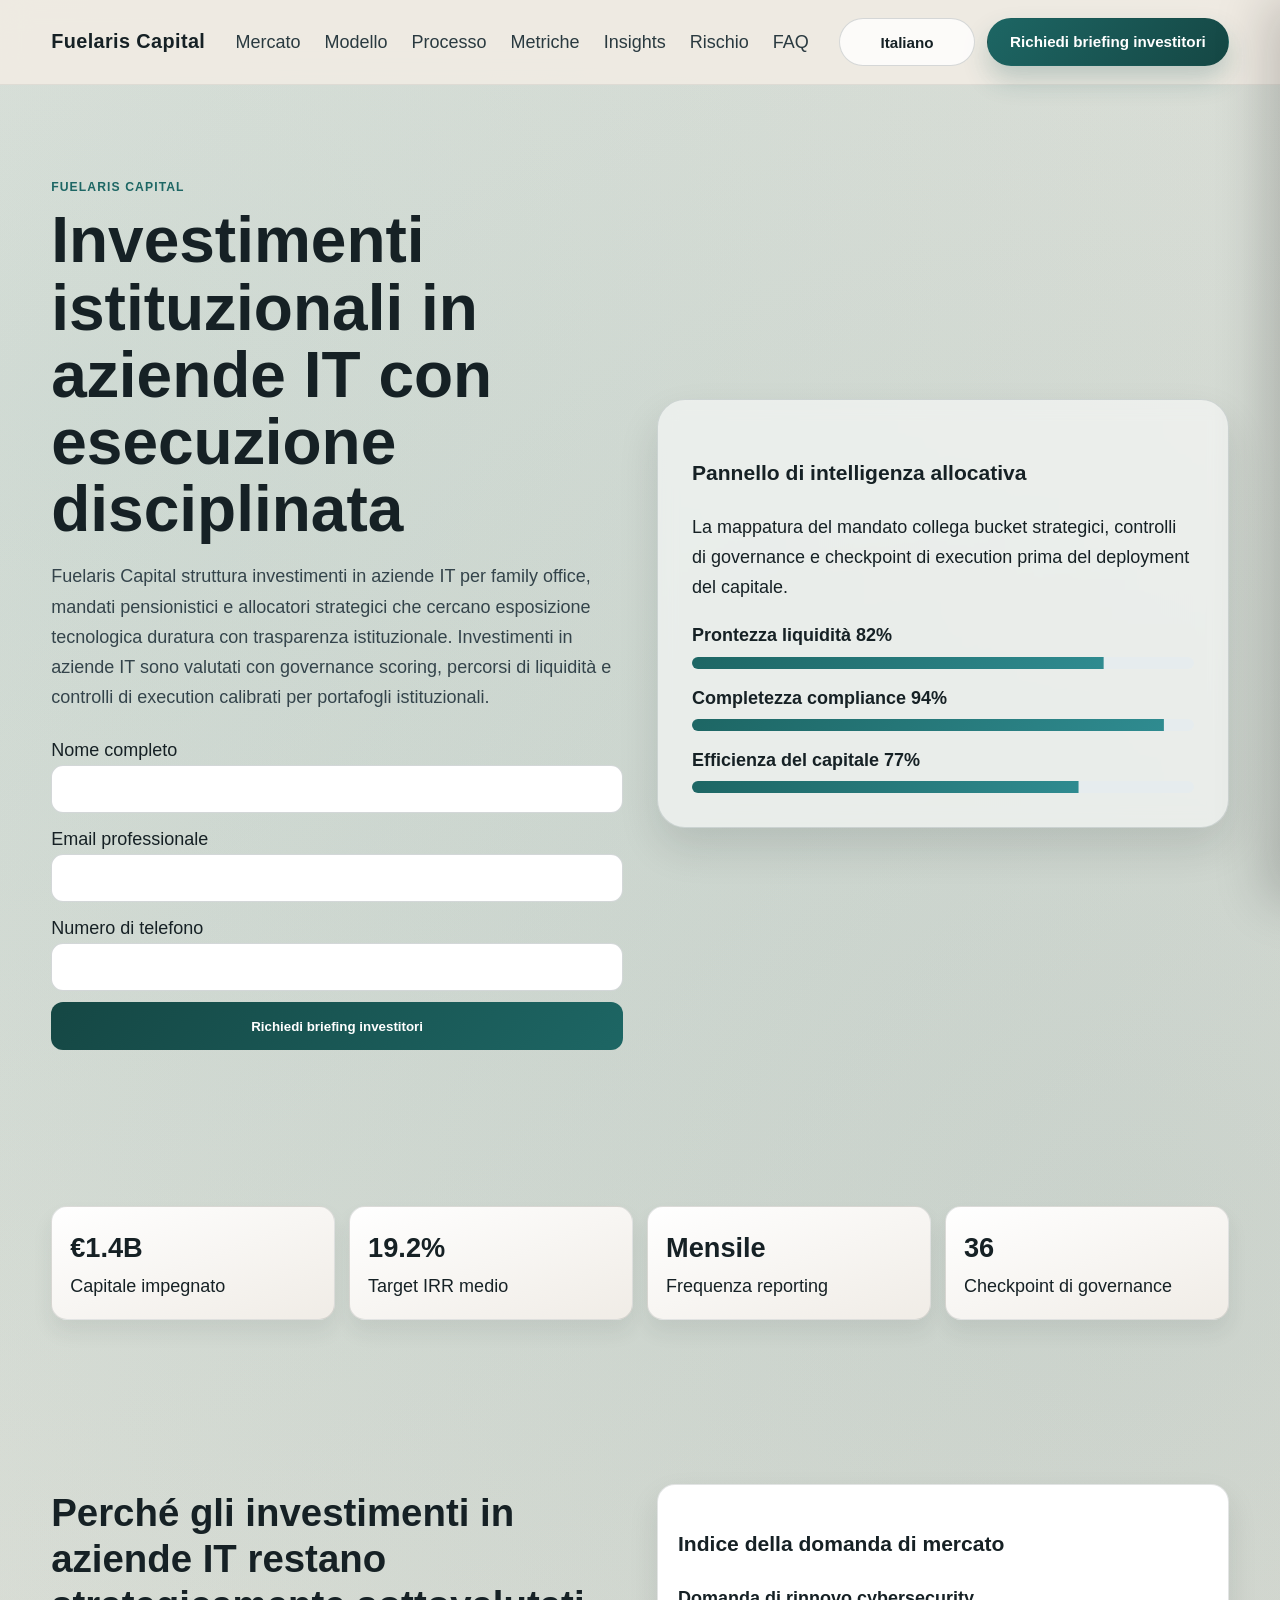
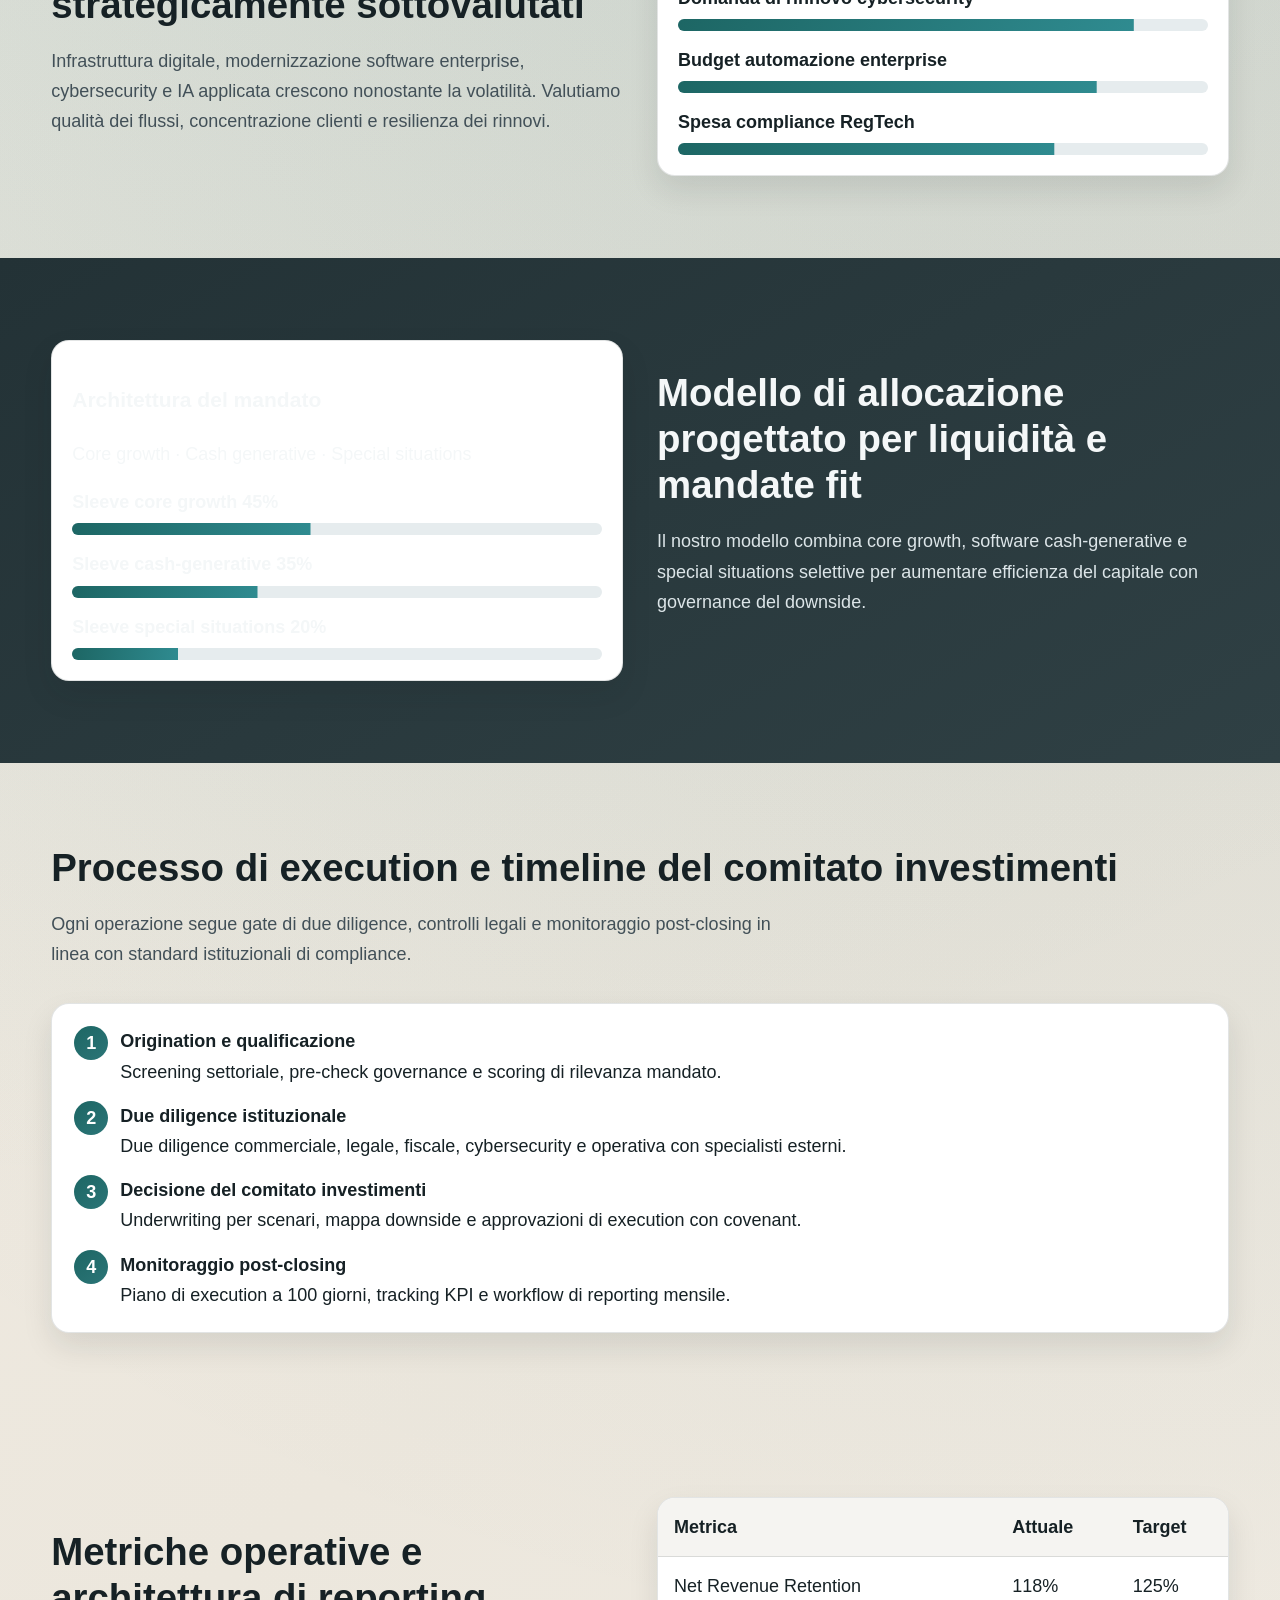
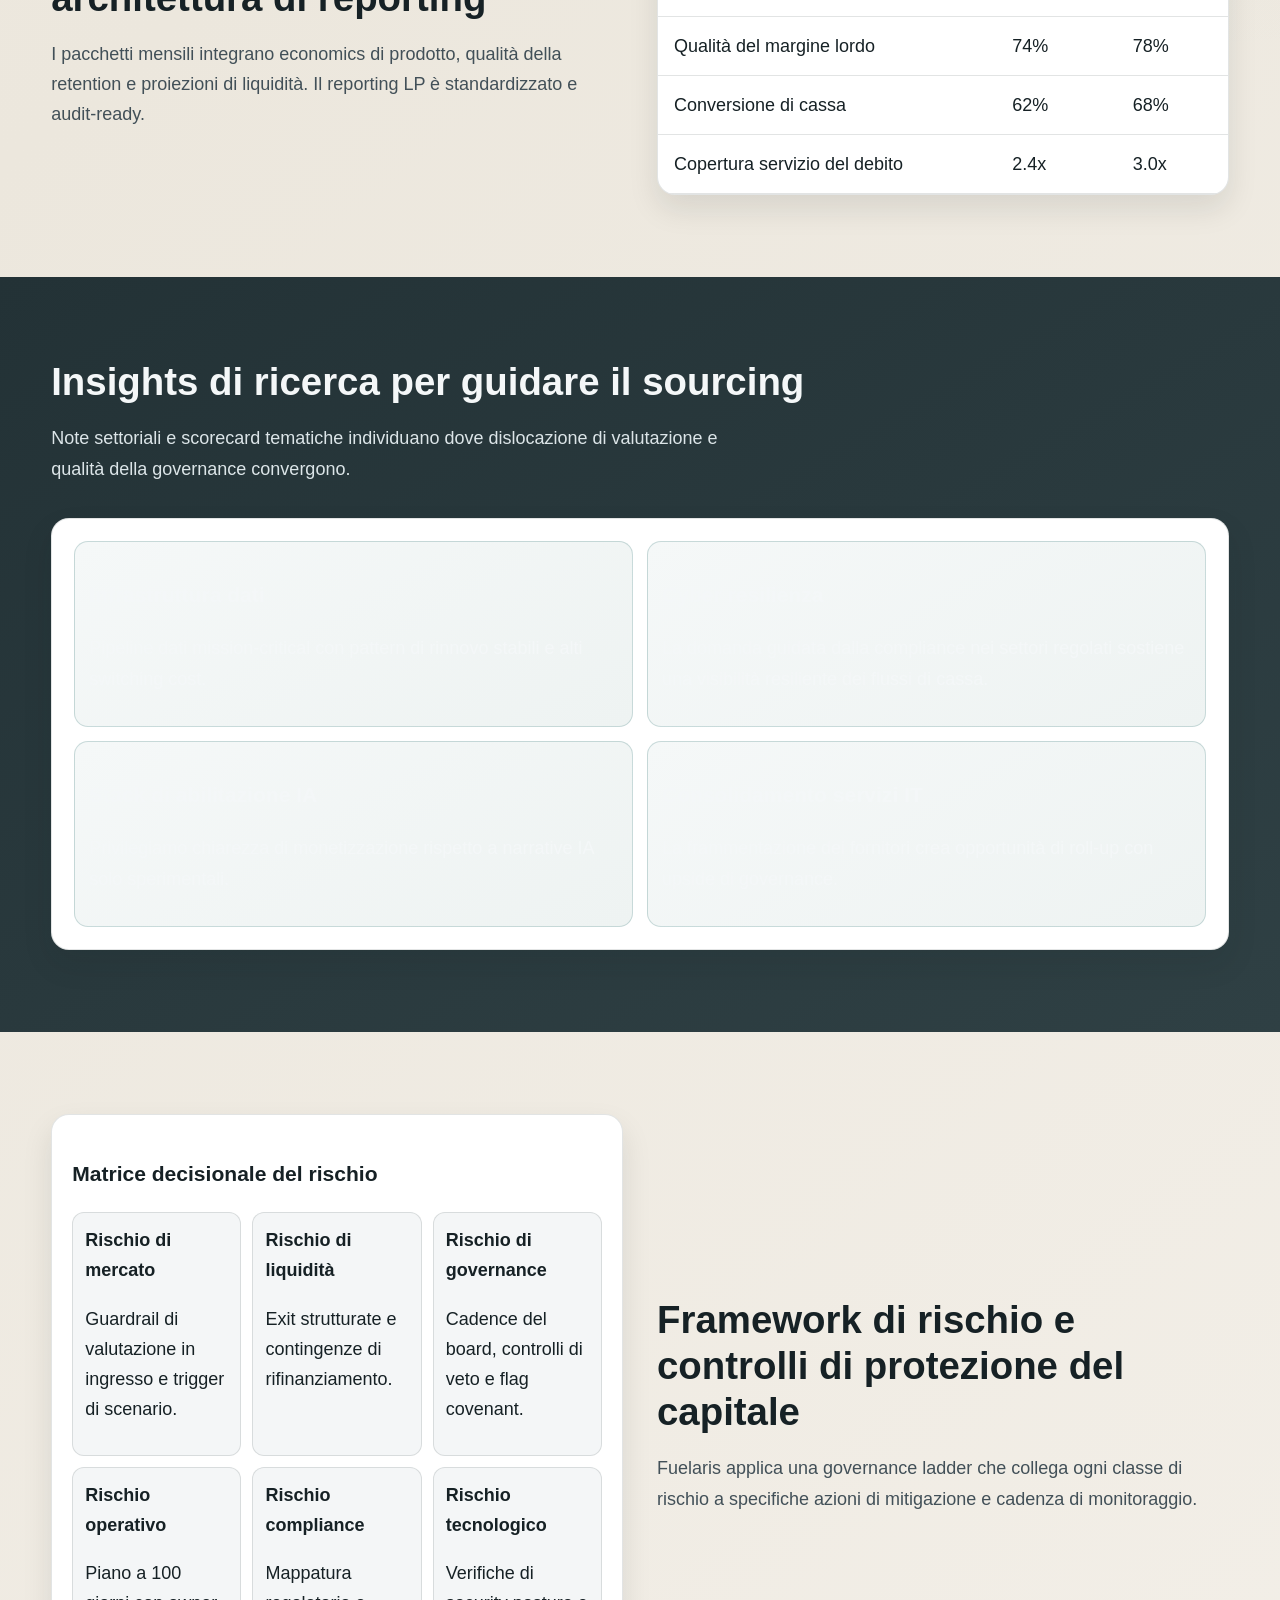
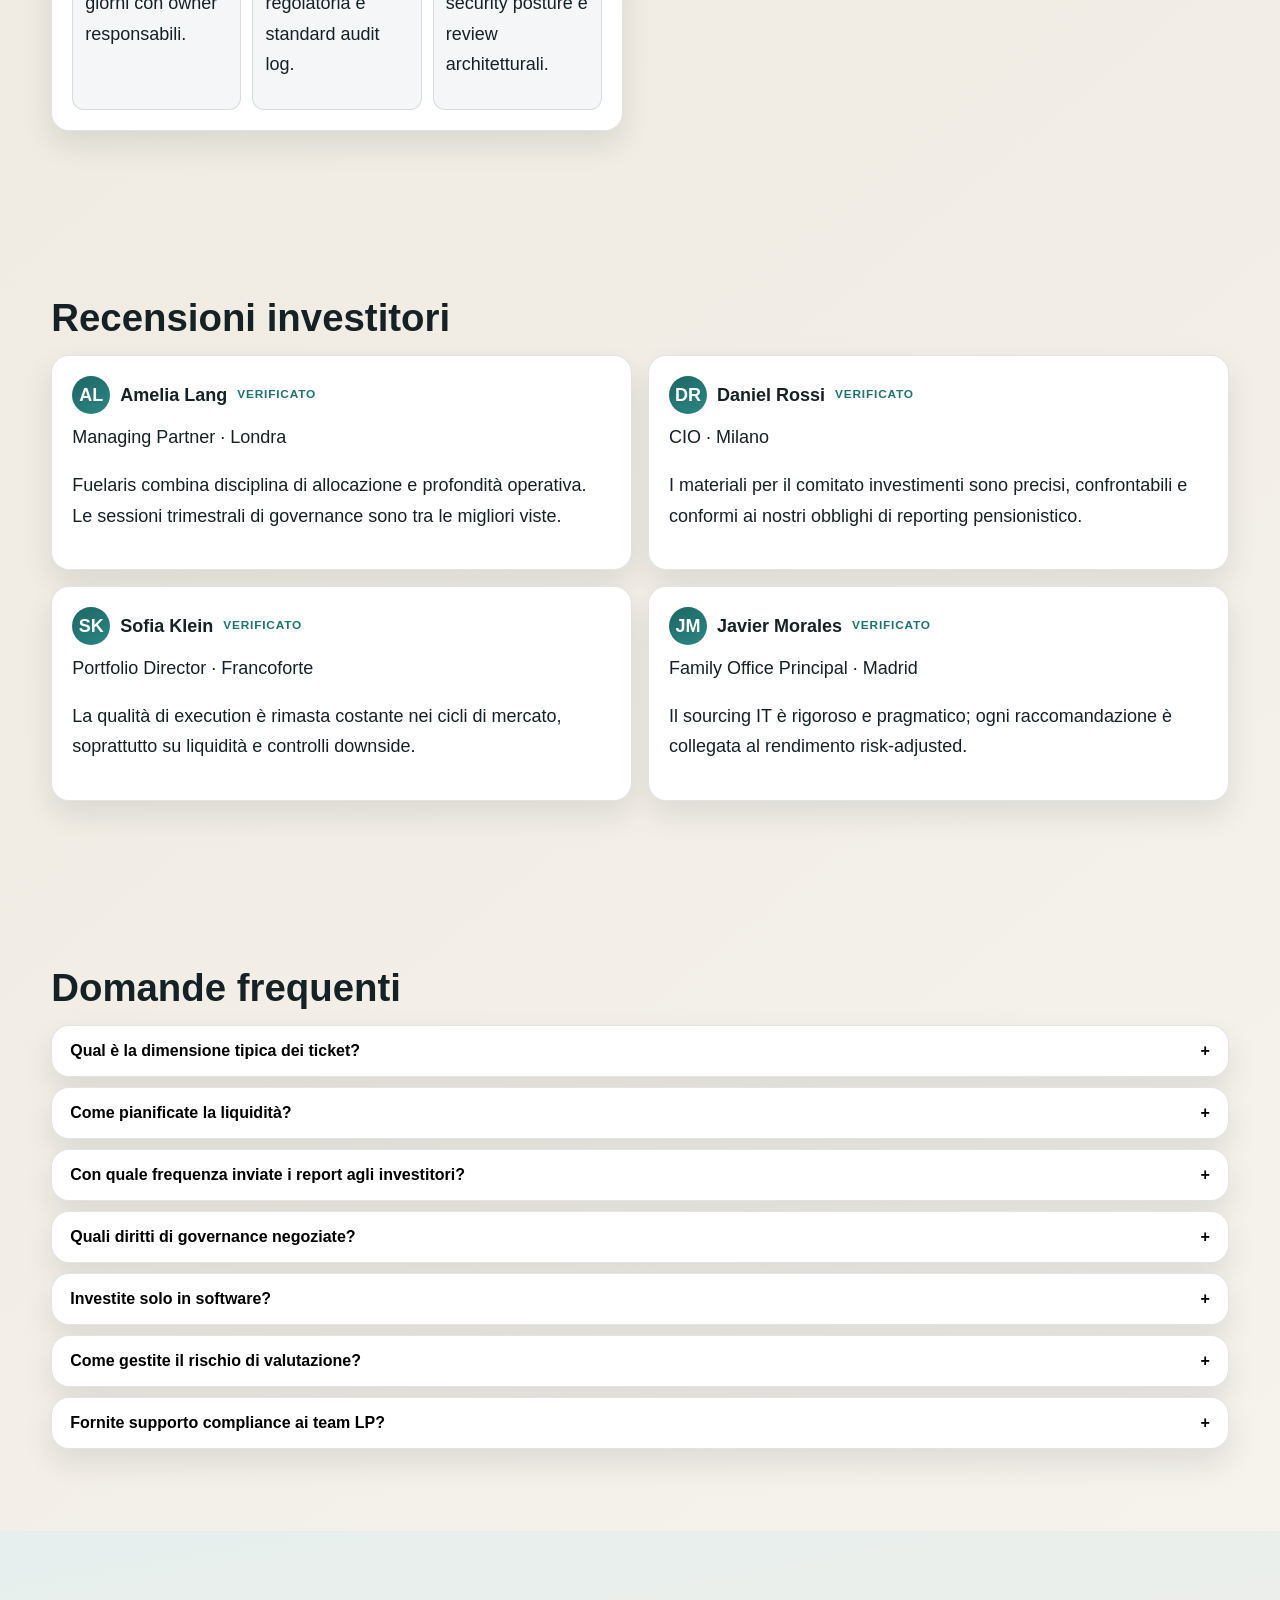
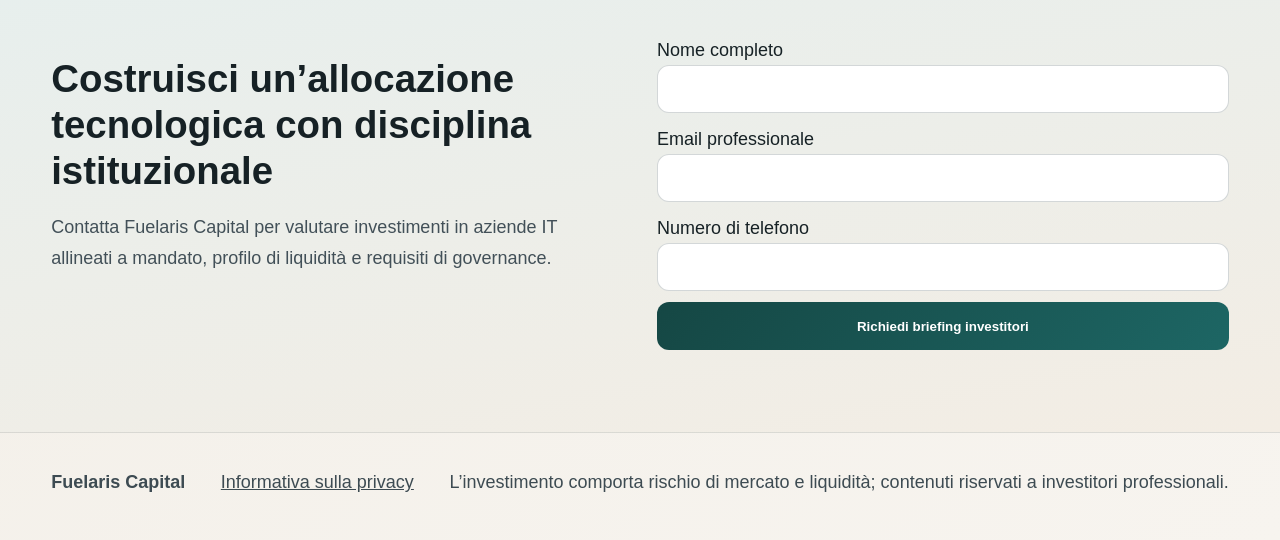
<file: it/index.html>
<!DOCTYPE html>
<html lang="it">
<head>
  <meta charset="UTF-8" />
  <meta name="viewport" content="width=device-width, initial-scale=1" />
  <title>Fuelaris Capital | Investimenti istituzionali in aziende IT</title>
  <meta name="description" content="Fuelaris Capital offre investimenti istituzionali in aziende IT con governance rigorosa, pianificazione della liquidità ed esecuzione risk-adjusted." />
  <link rel="canonical" href="https://fuelariscapital.com/it/index.html" />
  <link rel="alternate" hreflang="en" href="https://fuelariscapital.com/index.html" />
  <link rel="alternate" hreflang="de" href="https://fuelariscapital.com/de/index.html" />
  <link rel="alternate" hreflang="fr" href="https://fuelariscapital.com/fr/index.html" />
  <link rel="alternate" hreflang="es" href="https://fuelariscapital.com/es/index.html" />
  <link rel="alternate" hreflang="it" href="https://fuelariscapital.com/it/index.html" />
  <meta property="og:title" content="Fuelaris Capital | Investimenti istituzionali in aziende IT" />
  <meta property="og:description" content="Fuelaris Capital offre investimenti istituzionali in aziende IT con governance rigorosa, pianificazione della liquidità ed esecuzione risk-adjusted." />
  <meta property="og:type" content="website" />
  <meta property="og:url" content="https://fuelariscapital.com/it/index.html" />
  <meta name="twitter:card" content="summary_large_image" />
  <meta name="twitter:title" content="Fuelaris Capital | Investimenti istituzionali in aziende IT" />
  <meta name="twitter:description" content="Fuelaris Capital offre investimenti istituzionali in aziende IT con governance rigorosa, pianificazione della liquidità ed esecuzione risk-adjusted." />
  <link rel="stylesheet" href="../assets/style.css" />
  <script type="application/ld+json">{"@context":"https://schema.org","@graph":[{"@type":"Organization","name":"Fuelaris Capital","url":"https://fuelariscapital.com"},{"@type":"WebSite","name":"Fuelaris Capital","url":"https://fuelariscapital.com"},{"@type":"FAQPage","mainEntity":[{"@type":"Question","name":"Qual è la dimensione tipica dei ticket?","acceptedAnswer":{"@type":"Answer","text":"Le allocazioni tipiche vanno da 10M€ a 120M€, con sleeve di co-investimento per mandati più ampi."}}, {"@type":"Question","name":"Come pianificate la liquidità?","acceptedAnswer":{"@type":"Answer","text":"Ogni deal include una mappa di liquidità su scenari base, upside e stress con revisione trimestrale."}}, {"@type":"Question","name":"Con quale frequenza inviate i report agli investitori?","acceptedAnswer":{"@type":"Answer","text":"I pacchetti istituzionali vengono distribuiti mensilmente con review approfondite trimestrali."}}, {"@type":"Question","name":"Quali diritti di governance negoziate?","acceptedAnswer":{"@type":"Answer","text":"Ruoli di board observer o board seat, diritti informativi, controlli di veto e percorsi di escalation legati ai covenant."}}]},{"@type":"ItemList","itemListElement":[{"@type":"Review","author":{"@type":"Person","name":"Amelia Lang"},"reviewBody":"Fuelaris combina disciplina di allocazione e profondità operativa. Le sessioni trimestrali di governance sono tra le migliori viste.","reviewRating":{"@type":"Rating","ratingValue":"5"}}, {"@type":"Review","author":{"@type":"Person","name":"Daniel Rossi"},"reviewBody":"I materiali per il comitato investimenti sono precisi, confrontabili e conformi ai nostri obblighi di reporting pensionistico.","reviewRating":{"@type":"Rating","ratingValue":"5"}}]}]}</script>
</head>
<body>
  <header class="site-header">
    <div class="container header-row">
      <a class="brand" href="../index.html">Fuelaris Capital</a>
      <nav class="nav-links" aria-label="Navigazione principale"><a href="#mercato">Mercato</a><a href="#modello">Modello</a><a href="#processo">Processo</a><a href="#metriche">Metriche</a><a href="#insights">Insights</a><a href="#rischio">Rischio</a><a href="#faq">FAQ</a></nav>
      <div class="header-actions">
        <div class="lang-wrap">
          <button class="lang-toggle" aria-expanded="false" aria-label="Seleziona lingua">Italiano</button>
          <div class="lang-menu"><a class="lang-item" href="../index.html"><span class="flag-svg"><svg viewBox="0 0 60 30" xmlns="http://www.w3.org/2000/svg"><clipPath id="a"><path d="M0 0v30h60V0z"/></clipPath><clipPath id="b"><path d="M30 15h30v15zv15H0zH0V0zV0h60z"/></clipPath><g clip-path="url(#a)"><path d="M0 0v30h60V0z" fill="#012169"/><path d="m0 0 60 30m60 0L0 0" stroke="#fff" stroke-width="6"/><path d="m0 0 60 30m60 0L0 0" clip-path="url(#b)" stroke="#C8102E" stroke-width="4"/><path d="M30 0v30M0 15h60" stroke="#fff" stroke-width="10"/><path d="M30 0v30M0 15h60" stroke="#C8102E" stroke-width="6"/></g></svg></span>English</a><a class="lang-item" href="../de/index.html"><span class="flag-svg"><svg viewBox="0 0 5 3" xmlns="http://www.w3.org/2000/svg"><rect width="5" height="3" fill="#ffce00"/><rect width="5" height="2" y="0" fill="#dd0000"/><rect width="5" height="1" y="0" fill="#000"/></svg></span>Deutsch</a><a class="lang-item" href="../fr/index.html"><span class="flag-svg"><svg viewBox="0 0 3 2" xmlns="http://www.w3.org/2000/svg"><rect width="1" height="2" fill="#0055A4"/><rect width="1" height="2" x="1" fill="#fff"/><rect width="1" height="2" x="2" fill="#EF4135"/></svg></span>Français</a><a class="lang-item" href="../es/index.html"><span class="flag-svg"><svg viewBox="0 0 6 4" xmlns="http://www.w3.org/2000/svg"><rect width="6" height="4" fill="#c60b1e"/><rect y="1" width="6" height="2" fill="#ffc400"/></svg></span>Español</a><a class="lang-item" href="../it/index.html"><span class="flag-svg"><svg viewBox="0 0 3 2" xmlns="http://www.w3.org/2000/svg"><rect width="1" height="2" fill="#009246"/><rect width="1" height="2" x="1" fill="#fff"/><rect width="1" height="2" x="2" fill="#ce2b37"/></svg></span>Italiano</a></div>
        </div>
        <a class="cta-btn" href="#lead-final">Richiedi briefing investitori</a>
      </div>
      <button class="burger" aria-expanded="false" aria-label="Menu">☰</button>
    </div>
  </header>

  <div class="drawer-overlay"></div>
  <aside class="mobile-drawer" aria-label="Navigazione mobile">
    <button class="drawer-close" type="button">✕</button>
    <nav class="nav-links" style="display:grid;gap:14px;"><a href="#mercato">Mercato</a><a href="#modello">Modello</a><a href="#processo">Processo</a><a href="#metriche">Metriche</a><a href="#insights">Insights</a><a href="#rischio">Rischio</a><a href="#faq">FAQ</a></nav>
    <div class="lang-wrap">
      <button class="lang-toggle" aria-expanded="false">Italiano</button>
      <div class="lang-menu"><a class="lang-item" href="../index.html"><span class="flag-svg"><svg viewBox="0 0 60 30" xmlns="http://www.w3.org/2000/svg"><clipPath id="a"><path d="M0 0v30h60V0z"/></clipPath><clipPath id="b"><path d="M30 15h30v15zv15H0zH0V0zV0h60z"/></clipPath><g clip-path="url(#a)"><path d="M0 0v30h60V0z" fill="#012169"/><path d="m0 0 60 30m60 0L0 0" stroke="#fff" stroke-width="6"/><path d="m0 0 60 30m60 0L0 0" clip-path="url(#b)" stroke="#C8102E" stroke-width="4"/><path d="M30 0v30M0 15h60" stroke="#fff" stroke-width="10"/><path d="M30 0v30M0 15h60" stroke="#C8102E" stroke-width="6"/></g></svg></span>English</a><a class="lang-item" href="../de/index.html"><span class="flag-svg"><svg viewBox="0 0 5 3" xmlns="http://www.w3.org/2000/svg"><rect width="5" height="3" fill="#ffce00"/><rect width="5" height="2" y="0" fill="#dd0000"/><rect width="5" height="1" y="0" fill="#000"/></svg></span>Deutsch</a><a class="lang-item" href="../fr/index.html"><span class="flag-svg"><svg viewBox="0 0 3 2" xmlns="http://www.w3.org/2000/svg"><rect width="1" height="2" fill="#0055A4"/><rect width="1" height="2" x="1" fill="#fff"/><rect width="1" height="2" x="2" fill="#EF4135"/></svg></span>Français</a><a class="lang-item" href="../es/index.html"><span class="flag-svg"><svg viewBox="0 0 6 4" xmlns="http://www.w3.org/2000/svg"><rect width="6" height="4" fill="#c60b1e"/><rect y="1" width="6" height="2" fill="#ffc400"/></svg></span>Español</a><a class="lang-item" href="../it/index.html"><span class="flag-svg"><svg viewBox="0 0 3 2" xmlns="http://www.w3.org/2000/svg"><rect width="1" height="2" fill="#009246"/><rect width="1" height="2" x="1" fill="#fff"/><rect width="1" height="2" x="2" fill="#ce2b37"/></svg></span>Italiano</a></div>
    </div>
    <a class="cta-btn" href="#lead-final">Richiedi briefing investitori</a>
  </aside>

  <main>
    <section class="hero">
      <div class="container grid-2">
        <div class="reveal">
          <div class="eyebrow">Fuelaris Capital</div>
          <h1>Investimenti istituzionali in aziende IT con esecuzione disciplinata</h1>
          <p class="lead">Fuelaris Capital struttura investimenti in aziende IT per family office, mandati pensionistici e allocatori strategici che cercano esposizione tecnologica duratura con trasparenza istituzionale. Investimenti in aziende IT sono valutati con governance scoring, percorsi di liquidità e controlli di execution calibrati per portafogli istituzionali.</p>
          <form class="lead-form" aria-label="Modulo lead hero">
            <label>Nome completo<input type="text" required></label>
            <label>Email professionale<input type="email" required></label>
            <label>Numero di telefono<input type="tel" required></label>
            <button type="submit">Richiedi briefing investitori</button>
          </form>
        </div>
        <div class="hero-card reveal">
          <h3>Pannello di intelligenza allocativa</h3>
          <p>La mappatura del mandato collega bucket strategici, controlli di governance e checkpoint di execution prima del deployment del capitale.</p>
          <div class="bar-group">
            <div class="bar-row"><span>Prontezza liquidità 82%</span><div class="bar"><i style="--w:.82"></i></div></div>
            <div class="bar-row"><span>Completezza compliance 94%</span><div class="bar"><i style="--w:.94"></i></div></div>
            <div class="bar-row"><span>Efficienza del capitale 77%</span><div class="bar"><i style="--w:.77"></i></div></div>
          </div>
        </div>
      </div>
    </section>

    <section class="section">
      <div class="container kpi-strip reveal">
        <div class="kpi"><strong>€1.4B</strong>Capitale impegnato</div>
        <div class="kpi"><strong>19.2%</strong>Target IRR medio</div>
        <div class="kpi"><strong>Mensile</strong>Frequenza reporting</div>
        <div class="kpi"><strong>36</strong>Checkpoint di governance</div>
      </div>
    </section>

    <section id="mercato" class="section">
      <div class="container grid-2">
        <div class="reveal"><h2>Perché gli investimenti in aziende IT restano strategicamente sottovalutati</h2><p class="section-intro">Infrastruttura digitale, modernizzazione software enterprise, cybersecurity e IA applicata crescono nonostante la volatilità. Valutiamo qualità dei flussi, concentrazione clienti e resilienza dei rinnovi.</p></div>
        <div class="visual-card reveal" style="padding:20px;"><h3>Indice della domanda di mercato</h3><div class="bar-group"><div class="bar-row"><span>Domanda di rinnovo cybersecurity</span><div class="bar"><i style="--w:.86"></i></div></div><div class="bar-row"><span>Budget automazione enterprise</span><div class="bar"><i style="--w:.79"></i></div></div><div class="bar-row"><span>Spesa compliance RegTech</span><div class="bar"><i style="--w:.71"></i></div></div></div></div>
      </div>
    </section>

    <section id="modello" class="section dark-section">
      <div class="container grid-2">
        <div class="compare-panel reveal" style="padding:20px;"><h3>Architettura del mandato</h3><p>Core growth · Cash generative · Special situations</p><div class="bar-group"><div class="bar-row"><span>Sleeve core growth 45%</span><div class="bar"><i style="--w:.45"></i></div></div><div class="bar-row"><span>Sleeve cash-generative 35%</span><div class="bar"><i style="--w:.35"></i></div></div><div class="bar-row"><span>Sleeve special situations 20%</span><div class="bar"><i style="--w:.20"></i></div></div></div></div>
        <div class="reveal"><h2>Modello di allocazione progettato per liquidità e mandate fit</h2><p class="section-intro">Il nostro modello combina core growth, software cash-generative e special situations selettive per aumentare efficienza del capitale con governance del downside.</p></div>
      </div>
    </section>

    <section id="processo" class="section">
      <div class="container">
        <h2>Processo di execution e timeline del comitato investimenti</h2><p class="section-intro">Ogni operazione segue gate di due diligence, controlli legali e monitoraggio post-closing in linea con standard istituzionali di compliance.</p>
        <div class="timeline reveal">
          <div class="step"><b>1</b><div><strong>Origination e qualificazione</strong><div>Screening settoriale, pre-check governance e scoring di rilevanza mandato.</div></div></div>
          <div class="step"><b>2</b><div><strong>Due diligence istituzionale</strong><div>Due diligence commerciale, legale, fiscale, cybersecurity e operativa con specialisti esterni.</div></div></div>
          <div class="step"><b>3</b><div><strong>Decisione del comitato investimenti</strong><div>Underwriting per scenari, mappa downside e approvazioni di execution con covenant.</div></div></div>
          <div class="step"><b>4</b><div><strong>Monitoraggio post-closing</strong><div>Piano di execution a 100 giorni, tracking KPI e workflow di reporting mensile.</div></div></div>
        </div>
      </div>
    </section>

    <section id="metriche" class="section">
      <div class="container grid-2">
        <div class="reveal"><h2>Metriche operative e architettura di reporting</h2><p class="section-intro">I pacchetti mensili integrano economics di prodotto, qualità della retention e proiezioni di liquidità. Il reporting LP è standardizzato e audit-ready.</p></div>
        <div class="metric-table reveal"><table><thead><tr><th>Metrica</th><th>Attuale</th><th>Target</th></tr></thead><tbody><tr><td>Net Revenue Retention</td><td>118%</td><td>125%</td></tr><tr><td>Qualità del margine lordo</td><td>74%</td><td>78%</td></tr><tr><td>Conversione di cassa</td><td>62%</td><td>68%</td></tr><tr><td>Copertura servizio del debito</td><td>2.4x</td><td>3.0x</td></tr></tbody></table></div>
      </div>
    </section>

    <section id="insights" class="section dark-section">
      <div class="container">
        <h2>Insights di ricerca per guidare il sourcing</h2><p class="section-intro">Note settoriali e scorecard tematiche individuano dove dislocazione di valutazione e qualità della governance convergono.</p>
        <div class="insight-grid reveal">
          <article class="insight"><h3>Infrastruttura dati</h3><p>Pipeline dati mission-critical con pattern di rinnovo stabili e alti switching cost.</p></article>
          <article class="insight"><h3>Cyber resilienza</h3><p>La domanda guidata dalla compliance nei settori regolati sostiene una visibilità resiliente dei flussi di cassa.</p></article>
          <article class="insight"><h3>Stack di abilitazione IA</h3><p>Privilegiamo chiarezza di monetizzazione rispetto a narrative IA solo sperimentali.</p></article>
          <article class="insight"><h3>Consolidamento servizi IT</h3><p>La frammentazione dei fornitori crea opportunità di roll-up con upside di governance.</p></article>
        </div>
      </div>
    </section>

    <section id="rischio" class="section">
      <div class="container grid-2">
        <div class="risk-matrix reveal"><h3>Matrice decisionale del rischio</h3><div class="matrix"><div><strong>Rischio di mercato</strong><p>Guardrail di valutazione in ingresso e trigger di scenario.</p></div><div><strong>Rischio di liquidità</strong><p>Exit strutturate e contingenze di rifinanziamento.</p></div><div><strong>Rischio di governance</strong><p>Cadence del board, controlli di veto e flag covenant.</p></div><div><strong>Rischio operativo</strong><p>Piano a 100 giorni con owner responsabili.</p></div><div><strong>Rischio compliance</strong><p>Mappatura regolatoria e standard audit log.</p></div><div><strong>Rischio tecnologico</strong><p>Verifiche di security posture e review architetturali.</p></div></div></div>
        <div class="reveal"><h2>Framework di rischio e controlli di protezione del capitale</h2><p class="section-intro">Fuelaris applica una governance ladder che collega ogni classe di rischio a specifiche azioni di mitigazione e cadenza di monitoraggio.</p></div>
      </div>
    </section>

    <section class="section">
      <div class="container">
        <h2>Recensioni investitori</h2>
        <div class="reviews"><article class="review-card reveal"><div class="review-head"><span class="avatar">AL</span><strong>Amelia Lang</strong><span class="verified">VERIFICATO</span></div><div>Managing Partner · Londra</div><p>Fuelaris combina disciplina di allocazione e profondità operativa. Le sessioni trimestrali di governance sono tra le migliori viste.</p></article><article class="review-card reveal"><div class="review-head"><span class="avatar">DR</span><strong>Daniel Rossi</strong><span class="verified">VERIFICATO</span></div><div>CIO · Milano</div><p>I materiali per il comitato investimenti sono precisi, confrontabili e conformi ai nostri obblighi di reporting pensionistico.</p></article><article class="review-card reveal"><div class="review-head"><span class="avatar">SK</span><strong>Sofia Klein</strong><span class="verified">VERIFICATO</span></div><div>Portfolio Director · Francoforte</div><p>La qualità di execution è rimasta costante nei cicli di mercato, soprattutto su liquidità e controlli downside.</p></article><article class="review-card reveal"><div class="review-head"><span class="avatar">JM</span><strong>Javier Morales</strong><span class="verified">VERIFICATO</span></div><div>Family Office Principal · Madrid</div><p>Il sourcing IT è rigoroso e pragmatico; ogni raccomandazione è collegata al rendimento risk-adjusted.</p></article></div>
      </div>
    </section>

    <section id="faq" class="section">
      <div class="container">
        <h2>Domande frequenti</h2>
        <div class="faq-list"><div class="faq-item reveal"><button class="faq-q" type="button">Qual è la dimensione tipica dei ticket?<span>+</span></button><div class="faq-answer">Le allocazioni tipiche vanno da 10M€ a 120M€, con sleeve di co-investimento per mandati più ampi.</div></div><div class="faq-item reveal"><button class="faq-q" type="button">Come pianificate la liquidità?<span>+</span></button><div class="faq-answer">Ogni deal include una mappa di liquidità su scenari base, upside e stress con revisione trimestrale.</div></div><div class="faq-item reveal"><button class="faq-q" type="button">Con quale frequenza inviate i report agli investitori?<span>+</span></button><div class="faq-answer">I pacchetti istituzionali vengono distribuiti mensilmente con review approfondite trimestrali.</div></div><div class="faq-item reveal"><button class="faq-q" type="button">Quali diritti di governance negoziate?<span>+</span></button><div class="faq-answer">Ruoli di board observer o board seat, diritti informativi, controlli di veto e percorsi di escalation legati ai covenant.</div></div><div class="faq-item reveal"><button class="faq-q" type="button">Investite solo in software?<span>+</span></button><div class="faq-answer">No. Investiamo anche in data infrastructure, cybersecurity e servizi IT critici.</div></div><div class="faq-item reveal"><button class="faq-q" type="button">Come gestite il rischio di valutazione?<span>+</span></button><div class="faq-answer">Unendo disciplina di ingresso, underwriting per scenari e deployment graduale del capitale.</div></div><div class="faq-item reveal"><button class="faq-q" type="button">Fornite supporto compliance ai team LP?<span>+</span></button><div class="faq-answer">Sì, con documentazione audit-ready e reporting standardizzato in linea con i requisiti LP.</div></div></div>
      </div>
    </section>

    <section id="lead-final" class="section final-cta">
      <div class="container grid-2">
        <div class="reveal"><h2>Costruisci un’allocazione tecnologica con disciplina istituzionale</h2><p class="section-intro">Contatta Fuelaris Capital per valutare investimenti in aziende IT allineati a mandato, profilo di liquidità e requisiti di governance.</p></div>
        <form class="lead-form reveal" aria-label="Modulo lead finale">
          <label>Nome completo<input type="text" required></label>
          <label>Email professionale<input type="email" required></label>
          <label>Numero di telefono<input type="tel" required></label>
          <button type="submit">Richiedi briefing investitori</button>
        </form>
      </div>
    </section>
  </main>

  <footer>
    <div class="container footer-row">
      <strong>Fuelaris Capital</strong>
      <a href="#" class="privacy-link" data-open-privacy>Informativa sulla privacy</a>
      <span>L’investimento comporta rischio di mercato e liquidità; contenuti riservati a investitori professionali.</span>
    </div>
  </footer>

  <div class="modal" role="dialog" aria-modal="true" aria-label="Informativa sulla privacy">
    <div class="modal-box">
      <div class="modal-header"><strong>Informativa sulla privacy</strong> <button class="modal-close-x" style="float:right;" data-close-modal aria-label="Chiudi">✕</button></div>
      <div class="modal-scroll modal-content"><h4>Introduzione</h4><p>Fuelaris Capital tratta dati personali solo per comunicazioni con investitori, onboarding e obblighi normativi.</p><h4>Raccolta dati</h4><p>Raccogliamo contatti, storico comunicazioni, preferenze di mandato e dati di verifica professionale.</p><h4>Base giuridica</h4><p>Il trattamento si basa su legittimo interesse, necessità contrattuale e normative finanziarie applicabili.</p><h4>Cookie</h4><p>I cookie essenziali supportano sessioni sicure; i cookie analitici sono limitati e non invasivi.</p><h4>Conservazione</h4><p>I dati sono conservati solo per i periodi previsti dalla legge e poi eliminati o anonimizzati.</p><h4>Condivisione con terze parti</h4><p>Condividiamo dati con fornitori regolamentati, revisori e consulenti legali sotto controlli stringenti.</p><h4>Sicurezza</h4><p>Crittografia, segmentazione degli accessi e monitoraggio continuo proteggono sistemi e record investitori.</p><h4>Diritti degli utenti</h4><p>Puoi richiedere accesso, rettifica, portabilità, limitazione o cancellazione nei limiti di legge.</p><h4>Trasferimenti internazionali</h4><p>I trasferimenti transfrontalieri avvengono con salvaguardie contrattuali e meccanismi di adeguatezza.</p><h4>Disclosure rischio di settore</h4><p>Le comunicazioni di investimento possono includere dichiarazioni previsionali e scenari di rischio di mercato.</p><h4>Contatto</h4><p>Richieste privacy: privacy@fuelariscapital.com</p></div>
      <div class="modal-footer"><button class="modal-close-btn" data-close-modal>Chiudi</button></div>
    </div>
  </div>
  <script src="../assets/app.js" defer></script>
</body>
</html>
</file>
<file: assets/style.css>
:root {
  --bg-main: #f3ede4;
  --bg-soft: #ebe6dc;
  --bg-neutral: #f8f4ee;
  --bg-dark: #233236;
  --bg-dark-soft: #2f4044;
  --text-main: #162125;
  --text-soft: #425058;
  --text-light: #f4f7f8;
  --accent: #1d6664;
  --accent-2: #288987;
  --border: rgba(22, 33, 37, 0.12);
  --shadow: 0 20px 40px rgba(16, 24, 28, 0.12);
  --radius: 18px;
  --btn-height: 48px;
}

* { box-sizing: border-box; }
html, body { margin: 0; padding: 0; }
body {
  font-family: "Inter", "Segoe UI", sans-serif;
  background:
    radial-gradient(circle at 8% 6%, rgba(40, 137, 135, 0.14), transparent 36%),
    radial-gradient(circle at 88% 18%, rgba(26, 83, 92, 0.12), transparent 35%),
    linear-gradient(140deg, #f4eee6 0%, #ece7dd 42%, #f7f4ef 100%);
  color: var(--text-main);
  font-size: 18px;
  line-height: 1.68;
}
body::before {
  content: "";
  position: fixed;
  inset: 0;
  pointer-events: none;
  opacity: 0.05;
  background-image: radial-gradient(#000 0.6px, transparent 0.6px);
  background-size: 4px 4px;
}
a { color: inherit; text-decoration: none; }
p, li, label, .faq-answer, .modal-content, footer { font-size: 18px; line-height: 1.68; }

.container { width: min(1180px, 92%); margin: 0 auto; }
.section { padding: 82px 0; position: relative; }
.section h2 { font-size: clamp(1.8rem, 3vw, 2.6rem); margin: 0 0 14px; line-height: 1.2; }
.section-intro { max-width: 720px; color: var(--text-soft); margin-bottom: 34px; }
.grid-2 { display: grid; grid-template-columns: 1fr 1fr; gap: 34px; align-items: center; }
.centered { text-align: center; }

.site-header {
  position: sticky; top: 0; z-index: 90;
  backdrop-filter: blur(14px);
  background: rgba(243, 237, 228, 0.82);
  border-bottom: 1px solid rgba(22, 33, 37, 0.07);
}
.header-row { display: flex; justify-content: space-between; align-items: center; gap: 18px; min-height: 84px; }
.brand { font-size: 1.24rem; font-weight: 700; letter-spacing: 0.02em; }
.nav-links { display: flex; gap: 24px; align-items: center; font-weight: 500; color: #2a3a40; }
.nav-links a { position: relative; }
.nav-links a::after { content: ""; position: absolute; left: 0; bottom: -6px; width: 0; height: 2px; background: var(--accent); transition: width .25s; }
.nav-links a:hover::after { width: 100%; }

.header-actions { display: flex; align-items: center; gap: 12px; }
.cta-btn, .lang-toggle {
  height: var(--btn-height);
  border-radius: 999px;
  padding: 0 22px;
  font-size: 0.95rem;
  font-weight: 600;
  display: inline-flex;
  align-items: center;
  justify-content: center;
  border: 1px solid transparent;
}
.cta-btn {
  background: linear-gradient(130deg, var(--accent), #154744);
  color: #fff;
  box-shadow: 0 14px 26px rgba(24, 89, 88, 0.24);
}
.lang-wrap { position: relative; }
.lang-toggle {
  background: rgba(255, 255, 255, 0.78);
  border-color: rgba(18, 36, 42, 0.16);
  color: var(--text-main);
  min-width: 136px;
}
.lang-menu {
  position: absolute; right: 0; top: calc(100% + 10px); width: 232px;
  background: #ffffff; border: 1px solid var(--border); border-radius: 14px;
  box-shadow: var(--shadow); padding: 8px; display: none;
}
.lang-menu.open { display: block; }
.lang-item { display: flex; align-items: center; gap: 10px; padding: 10px 11px; border-radius: 10px; }
.lang-item:hover { background: #f4f6f8; }
.flag-svg { width: 21px; height: 15px; display: inline-flex; border-radius: 2px; overflow: hidden; box-shadow: 0 0 0 1px rgba(0,0,0,0.12); }

.burger { display: none; width: 44px; height: 44px; border-radius: 12px; border: 1px solid var(--border); background: #fff; }
.mobile-drawer {
  position: fixed; inset: 0 0 0 auto; width: min(84vw, 360px); background: #fcfaf7; z-index: 120;
  transform: translateX(102%); transition: transform .3s ease; box-shadow: -20px 0 50px rgba(10, 10, 10, 0.2);
  padding: 22px; display: flex; flex-direction: column; gap: 18px;
}
.mobile-drawer.open { transform: translateX(0); }
.drawer-overlay { position: fixed; inset: 0; background: rgba(12, 19, 20, 0.42); z-index: 110; opacity: 0; visibility: hidden; transition: .3s; }
.drawer-overlay.show { opacity: 1; visibility: visible; }
.no-scroll { overflow: hidden; }

.hero {
  padding: 92px 0 74px;
}
.hero-card {
  background: rgba(255, 255, 255, 0.56);
  border: 1px solid rgba(23, 51, 56, 0.14);
  border-radius: 28px;
  box-shadow: var(--shadow);
  backdrop-filter: blur(9px);
  padding: 34px;
}
.eyebrow { font-weight: 600; letter-spacing: 0.09em; text-transform: uppercase; color: var(--accent); font-size: 0.76rem; }
h1 { font-size: clamp(2.1rem, 5vw, 4rem); line-height: 1.05; margin: 10px 0 15px; }
.lead { max-width: 640px; color: #34444b; }

.lead-form { display: grid; gap: 11px; margin-top: 22px; }
.lead-form input {
  width: 100%; border: 1px solid rgba(16, 36, 41, 0.18); border-radius: 12px; padding: 14px 14px;
  font-size: 1rem; background: #fff;
}
.lead-form button { width: 100%; height: var(--btn-height); border: 0; border-radius: 12px; background: linear-gradient(130deg,#154744,#1d6664); color: #fff; font-weight: 600; }

.kpi-strip { display: grid; grid-template-columns: repeat(4, 1fr); gap: 14px; }
.kpi {
  background: linear-gradient(160deg, #fff, #f0ece6);
  padding: 18px; border-radius: 16px; border: 1px solid var(--border);
  box-shadow: 0 12px 20px rgba(35, 50, 54, 0.08);
}
.kpi strong { display: block; font-size: 1.7rem; }

.visual-card, .metric-table, .compare-panel, .timeline, .risk-matrix, .insight-grid, .review-card, .faq-item {
  background: #fff;
  border: 1px solid var(--border);
  border-radius: var(--radius);
  box-shadow: 0 14px 30px rgba(18, 25, 28, 0.1);
}
.bar-group { display: grid; gap: 14px; }
.bar-row span { display: block; font-weight: 600; margin-bottom: 6px; }
.bar {
  width: 100%; height: 12px; border-radius: 99px; background: #e6ecee; overflow: hidden;
}
.bar > i { display: block; height: 100%; background: linear-gradient(120deg, #1d6664, #2f8b90); transform: scaleX(0); transform-origin: left; transition: transform 1s ease; }
.revealed .bar > i { transform: scaleX(var(--w)); }

.dark-section {
  background: linear-gradient(150deg, #233236, #2f4044);
  color: var(--text-light);
}
.dark-section .section-intro { color: #dce5e8; }
.dark-section .visual-card, .dark-section .timeline, .dark-section .risk-matrix { background: rgba(255,255,255,0.06); border-color: rgba(255,255,255,0.2); color: #f4f7f8; }

.timeline { padding: 22px; display: grid; gap: 14px; }
.step { display: grid; grid-template-columns: 34px 1fr; gap: 12px; align-items: start; }
.step b { width: 34px; height: 34px; display: grid; place-items: center; border-radius: 50%; background: linear-gradient(140deg, #1d6664, #2b7577); color:#fff; }

.metric-table { overflow: hidden; }
.metric-table table { width: 100%; border-collapse: collapse; }
.metric-table th, .metric-table td { padding: 14px 16px; text-align: left; border-bottom: 1px solid var(--border); }
.metric-table th { background: #f5f4f1; }

.insight-grid { padding: 22px; display: grid; grid-template-columns: repeat(2,1fr); gap: 14px; }
.insight { background: linear-gradient(150deg, #f5f8f8, #eef3f2); border-radius: 14px; padding: 14px; border: 1px solid rgba(29,102,100,.2); }

.risk-matrix { padding: 20px; }
.matrix { display: grid; grid-template-columns: repeat(3,1fr); gap: 11px; }
.matrix div { background: #f4f6f7; border-radius: 12px; padding: 12px; border: 1px solid var(--border); }

.reviews { display: grid; grid-template-columns: repeat(2,1fr); gap: 16px; }
.review-card { padding: 20px; }
.review-head { display: flex; align-items: center; gap: 10px; margin-bottom: 8px; }
.avatar { width: 38px; height: 38px; border-radius: 50%; background: linear-gradient(145deg,#1d6664,#2a8784); color: #fff; display:grid; place-items:center; font-weight:700; }
.verified { font-size: .74rem; color: #1c736f; font-weight: 700; letter-spacing: .07em; }

.faq-list { display: grid; gap: 10px; }
.faq-item { padding: 0; overflow: hidden; }
.faq-q { width: 100%; border: 0; background: transparent; text-align: left; padding: 16px 18px; font-size: 1rem; font-weight: 600; display: flex; justify-content: space-between; }
.faq-answer { max-height: 0; overflow: hidden; padding: 0 18px; color: var(--text-soft); transition: max-height .35s ease, padding .35s ease; }
.faq-item.open .faq-answer { max-height: 220px; padding: 0 18px 16px; }

.final-cta { background: linear-gradient(170deg, #e6efee, #f3ede4); }

footer { padding: 34px 0 42px; border-top: 1px solid var(--border); color: #3d4b52; }
.footer-row { display: flex; justify-content: space-between; gap: 20px; flex-wrap: wrap; }
.privacy-link { text-decoration: underline; }

.modal {
  position: fixed; inset: 0; z-index: 130; display: none; place-items: center;
  background: rgba(5, 12, 13, 0.55);
}
.modal.open { display: grid; }
.modal-box {
  width: min(900px, 92%); max-height: 86vh; display: grid; grid-template-rows: auto 1fr auto;
  background: #fff; border-radius: 18px; border: 1px solid var(--border); box-shadow: var(--shadow);
}
.modal-header, .modal-footer { padding: 16px 18px; border-bottom: 1px solid var(--border); }
.modal-footer { border-bottom: 0; border-top: 1px solid var(--border); display: flex; justify-content: flex-start; }
.modal-close-x, .modal-close-btn { border: 1px solid var(--border); background: #f4f4f2; border-radius: 10px; padding: 10px 14px; }
.modal-scroll { padding: 18px; overflow: auto; }

.reveal { opacity: 0; transform: translateY(18px); transition: opacity .55s ease, transform .55s ease; }
.reveal.revealed { opacity: 1; transform: translateY(0); }

@media (max-width: 900px) {
  .nav-links, .header-actions > .cta-btn, .header-actions > .lang-wrap { display: none; }
  .burger { display: inline-grid; place-items: center; }
  .grid-2, .kpi-strip, .reviews, .insight-grid { grid-template-columns: 1fr; }
  .matrix { grid-template-columns: 1fr; }
}
</file>
